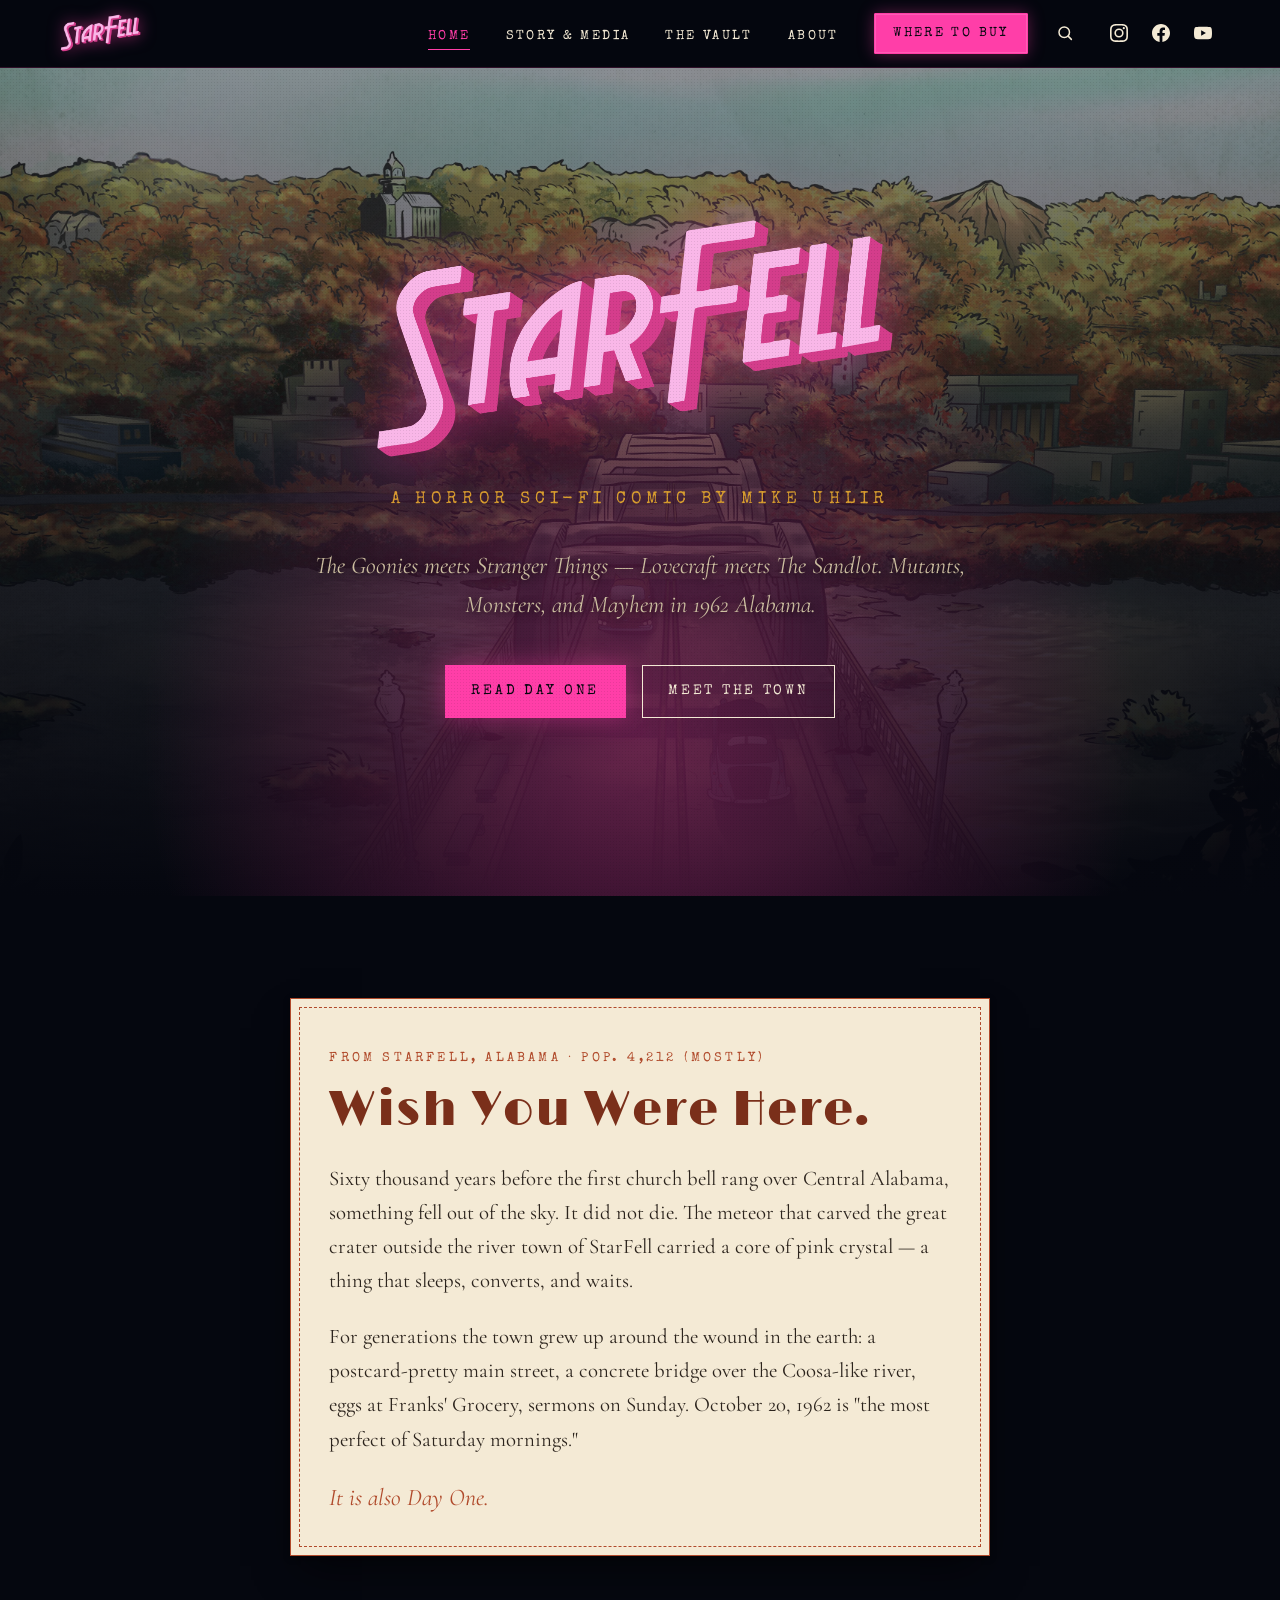
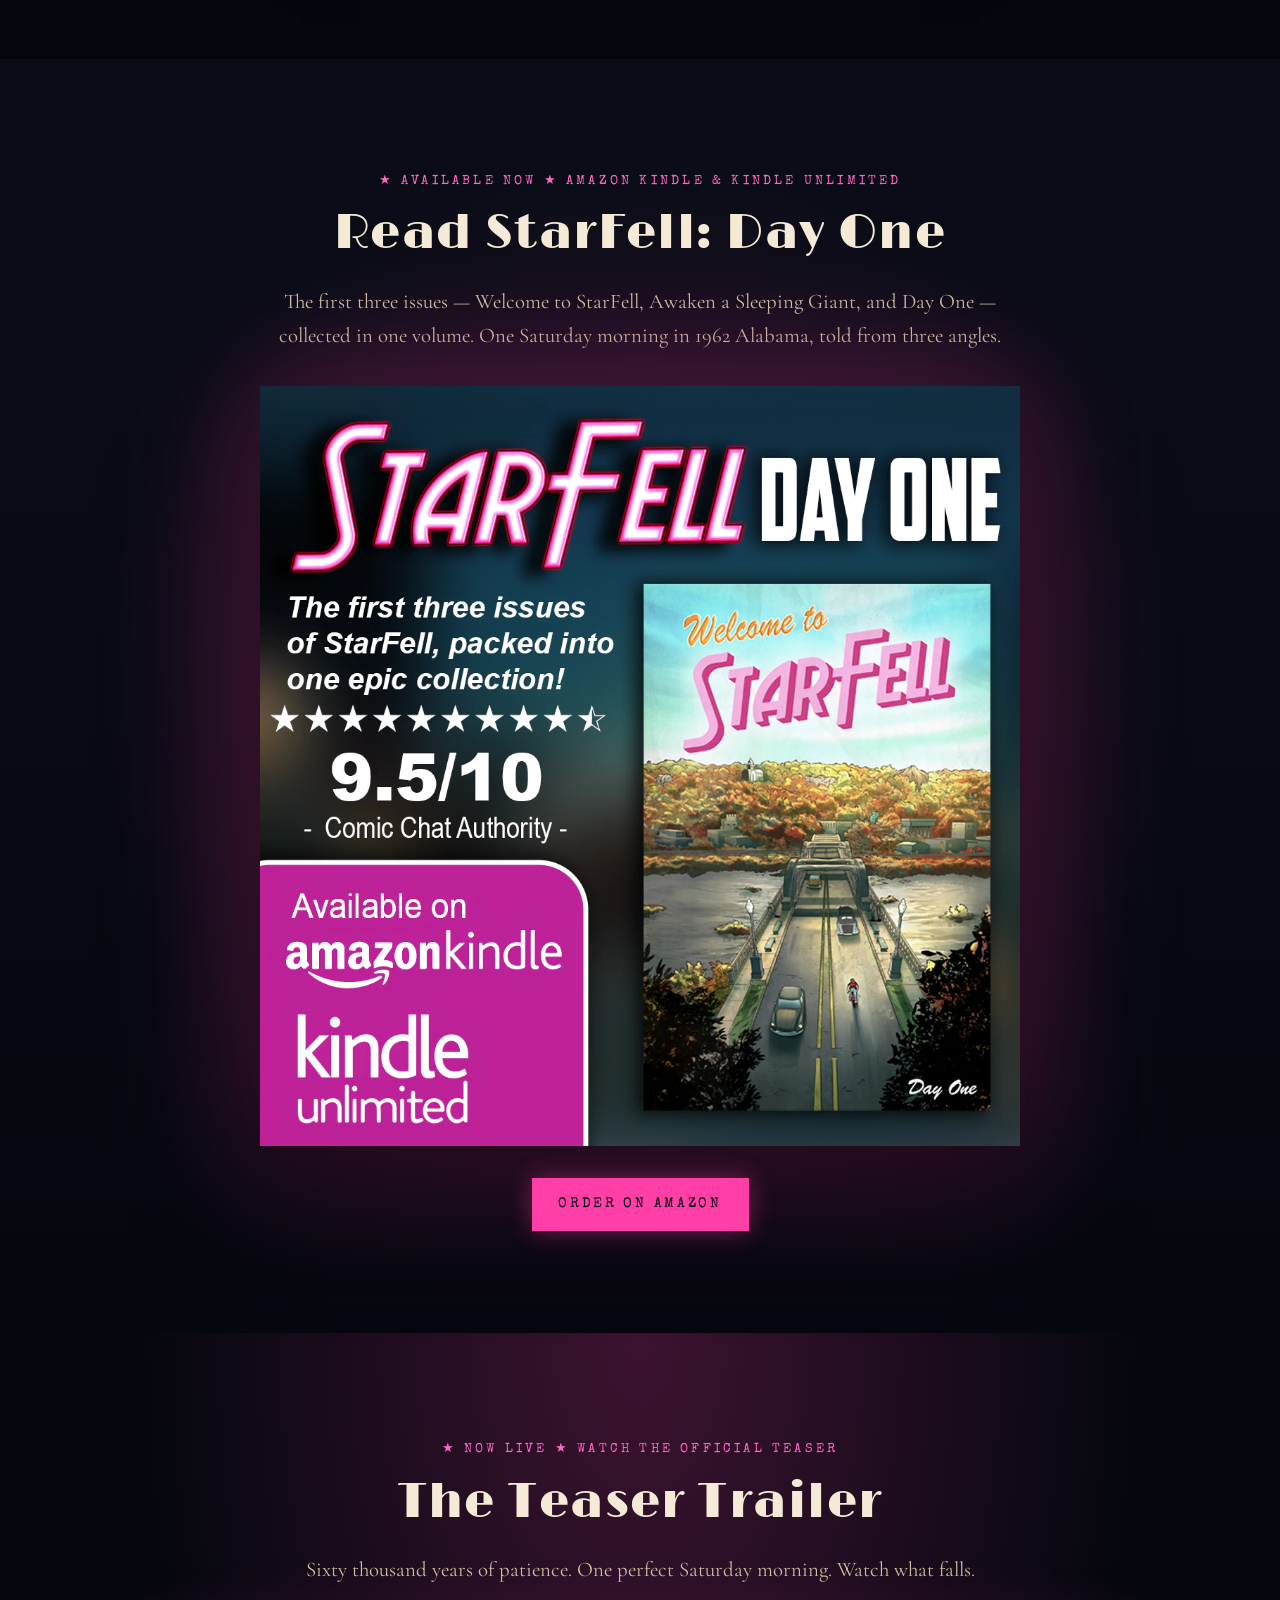
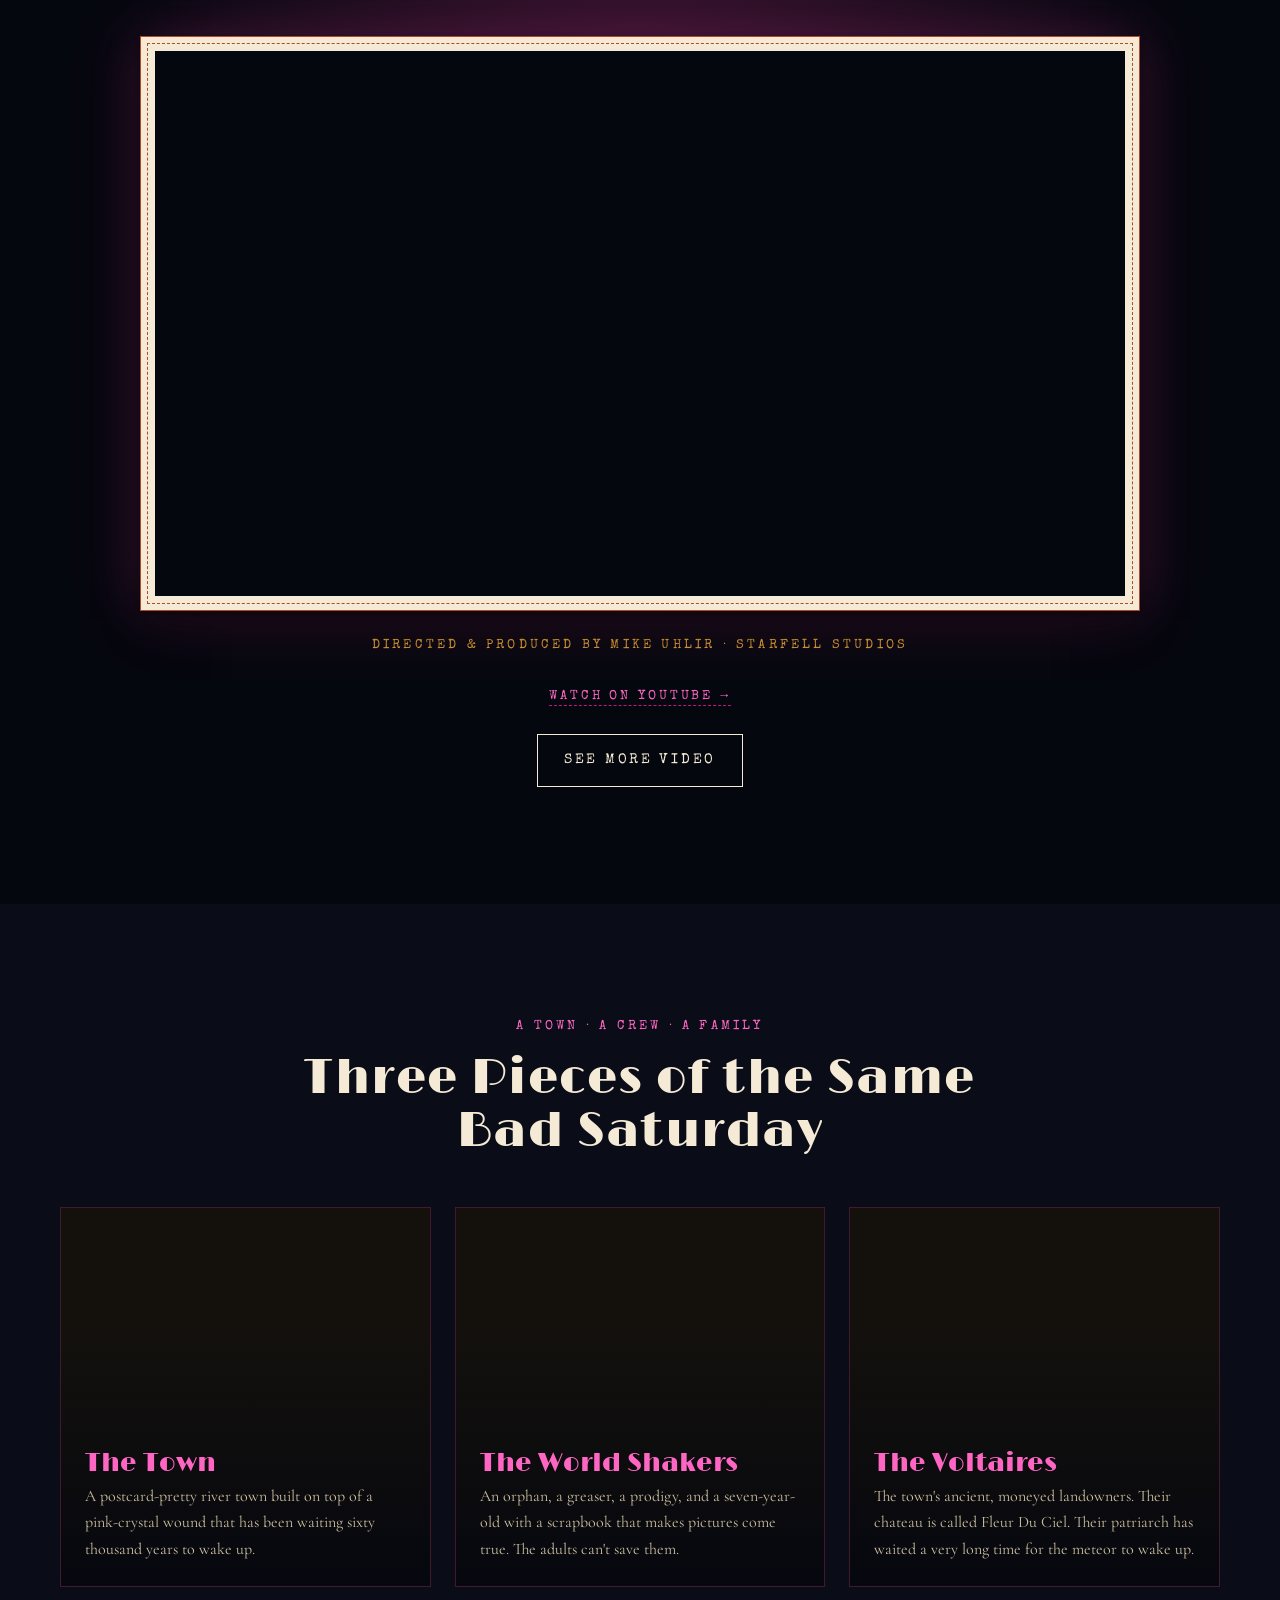
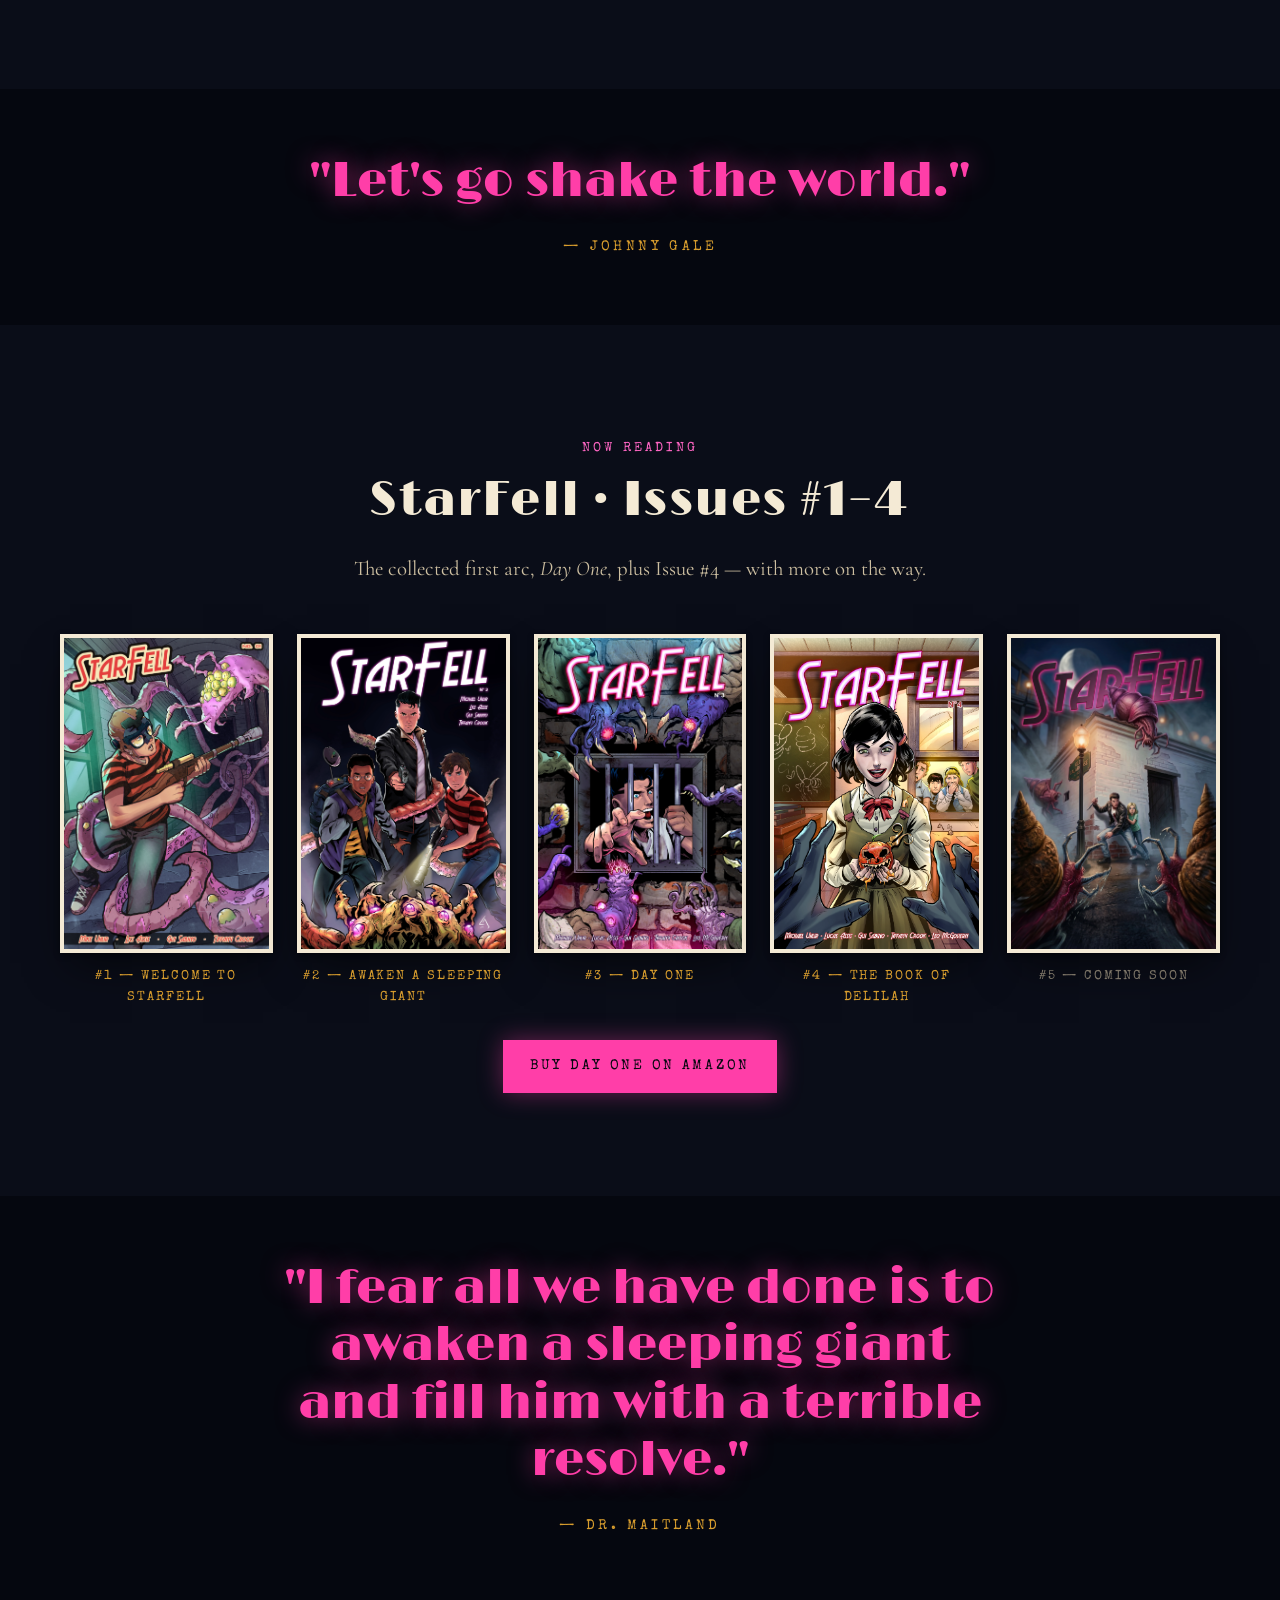
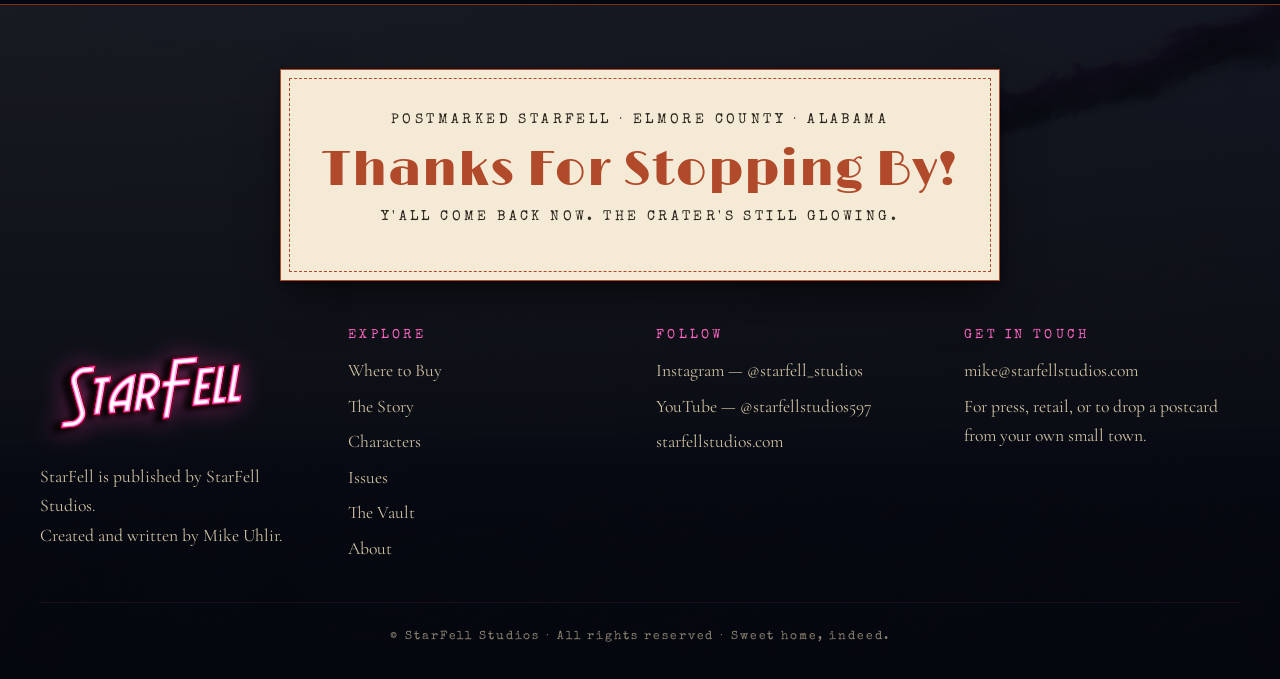
<file: docs/index.html>
<!doctype html>
<html lang="en">
<head>
  <meta charset="utf-8">
  <meta name="viewport" content="width=device-width, initial-scale=1">
  <title>StarFell — Mutants, Monsters, and Mayhem in 1962 Alabama</title>
  <meta name="description" content="StarFell is a horror sci-fi comic by Mike Uhlir. The Goonies meets Stranger Things — Lovecraft meets The Sandlot. October 20, 1962. The sky finally answers back.">
  <meta property="og:title" content="StarFell — Day One">
  <meta property="og:description" content="Mutants, Monsters, and Mayhem in 1962 Alabama. A horror sci-fi comic by Mike Uhlir.">
  <meta property="og:image" content="assets/covers/Dayone_Bridge_Cover_v2.webp">
  <meta property="og:type" content="website">
  <link rel="icon" href="assets/logos/StarFell_retro_logo.webp" type="image/webp">
  <link rel="stylesheet" href="css/styles.css">
</head>
<body>

  <!-- ============ NAV ============ -->
  <nav class="site-nav">
    <div class="nav-inner">
      <a href="index.html" class="nav-logo" aria-label="StarFell home">
        <img src="assets/logos/StarFell_retro_logo.webp" alt="StarFell">
      </a>
      <ul class="nav-links" id="primary-nav">
        <li><a href="index.html" class="active">Home</a></li>
        <li><a href="story-media.html">Story &amp; Media</a></li>
        <li><a href="vault.html">The Vault</a></li>
        <li><a href="about.html">About</a></li>
        <li class="nav-cta-wrap"><a href="buy.html" class="nav-cta">Where to Buy</a></li>
      </ul>
      <!-- ============ VAULT SEARCH ============ -->
      <div class="nav-search" data-nav-search>
        <button type="button" class="nav-search-toggle" aria-label="Search the Vault" aria-expanded="false" aria-controls="nav-search-panel">
          <svg viewBox="0 0 24 24" fill="none" stroke="currentColor" stroke-width="2" stroke-linecap="round" stroke-linejoin="round" aria-hidden="true"><circle cx="11" cy="11" r="7"></circle><line x1="20.5" y1="20.5" x2="16.5" y2="16.5"></line></svg>
        </button>
        <div class="nav-search-panel" id="nav-search-panel">
          <div class="nav-search-bar">
            <input type="search" class="nav-search-input" placeholder="Search the Vault — try “Delilah”, “concept art”, “Wetumpka”…" aria-label="Search all Vault images" autocomplete="off" spellcheck="false">
            <div class="nav-search-results" role="listbox" aria-label="Vault search results"></div>
          </div>
        </div>
      </div>
      <div class="nav-social" aria-label="StarFell on social media">
        <a href="https://www.instagram.com/starfell_studios/" target="_blank" rel="noopener" aria-label="Instagram"><svg viewBox="0 0 24 24" fill="currentColor" aria-hidden="true"><path d="M12 2.16c3.2 0 3.58.01 4.85.07 1.17.05 1.8.25 2.23.41.56.22.96.48 1.38.9.42.42.68.82.9 1.38.16.42.36 1.06.41 2.23.06 1.27.07 1.65.07 4.85s-.01 3.58-.07 4.85c-.05 1.17-.25 1.8-.41 2.23-.22.56-.48.96-.9 1.38-.42.42-.82.68-1.38.9-.42.16-1.06.36-2.23.41-1.27.06-1.65.07-4.85.07s-3.58-.01-4.85-.07c-1.17-.05-1.8-.25-2.23-.41-.56-.22-.96-.48-1.38-.9-.42-.42-.68-.82-.9-1.38-.16-.42-.36-1.06-.41-2.23C2.17 15.58 2.16 15.2 2.16 12s.01-3.58.07-4.85c.05-1.17.25-1.8.41-2.23.22-.56.48-.96.9-1.38.42-.42.82-.68 1.38-.9.42-.16 1.06-.36 2.23-.41C8.42 2.17 8.8 2.16 12 2.16M12 0C8.74 0 8.33.01 7.05.07 5.78.13 4.9.33 4.14.63c-.79.31-1.46.72-2.13 1.38C1.35 2.68.94 3.35.63 4.14.33 4.9.13 5.78.07 7.05.01 8.33 0 8.74 0 12s.01 3.67.07 4.95c.06 1.27.26 2.15.56 2.91.31.79.72 1.46 1.38 2.13.67.66 1.34 1.07 2.13 1.38.76.3 1.64.5 2.91.56C8.33 23.99 8.74 24 12 24s3.67-.01 4.95-.07c1.27-.06 2.15-.26 2.91-.56.79-.31 1.46-.72 2.13-1.38.66-.67 1.07-1.34 1.38-2.13.3-.76.5-1.64.56-2.91.06-1.28.07-1.69.07-4.95s-.01-3.67-.07-4.95c-.06-1.27-.26-2.15-.56-2.91-.31-.79-.72-1.46-1.38-2.13C21.32 1.35 20.65.94 19.86.63 19.1.33 18.22.13 16.95.07 15.67.01 15.26 0 12 0zm0 5.84A6.16 6.16 0 0 0 5.84 12 6.16 6.16 0 0 0 12 18.16 6.16 6.16 0 0 0 18.16 12 6.16 6.16 0 0 0 12 5.84zM12 16a4 4 0 1 1 0-8 4 4 0 0 1 0 8zm6.41-11.85a1.44 1.44 0 1 0 0 2.88 1.44 1.44 0 0 0 0-2.88z"/></svg></a>
        <a href="https://www.facebook.com/profile.php?id=100083466513961" target="_blank" rel="noopener" aria-label="Facebook"><svg viewBox="0 0 24 24" fill="currentColor" aria-hidden="true"><path d="M24 12.07C24 5.41 18.63 0 12 0S0 5.41 0 12.07c0 6.02 4.39 11.02 10.13 11.93v-8.44H7.08v-3.49h3.04V9.41c0-3.02 1.79-4.69 4.53-4.69 1.31 0 2.68.24 2.68.24v2.97h-1.51c-1.49 0-1.95.93-1.95 1.89v2.26h3.33l-.53 3.49h-2.8v8.44C19.61 23.09 24 18.09 24 12.07z"/></svg></a>
        <a href="https://www.youtube.com/@starfellstudios597" target="_blank" rel="noopener" aria-label="YouTube"><svg viewBox="0 0 24 24" fill="currentColor" aria-hidden="true"><path d="M23.5 6.2a3.02 3.02 0 0 0-2.13-2.14C19.5 3.55 12 3.55 12 3.55s-7.5 0-9.38.51A3.02 3.02 0 0 0 .5 6.2C0 8.07 0 12 0 12s0 3.93.5 5.8c.27 1.03 1.08 1.84 2.12 2.14 1.88.5 9.38.5 9.38.5s7.5 0 9.38-.5a3.02 3.02 0 0 0 2.12-2.14c.5-1.87.5-5.8.5-5.8s0-3.93-.5-5.8zM9.55 15.59V8.41l6.34 3.59-6.34 3.59z"/></svg></a>
      </div>
      <button class="nav-toggle" aria-expanded="false" aria-controls="primary-nav">Menu</button>
    </div>
  </nav>

  <!-- ============ HERO ============ -->
  <header class="hero">
    <div class="hero-inner">
      <img src="assets/logos/StarFell_retro_logo.webp" alt="StarFell" class="hero-logo">
      <p class="tagline">A horror sci-fi comic by Mike Uhlir</p>
      <p class="logline">
        <em>The Goonies</em> meets <em>Stranger Things</em> — Lovecraft meets <em>The Sandlot</em>.
        Mutants, Monsters, and Mayhem in 1962 Alabama.
      </p>
      <div class="btn-row" style="justify-content:center;">
        <a href="buy.html" class="btn primary">Read Day One</a>
        <a href="story-media.html#characters" class="btn">Meet the Town</a>
      </div>
    </div>
  </header>

  <!-- ============ INTRO POSTCARD ============ -->
  <section class="darker">
    <div class="wrap" style="max-width: 780px;">
      <div class="postcard">
        <p class="eyebrow" style="color: var(--rust);">From StarFell, Alabama · Pop. 4,212 (mostly)</p>
        <h2 class="display-2" style="color: var(--rust-deep);">Wish You Were Here.</h2>
        <p style="font-size: 1em; color: var(--ink-soft);">
          Sixty thousand years before the first church bell rang over Central Alabama, something fell out of the sky.
          It did not die. The meteor that carved the great crater outside the river town of StarFell carried a core
          of pink crystal — a thing that sleeps, converts, and waits.
        </p>
        <p style="font-size: 1em; color: var(--ink-soft);">
          For generations the town grew up around the wound in the earth: a postcard-pretty main street, a concrete
          bridge over the Coosa-like river, eggs at Franks' Grocery, sermons on Sunday. October 20, 1962 is
          "the most perfect of Saturday mornings."
        </p>
        <p style="font-size: 1.15em; color: var(--rust); font-style: italic; margin-bottom: 0;">
          It is also Day One.
        </p>
      </div>
    </div>
  </section>

  <!-- ============ DAY ONE AMAZON PROMO ============ -->
  <section class="dayone-promo">
    <div class="wrap">
      <div class="section-head" style="margin-bottom: 2rem;">
        <span class="eyebrow pink">★ Available Now ★ Amazon Kindle &amp; Kindle Unlimited</span>
        <h2 class="display-2">Read StarFell: Day One</h2>
        <p>The first three issues — Welcome to StarFell, Awaken a Sleeping Giant, and Day One — collected in one volume. One Saturday morning in 1962 Alabama, told from three angles.</p>
      </div>

      <a href="https://www.amazon.com/StarFell-Day-One-Michael-Uhlir/dp/B0DJTSJTN9" target="_blank" rel="noopener" class="dayone-promo-card" aria-label="Order StarFell: Day One on Amazon">
        <img src="assets/covers/dayone_amazon_ad.webp" alt="StarFell: Day One — 9.5/10 from Comic Chat Authority — Available on Amazon Kindle and Kindle Unlimited">
      </a>

      <div class="center mt-2">
        <a href="https://www.amazon.com/StarFell-Day-One-Michael-Uhlir/dp/B0DJTSJTN9" target="_blank" rel="noopener" class="btn primary">Order on Amazon</a>
      </div>
    </div>
  </section>

  <!-- ============ FEATURED TRAILER ============ -->
  <section class="featured-trailer">
    <div class="wrap">
      <div class="section-head">
        <span class="eyebrow pink">★ Now Live ★ Watch the Official Teaser</span>
        <h2 class="display-2">The Teaser Trailer</h2>
        <p>Sixty thousand years of patience. One perfect Saturday morning. Watch what falls.</p>
      </div>

      <div class="video-frame">
        <div class="video-embed">
          <iframe
            src="https://www.youtube-nocookie.com/embed/pMkOhH7X6Mg?rel=0"
            title="StarFell — Official Teaser Trailer"
            allow="accelerometer; autoplay; clipboard-write; encrypted-media; gyroscope; picture-in-picture; web-share"
            referrerpolicy="strict-origin-when-cross-origin"
            allowfullscreen></iframe>
        </div>
      </div>

      <div class="video-caption">
        <p class="stamp">Directed &amp; Produced by Mike Uhlir · StarFell Studios</p>
        <p style="margin-top: 1.2rem;">
          <a href="https://youtu.be/pMkOhH7X6Mg" target="_blank" rel="noopener" class="watch-link">Watch on YouTube →</a>
        </p>
        <p style="margin-top: 1.5rem;">
          <a href="vault.html#wing-8" class="btn">See More Video</a>
        </p>
      </div>
    </div>
  </section>

  <!-- ============ THREE PANEL TEASER ============ -->
  <section class="dark">
    <div class="wrap">
      <div class="section-head">
        <span class="eyebrow pink">A Town · A Crew · A Family</span>
        <h2 class="display-2">Three Pieces of the Same Bad Saturday</h2>
      </div>

      <div class="teaser-grid">
        <a href="story-media.html#story" class="teaser-card">
          <div class="bg" data-bg="assets/concept/crater.webp"></div>
          <div class="content">
            <h3>The Town</h3>
            <p>A postcard-pretty river town built on top of a pink-crystal wound that has been waiting sixty thousand years to wake up.</p>
          </div>
        </a>

        <a href="story-media.html#world-shakers" class="teaser-card">
          <div class="bg" data-bg="assets/concept/Illustration_boyvsmonster.webp"></div>
          <div class="content">
            <h3>The World Shakers</h3>
            <p>An orphan, a greaser, a prodigy, and a seven-year-old with a scrapbook that makes pictures come true. The adults can't save them.</p>
          </div>
        </a>

        <a href="story-media.html#voltaires" class="teaser-card">
          <div class="bg" data-bg="assets/characters/Alistair_character_sheet.webp"></div>
          <div class="content">
            <h3>The Voltaires</h3>
            <p>The town's ancient, moneyed landowners. Their chateau is called Fleur Du Ciel. Their patriarch has waited a very long time for the meteor to wake up.</p>
          </div>
        </a>
      </div>
    </div>
  </section>

  <!-- ============ PULL QUOTE ============ -->
  <section class="darker pull-quote">
    <blockquote>"Let's go shake the world."</blockquote>
    <cite>— Johnny Gale</cite>
  </section>

  <!-- ============ ISSUES STRIP ============ -->
  <section class="dark">
    <div class="wrap">
      <div class="section-head">
        <span class="eyebrow pink">Now Reading</span>
        <h2 class="display-2">StarFell · Issues #1–4</h2>
        <p>The collected first arc, <em>Day One</em>, plus Issue #4 — with more on the way.</p>
      </div>

      <div class="cover-strip">
        <a href="story-media.html#issue-1" class="cover-card">
          <img src="assets/covers/Starfell_Issue_01_Front_Cover.webp" alt="StarFell Issue 1 cover">
          <span class="label">#1 — Welcome to StarFell</span>
        </a>
        <a href="story-media.html#issue-2" class="cover-card">
          <img src="assets/covers/StarFell_Cover_Issue2_A.webp" alt="StarFell Issue 2 cover">
          <span class="label">#2 — Awaken a Sleeping Giant</span>
        </a>
        <a href="story-media.html#issue-3" class="cover-card">
          <img src="assets/covers/StarFell_Cover_Issue3_A.webp" alt="StarFell Issue 3 cover">
          <span class="label">#3 — Day One</span>
        </a>
        <a href="story-media.html#issue-4" class="cover-card">
          <img src="assets/covers/Starfell_issue4 COVER A.webp" alt="StarFell Issue 4 cover">
          <span class="label">#4 — The Book of Delilah</span>
        </a>
        <a href="story-media.html#issue-5" class="cover-card">
          <img src="assets/covers/StarFell_Issue_Five_Cover_A.webp" alt="StarFell Issue 5 cover">
          <span class="label dim">#5 — Coming Soon</span>
        </a>
      </div>

      <div class="center mt-2">
        <a href="buy.html" class="btn primary">Buy Day One on Amazon</a>
      </div>
    </div>
  </section>

  <!-- ============ MAITLAND QUOTE ============ -->
  <section class="darker pull-quote">
    <blockquote>"I fear all we have done is to awaken a sleeping giant<br>and fill him with a terrible resolve."</blockquote>
    <cite>— Dr. Maitland</cite>
  </section>

  <!-- ============ FOOTER ============ -->
  <footer class="site-footer">
    <div class="footer-postcard">
      <div class="postcard">
        <p class="postcard-sub">Postmarked StarFell · Elmore County · Alabama</p>
        <h3 class="postcard-title">Thanks For Stopping By!</h3>
        <p class="postcard-sub">Y'all come back now. The crater's still glowing.</p>
      </div>
    </div>

    <div class="footer-grid">
      <div class="footer-col">
        <img src="assets/logos/banner_logo.webp" alt="StarFell" class="footer-logo">
        <p>StarFell is published by StarFell Studios.<br>Created and written by Mike Uhlir.</p>
      </div>
      <div class="footer-col">
        <h4>Explore</h4>
        <a href="buy.html">Where to Buy</a>
        <a href="story-media.html#story">The Story</a>
        <a href="story-media.html#characters">Characters</a>
        <a href="story-media.html#issues">Issues</a>
        <a href="vault.html">The Vault</a>
        <a href="about.html">About</a>
      </div>
      <div class="footer-col">
        <h4>Follow</h4>
        <a href="https://www.instagram.com/starfell_studios/" target="_blank" rel="noopener">Instagram — @starfell_studios</a>
        <a href="https://www.youtube.com/@starfellstudios597" target="_blank" rel="noopener">YouTube — @starfellstudios597</a>
        <a href="https://www.starfellstudios.com" target="_blank" rel="noopener">starfellstudios.com</a>
      </div>
      <div class="footer-col">
        <h4>Get In Touch</h4>
        <a href="mailto:mike@starfellstudios.com">mike@starfellstudios.com</a>
        <p>For press, retail, or to drop a postcard from your own small town.</p>
      </div>
    </div>

    <div class="footer-bottom">
      © StarFell Studios · All rights reserved · Sweet home, indeed.
    </div>
  </footer>

  <script src="search-index.js"></script>
  <script src="js/main.js"></script>
</body>
</html>
</file>
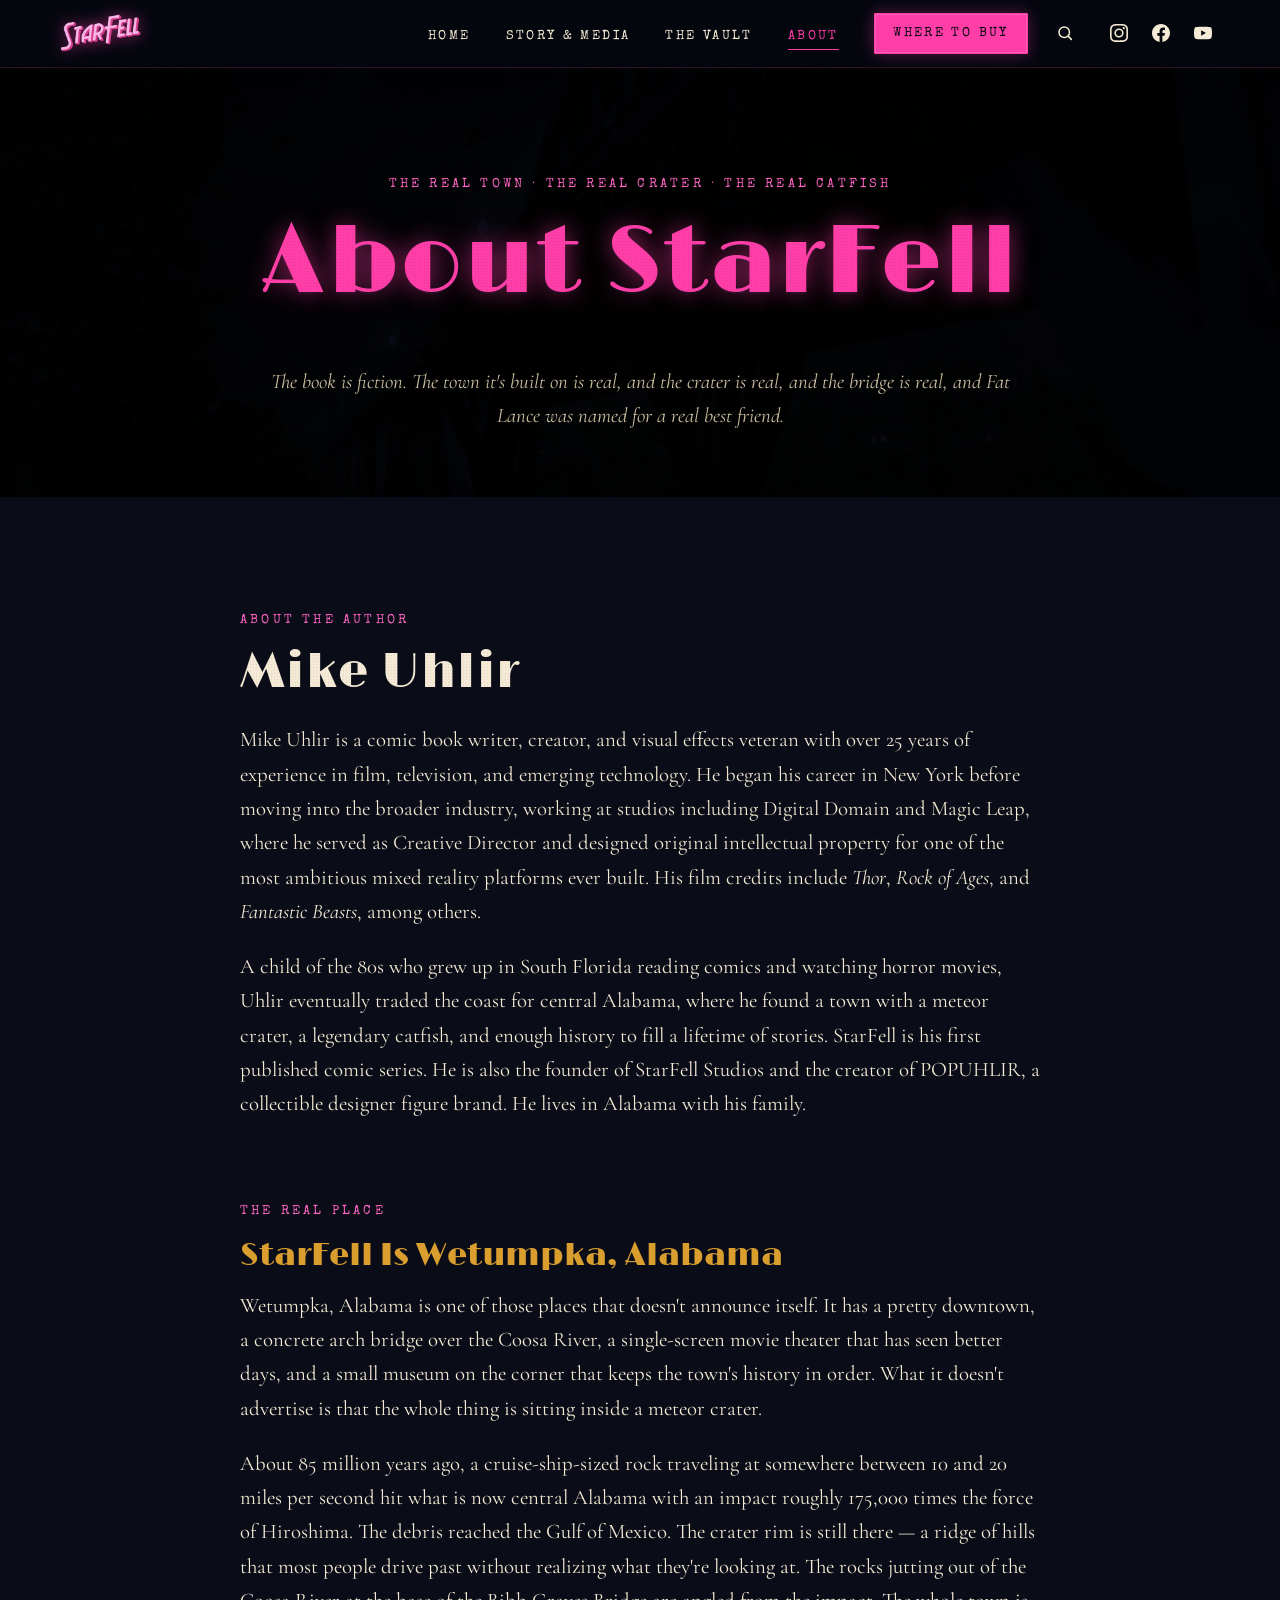
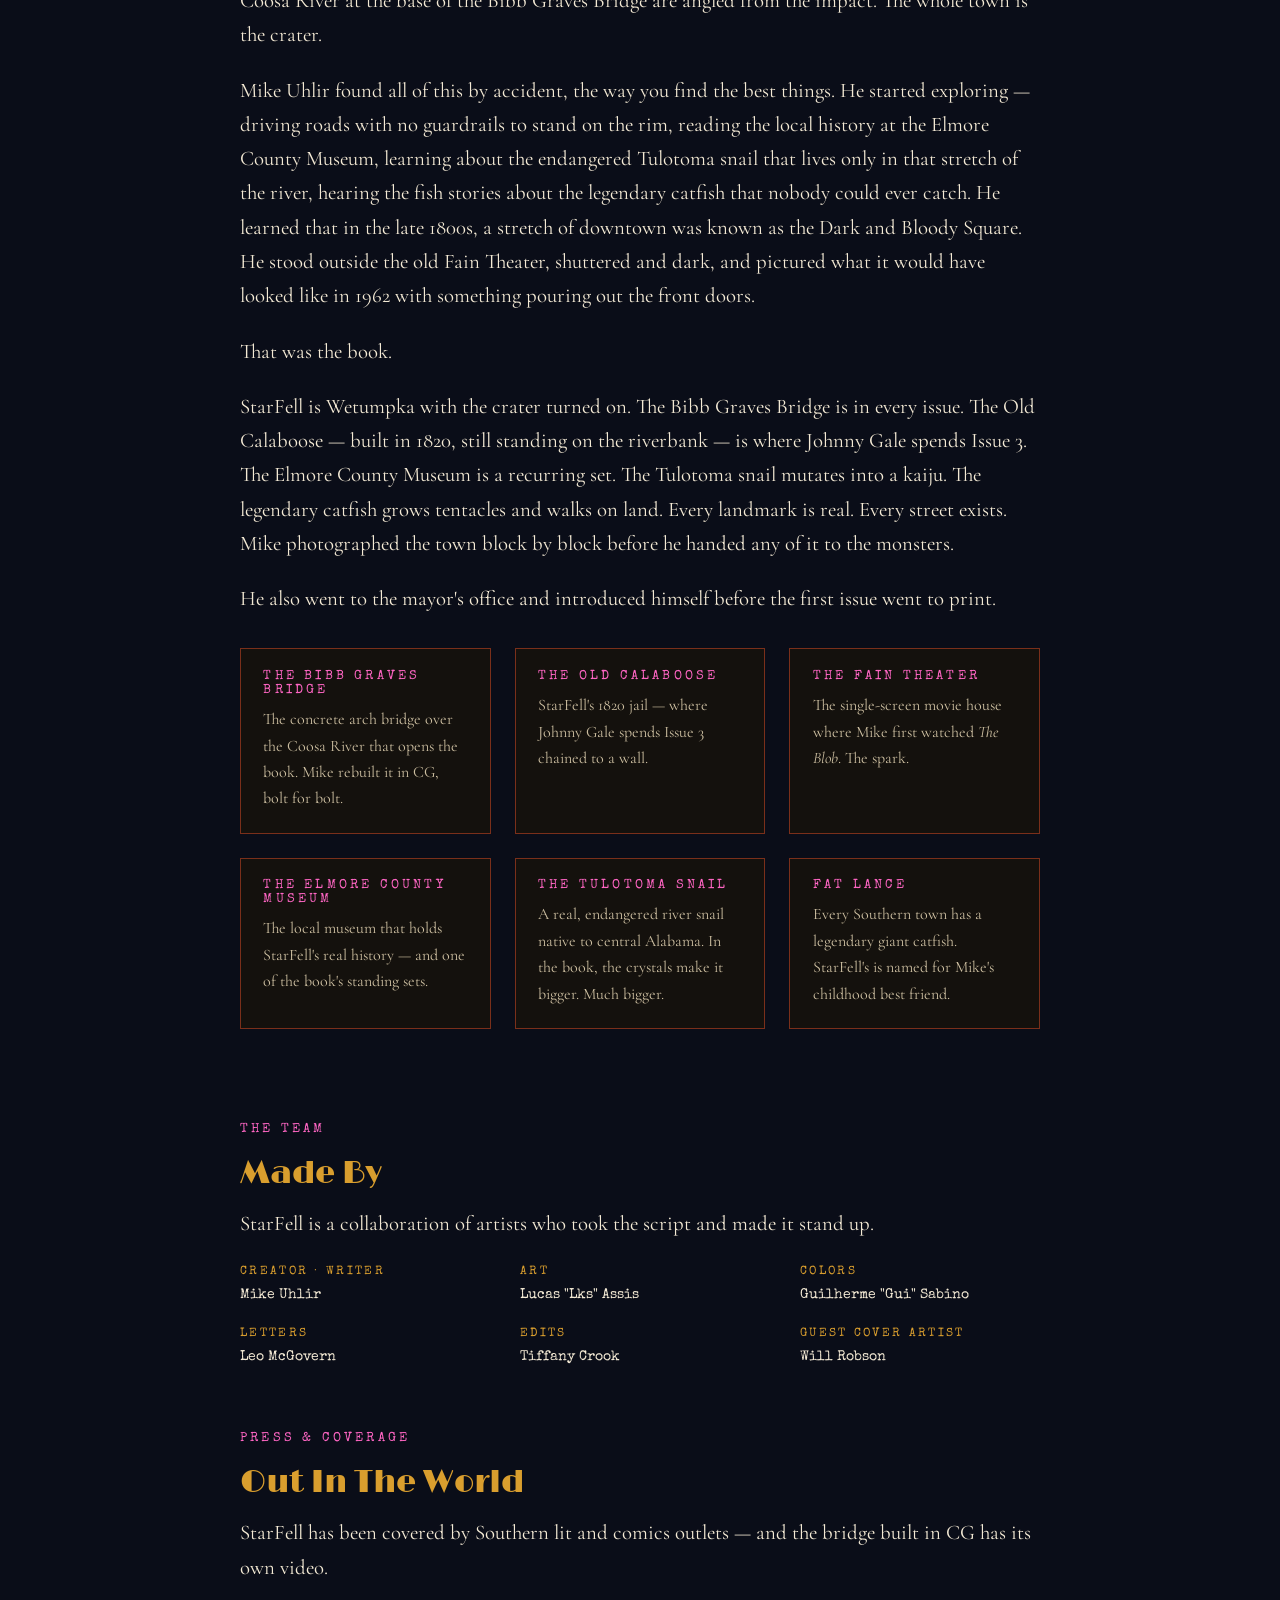
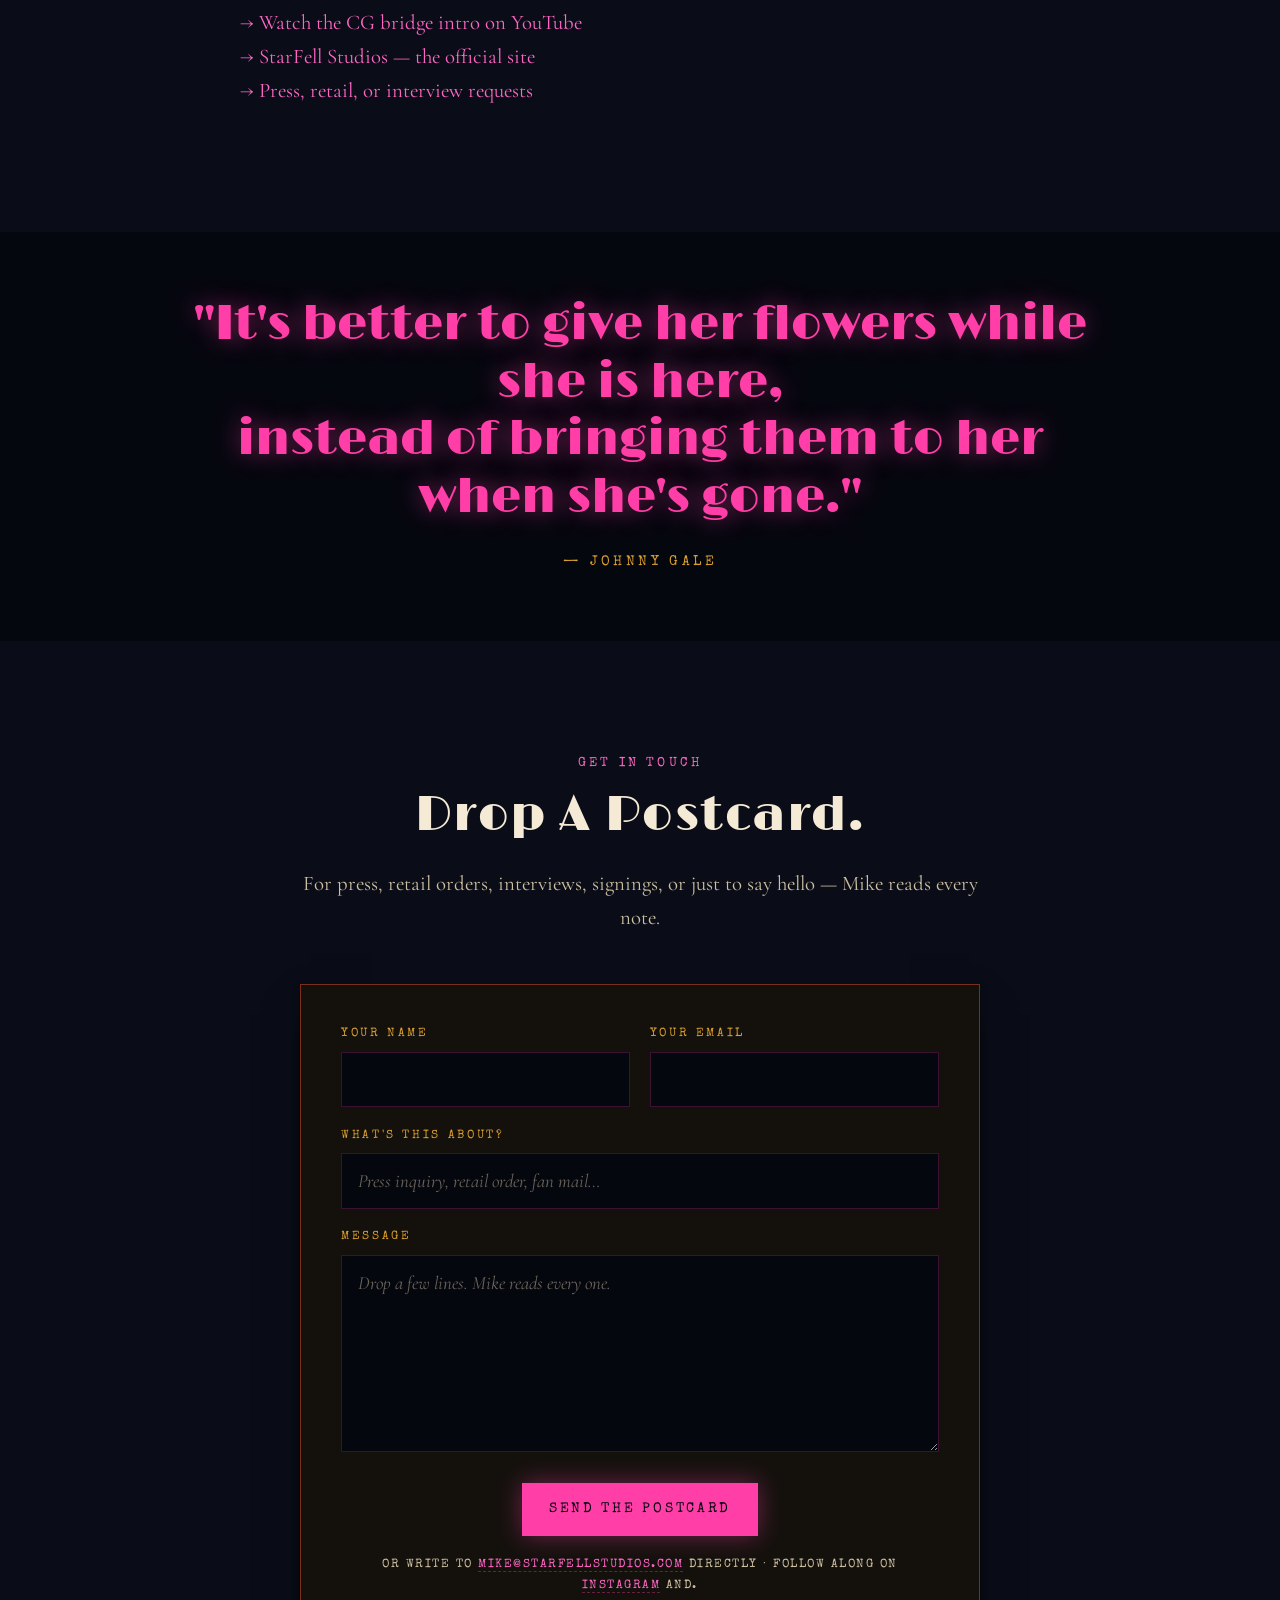
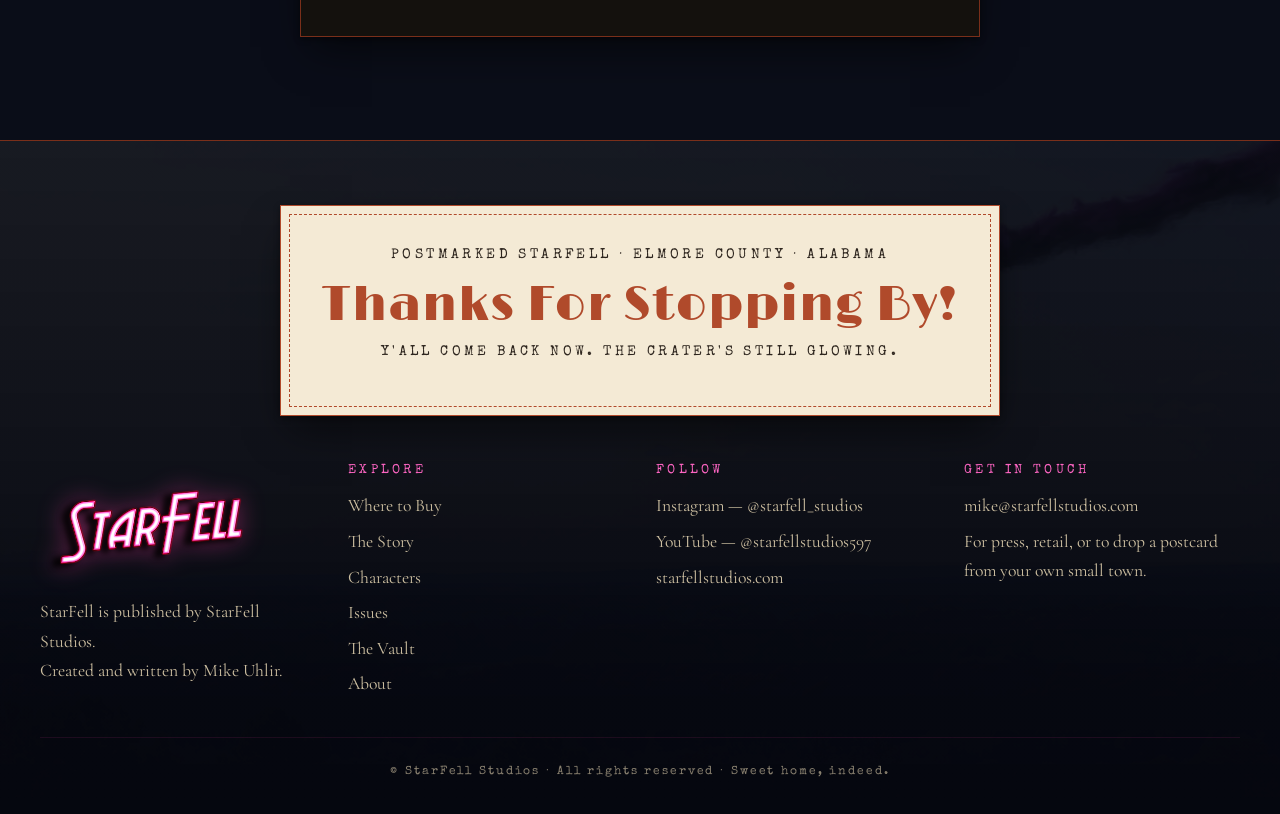
<file: docs/about.html>
<!doctype html>
<html lang="en">
<head>
  <meta charset="utf-8">
  <meta name="viewport" content="width=device-width, initial-scale=1">
  <title>About — StarFell</title>
  <meta name="description" content="The real Wetumpka crater. The bolt-accurate bridge. The team behind StarFell. The story behind the story.">
  <link rel="icon" href="assets/logos/StarFell_retro_logo.webp" type="image/webp">
  <link rel="stylesheet" href="css/styles.css">
</head>
<body>

  <nav class="site-nav">
    <div class="nav-inner">
      <a href="index.html" class="nav-logo" aria-label="StarFell home">
        <img src="assets/logos/StarFell_retro_logo.webp" alt="StarFell">
      </a>
      <ul class="nav-links" id="primary-nav">
        <li><a href="index.html">Home</a></li>
        <li><a href="story-media.html">Story &amp; Media</a></li>
        <li><a href="vault.html">The Vault</a></li>
        <li><a href="about.html" class="active">About</a></li>
        <li class="nav-cta-wrap"><a href="buy.html" class="nav-cta">Where to Buy</a></li>
      </ul>
      <!-- ============ VAULT SEARCH ============ -->
      <div class="nav-search" data-nav-search>
        <button type="button" class="nav-search-toggle" aria-label="Search the Vault" aria-expanded="false" aria-controls="nav-search-panel">
          <svg viewBox="0 0 24 24" fill="none" stroke="currentColor" stroke-width="2" stroke-linecap="round" stroke-linejoin="round" aria-hidden="true"><circle cx="11" cy="11" r="7"></circle><line x1="20.5" y1="20.5" x2="16.5" y2="16.5"></line></svg>
        </button>
        <div class="nav-search-panel" id="nav-search-panel">
          <div class="nav-search-bar">
            <input type="search" class="nav-search-input" placeholder="Search the Vault — try “Delilah”, “concept art”, “Wetumpka”…" aria-label="Search all Vault images" autocomplete="off" spellcheck="false">
            <div class="nav-search-results" role="listbox" aria-label="Vault search results"></div>
          </div>
        </div>
      </div>
      <div class="nav-social" aria-label="StarFell on social media">
        <a href="https://www.instagram.com/starfell_studios/" target="_blank" rel="noopener" aria-label="Instagram"><svg viewBox="0 0 24 24" fill="currentColor" aria-hidden="true"><path d="M12 2.16c3.2 0 3.58.01 4.85.07 1.17.05 1.8.25 2.23.41.56.22.96.48 1.38.9.42.42.68.82.9 1.38.16.42.36 1.06.41 2.23.06 1.27.07 1.65.07 4.85s-.01 3.58-.07 4.85c-.05 1.17-.25 1.8-.41 2.23-.22.56-.48.96-.9 1.38-.42.42-.82.68-1.38.9-.42.16-1.06.36-2.23.41-1.27.06-1.65.07-4.85.07s-3.58-.01-4.85-.07c-1.17-.05-1.8-.25-2.23-.41-.56-.22-.96-.48-1.38-.9-.42-.42-.68-.82-.9-1.38-.16-.42-.36-1.06-.41-2.23C2.17 15.58 2.16 15.2 2.16 12s.01-3.58.07-4.85c.05-1.17.25-1.8.41-2.23.22-.56.48-.96.9-1.38.42-.42.82-.68 1.38-.9.42-.16 1.06-.36 2.23-.41C8.42 2.17 8.8 2.16 12 2.16M12 0C8.74 0 8.33.01 7.05.07 5.78.13 4.9.33 4.14.63c-.79.31-1.46.72-2.13 1.38C1.35 2.68.94 3.35.63 4.14.33 4.9.13 5.78.07 7.05.01 8.33 0 8.74 0 12s.01 3.67.07 4.95c.06 1.27.26 2.15.56 2.91.31.79.72 1.46 1.38 2.13.67.66 1.34 1.07 2.13 1.38.76.3 1.64.5 2.91.56C8.33 23.99 8.74 24 12 24s3.67-.01 4.95-.07c1.27-.06 2.15-.26 2.91-.56.79-.31 1.46-.72 2.13-1.38.66-.67 1.07-1.34 1.38-2.13.3-.76.5-1.64.56-2.91.06-1.28.07-1.69.07-4.95s-.01-3.67-.07-4.95c-.06-1.27-.26-2.15-.56-2.91-.31-.79-.72-1.46-1.38-2.13C21.32 1.35 20.65.94 19.86.63 19.1.33 18.22.13 16.95.07 15.67.01 15.26 0 12 0zm0 5.84A6.16 6.16 0 0 0 5.84 12 6.16 6.16 0 0 0 12 18.16 6.16 6.16 0 0 0 18.16 12 6.16 6.16 0 0 0 12 5.84zM12 16a4 4 0 1 1 0-8 4 4 0 0 1 0 8zm6.41-11.85a1.44 1.44 0 1 0 0 2.88 1.44 1.44 0 0 0 0-2.88z"/></svg></a>
        <a href="https://www.facebook.com/profile.php?id=100083466513961" target="_blank" rel="noopener" aria-label="Facebook"><svg viewBox="0 0 24 24" fill="currentColor" aria-hidden="true"><path d="M24 12.07C24 5.41 18.63 0 12 0S0 5.41 0 12.07c0 6.02 4.39 11.02 10.13 11.93v-8.44H7.08v-3.49h3.04V9.41c0-3.02 1.79-4.69 4.53-4.69 1.31 0 2.68.24 2.68.24v2.97h-1.51c-1.49 0-1.95.93-1.95 1.89v2.26h3.33l-.53 3.49h-2.8v8.44C19.61 23.09 24 18.09 24 12.07z"/></svg></a>
        <a href="https://www.youtube.com/@starfellstudios597" target="_blank" rel="noopener" aria-label="YouTube"><svg viewBox="0 0 24 24" fill="currentColor" aria-hidden="true"><path d="M23.5 6.2a3.02 3.02 0 0 0-2.13-2.14C19.5 3.55 12 3.55 12 3.55s-7.5 0-9.38.51A3.02 3.02 0 0 0 .5 6.2C0 8.07 0 12 0 12s0 3.93.5 5.8c.27 1.03 1.08 1.84 2.12 2.14 1.88.5 9.38.5 9.38.5s7.5 0 9.38-.5a3.02 3.02 0 0 0 2.12-2.14c.5-1.87.5-5.8.5-5.8s0-3.93-.5-5.8zM9.55 15.59V8.41l6.34 3.59-6.34 3.59z"/></svg></a>
      </div>
      <button class="nav-toggle" aria-expanded="false" aria-controls="primary-nav">Menu</button>
    </div>
  </nav>

  <header class="about-hero">
    <span class="eyebrow pink">The Real Town · The Real Crater · The Real Catfish</span>
    <h1 class="display-1">About StarFell</h1>
    <p style="max-width:760px; margin:0 auto; color: var(--bone); font-style: italic;">
      The book is fiction. The town it's built on is real, and the crater is real, and the bridge is real,
      and Fat Lance was named for a real best friend.
    </p>
  </header>

  <section class="dark">
    <div class="wrap" style="max-width: 880px;">
      <div class="about-grid">

        <div>
          <span class="eyebrow pink">About The Author</span>
          <h2 class="display-2">Mike Uhlir</h2>
          <p>
            Mike Uhlir is a comic book writer, creator, and visual effects veteran with over 25 years
            of experience in film, television, and emerging technology. He began his career in New York
            before moving into the broader industry, working at studios including Digital Domain and
            Magic Leap, where he served as Creative Director and designed original intellectual
            property for one of the most ambitious mixed reality platforms ever built. His film credits
            include <em>Thor</em>, <em>Rock of Ages</em>, and <em>Fantastic Beasts</em>, among others.
          </p>
          <p>
            A child of the 80s who grew up in South Florida reading comics and watching horror movies,
            Uhlir eventually traded the coast for central Alabama, where he found a town with a meteor
            crater, a legendary catfish, and enough history to fill a lifetime of stories. StarFell is
            his first published comic series. He is also the founder of StarFell Studios and the
            creator of POPUHLIR, a collectible designer figure brand. He lives in Alabama with his
            family.
          </p>
        </div>

        <div>
          <span class="eyebrow pink">The Real Place</span>
          <h2 class="display-3">StarFell Is Wetumpka, Alabama</h2>
          <p>
            Wetumpka, Alabama is one of those places that doesn't announce itself. It has a pretty
            downtown, a concrete arch bridge over the Coosa River, a single-screen movie theater that
            has seen better days, and a small museum on the corner that keeps the town's history in
            order. What it doesn't advertise is that the whole thing is sitting inside a meteor crater.
          </p>
          <p>
            About 85 million years ago, a cruise-ship-sized rock traveling at somewhere between 10 and
            20 miles per second hit what is now central Alabama with an impact roughly 175,000 times
            the force of Hiroshima. The debris reached the Gulf of Mexico. The crater rim is still
            there — a ridge of hills that most people drive past without realizing what they're looking
            at. The rocks jutting out of the Coosa River at the base of the Bibb Graves Bridge are
            angled from the impact. The whole town is the crater.
          </p>
          <p>
            Mike Uhlir found all of this by accident, the way you find the best things. He started
            exploring — driving roads with no guardrails to stand on the rim, reading the local history
            at the Elmore County Museum, learning about the endangered Tulotoma snail that lives only
            in that stretch of the river, hearing the fish stories about the legendary catfish that
            nobody could ever catch. He learned that in the late 1800s, a stretch of downtown was known
            as the Dark and Bloody Square. He stood outside the old Fain Theater, shuttered and dark,
            and pictured what it would have looked like in 1962 with something pouring out the front
            doors.
          </p>
          <p>
            That was the book.
          </p>
          <p>
            StarFell is Wetumpka with the crater turned on. The Bibb Graves Bridge is in every issue.
            The Old Calaboose — built in 1820, still standing on the riverbank — is where Johnny Gale
            spends Issue 3. The Elmore County Museum is a recurring set. The Tulotoma snail mutates
            into a kaiju. The legendary catfish grows tentacles and walks on land. Every landmark is
            real. Every street exists. Mike photographed the town block by block before he handed any
            of it to the monsters.
          </p>
          <p>
            He also went to the mayor's office and introduced himself before the first issue went to
            print.
          </p>

          <div class="about-fact-grid">
            <div class="fact">
              <h4>The Bibb Graves Bridge</h4>
              <p>The concrete arch bridge over the Coosa River that opens the book. Mike rebuilt it in CG, bolt for bolt.</p>
            </div>
            <div class="fact">
              <h4>The Old Calaboose</h4>
              <p>StarFell's 1820 jail — where Johnny Gale spends Issue 3 chained to a wall.</p>
            </div>
            <div class="fact">
              <h4>The Fain Theater</h4>
              <p>The single-screen movie house where Mike first watched <em>The Blob</em>. The spark.</p>
            </div>
            <div class="fact">
              <h4>The Elmore County Museum</h4>
              <p>The local museum that holds StarFell's real history — and one of the book's standing sets.</p>
            </div>
            <div class="fact">
              <h4>The Tulotoma Snail</h4>
              <p>A real, endangered river snail native to central Alabama. In the book, the crystals make it bigger. Much bigger.</p>
            </div>
            <div class="fact">
              <h4>Fat Lance</h4>
              <p>Every Southern town has a legendary giant catfish. StarFell's is named for Mike's childhood best friend.</p>
            </div>
          </div>
        </div>

        <div>
          <span class="eyebrow pink">The Team</span>
          <h2 class="display-3">Made By</h2>
          <p>StarFell is a collaboration of artists who took the script and made it stand up.</p>
          <div class="credits">
            <div class="credit"><span class="role">Creator · Writer</span><span class="name">Mike Uhlir</span></div>
            <div class="credit"><span class="role">Art</span><span class="name">Lucas "Lks" Assis</span></div>
            <div class="credit"><span class="role">Colors</span><span class="name">Guilherme "Gui" Sabino</span></div>
            <div class="credit"><span class="role">Letters</span><span class="name">Leo McGovern</span></div>
            <div class="credit"><span class="role">Edits</span><span class="name">Tiffany Crook</span></div>
            <div class="credit"><span class="role">Guest Cover Artist</span><span class="name">Will Robson</span></div>
          </div>
        </div>

        <div>
          <span class="eyebrow pink">Press &amp; Coverage</span>
          <h2 class="display-3">Out In The World</h2>
          <p>
            StarFell has been covered by Southern lit and comics outlets — and the bridge built
            in CG has its own video.
          </p>
          <p>
            <a href="https://www.youtube.com/watch?v=eNbyQ4A5AuE" target="_blank" rel="noopener">→ Watch the CG bridge intro on YouTube</a><br>
            <a href="https://www.starfellstudios.com" target="_blank" rel="noopener">→ StarFell Studios — the official site</a><br>
            <a href="mailto:mike@starfellstudios.com">→ Press, retail, or interview requests</a>
          </p>
        </div>

      </div>
    </div>
  </section>

  <section class="darker pull-quote">
    <blockquote>"It's better to give her flowers while she is here,<br>instead of bringing them to her when she's gone."</blockquote>
    <cite>— Johnny Gale</cite>
  </section>

  <section class="dark" id="contact">
    <div class="wrap" style="max-width: 760px;">
      <div class="section-head">
        <span class="eyebrow pink">Get In Touch</span>
        <h2 class="display-2">Drop A Postcard.</h2>
        <p>For press, retail orders, interviews, signings, or just to say hello — Mike reads every note.</p>
      </div>

      <form class="contact-form" action="https://formsubmit.co/mike@starfellstudios.com" method="POST">
        <input type="hidden" name="_subject" value="New message from the StarFell site">
        <input type="hidden" name="_template" value="table">
        <input type="hidden" name="_captcha" value="false">
        <input type="hidden" name="_autoresponse" value="Thanks for writing in to StarFell Studios. Mike will get back to you as soon as he can. — From StarFell, Alabama, where the crater's still glowing.">
        <input type="text" name="_honey" style="display:none" tabindex="-1" autocomplete="off">

        <div class="form-row">
          <div class="field">
            <label for="cf-name">Your Name</label>
            <input id="cf-name" name="name" type="text" required autocomplete="name">
          </div>
          <div class="field">
            <label for="cf-email">Your Email</label>
            <input id="cf-email" name="email" type="email" required autocomplete="email">
          </div>
        </div>

        <div class="field">
          <label for="cf-subject">What's This About?</label>
          <input id="cf-subject" name="subject" type="text" placeholder="Press inquiry, retail order, fan mail…">
        </div>

        <div class="field">
          <label for="cf-message">Message</label>
          <textarea id="cf-message" name="message" rows="6" required placeholder="Drop a few lines. Mike reads every one."></textarea>
        </div>

        <div class="form-actions">
          <button type="submit" class="btn primary">Send The Postcard</button>
          <p class="form-note">Or write to <a href="mailto:mike@starfellstudios.com">mike@starfellstudios.com</a> directly · Follow along on <a href="https://www.instagram.com/starfell_studios/" target="_blank" rel="noopener">Instagram</a> and.</p>
        </div>
      </form>
    </div>
  </section>

  <footer class="site-footer">
    <div class="footer-postcard">
      <div class="postcard">
        <p class="postcard-sub">Postmarked StarFell · Elmore County · Alabama</p>
        <h3 class="postcard-title">Thanks For Stopping By!</h3>
        <p class="postcard-sub">Y'all come back now. The crater's still glowing.</p>
      </div>
    </div>
    <div class="footer-grid">
      <div class="footer-col">
        <img src="assets/logos/banner_logo.webp" alt="StarFell" class="footer-logo">
        <p>StarFell is published by StarFell Studios.<br>Created and written by Mike Uhlir.</p>
      </div>
      <div class="footer-col">
        <h4>Explore</h4>
        <a href="buy.html">Where to Buy</a>
        <a href="story-media.html#story">The Story</a>
        <a href="story-media.html#characters">Characters</a>
        <a href="story-media.html#issues">Issues</a>
        <a href="vault.html">The Vault</a>
        <a href="about.html">About</a>
      </div>
      <div class="footer-col">
        <h4>Follow</h4>
        <a href="https://www.instagram.com/starfell_studios/" target="_blank" rel="noopener">Instagram — @starfell_studios</a>
        <a href="https://www.youtube.com/@starfellstudios597" target="_blank" rel="noopener">YouTube — @starfellstudios597</a>
        <a href="https://www.starfellstudios.com" target="_blank" rel="noopener">starfellstudios.com</a>
      </div>
      <div class="footer-col">
        <h4>Get In Touch</h4>
        <a href="mailto:mike@starfellstudios.com">mike@starfellstudios.com</a>
        <p>For press, retail, or to drop a postcard from your own small town.</p>
      </div>
    </div>
    <div class="footer-bottom">© StarFell Studios · All rights reserved · Sweet home, indeed.</div>
  </footer>

  <script src="search-index.js"></script>
  <script src="js/main.js"></script>
</body>
</html>
</file>
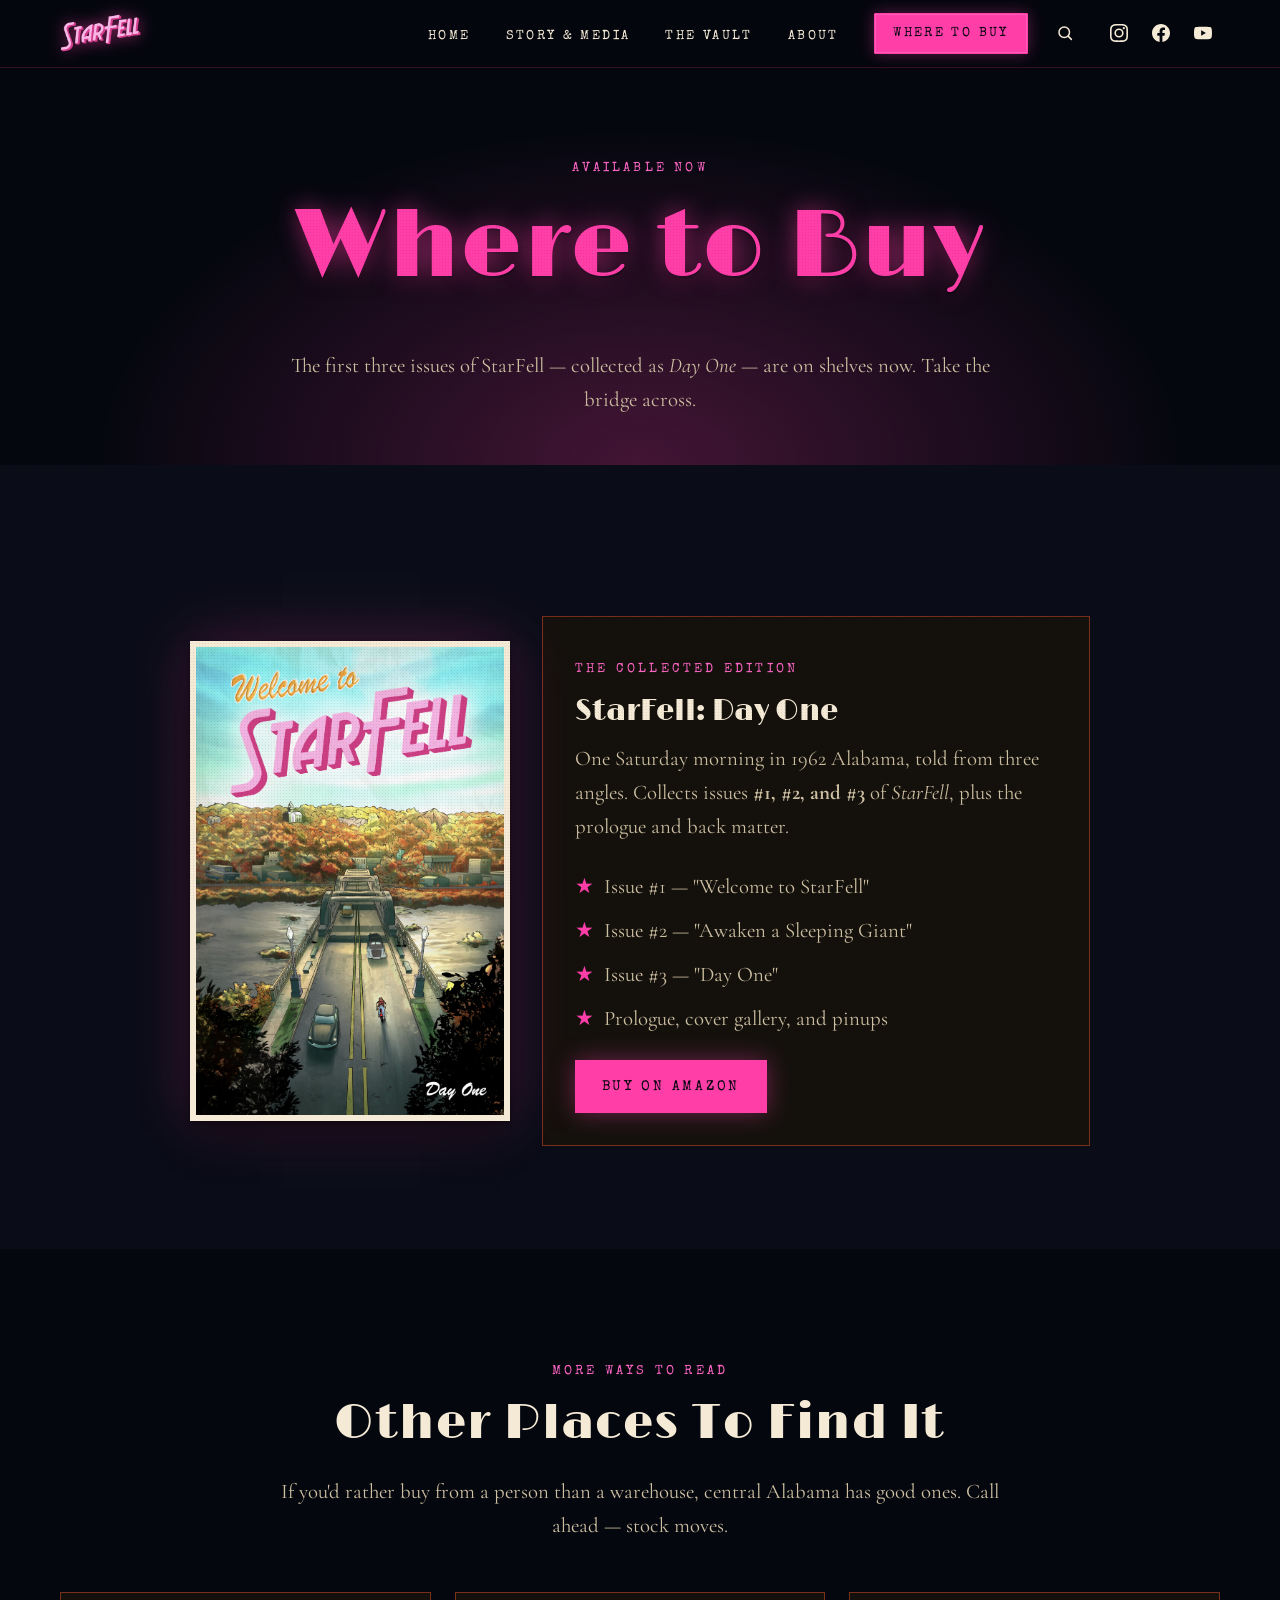
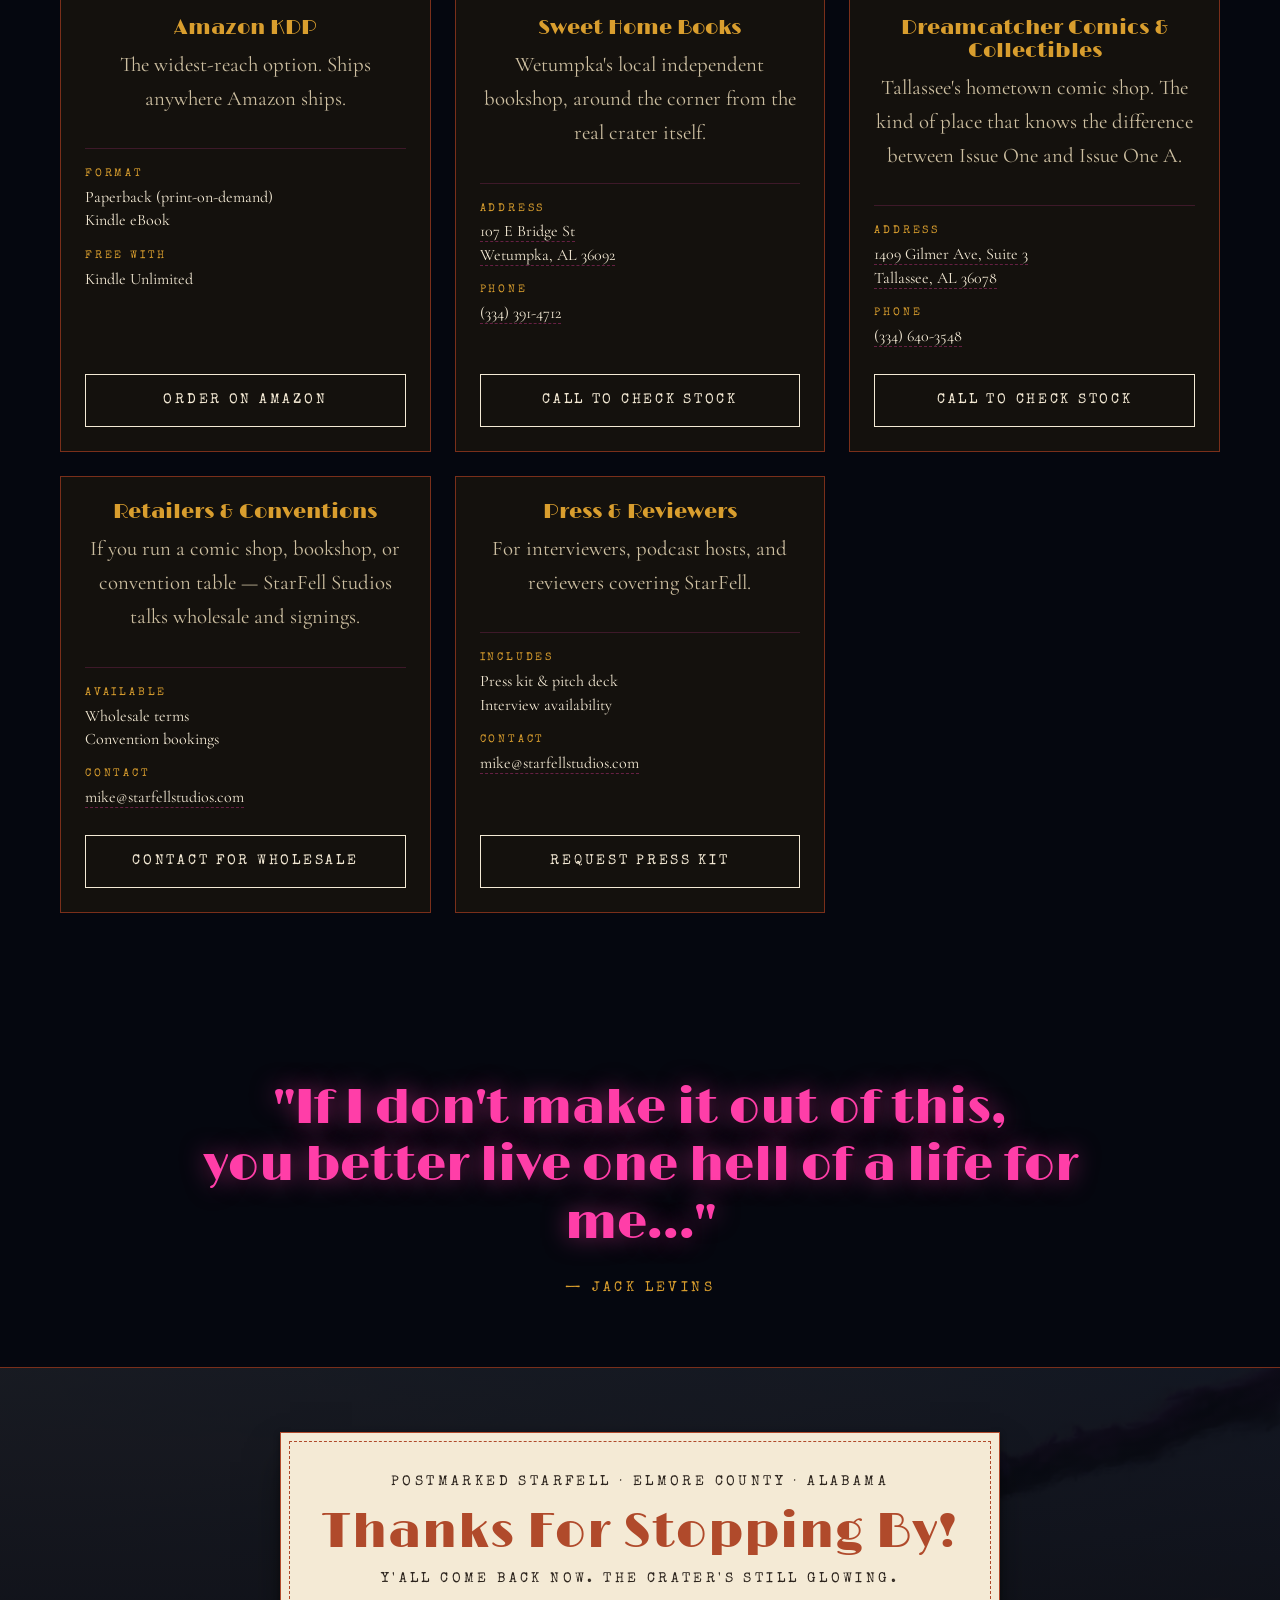
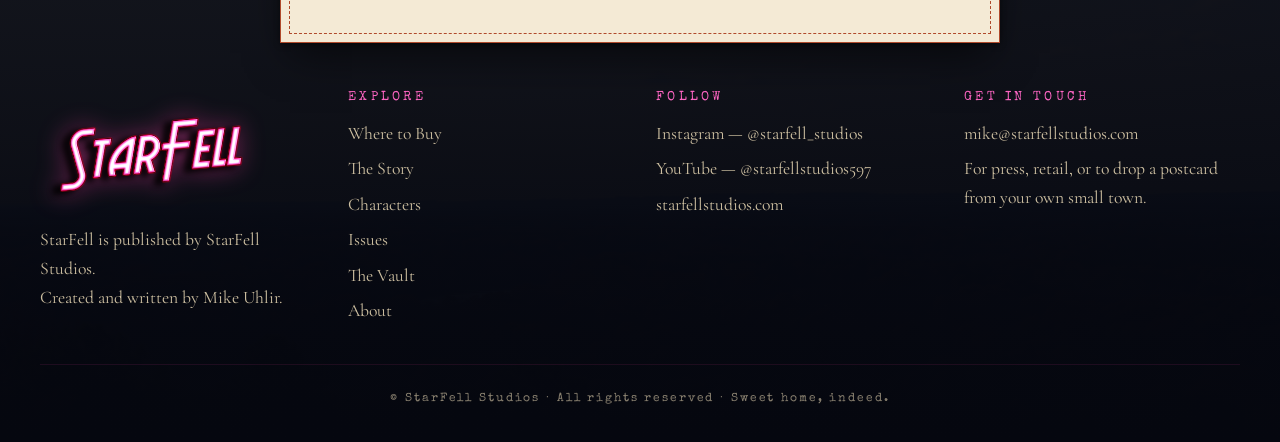
<file: docs/buy.html>
<!doctype html>
<html lang="en">
<head>
  <meta charset="utf-8">
  <meta name="viewport" content="width=device-width, initial-scale=1">
  <title>Where to Buy — StarFell</title>
  <meta name="description" content="Get StarFell: Day One. Collects issues #1-3 of the horror sci-fi comic by Mike Uhlir. Available on Amazon and in select bookstores.">
  <link rel="icon" href="assets/logos/StarFell_retro_logo.webp" type="image/webp">
  <link rel="stylesheet" href="css/styles.css">
</head>
<body>

  <nav class="site-nav">
    <div class="nav-inner">
      <a href="index.html" class="nav-logo" aria-label="StarFell home">
        <img src="assets/logos/StarFell_retro_logo.webp" alt="StarFell">
      </a>
      <ul class="nav-links" id="primary-nav">
        <li><a href="index.html">Home</a></li>
        <li><a href="story-media.html">Story &amp; Media</a></li>
        <li><a href="vault.html">The Vault</a></li>
        <li><a href="about.html">About</a></li>
        <li class="nav-cta-wrap"><a href="buy.html" class="nav-cta">Where to Buy</a></li>
      </ul>
      <!-- ============ VAULT SEARCH ============ -->
      <div class="nav-search" data-nav-search>
        <button type="button" class="nav-search-toggle" aria-label="Search the Vault" aria-expanded="false" aria-controls="nav-search-panel">
          <svg viewBox="0 0 24 24" fill="none" stroke="currentColor" stroke-width="2" stroke-linecap="round" stroke-linejoin="round" aria-hidden="true"><circle cx="11" cy="11" r="7"></circle><line x1="20.5" y1="20.5" x2="16.5" y2="16.5"></line></svg>
        </button>
        <div class="nav-search-panel" id="nav-search-panel">
          <div class="nav-search-bar">
            <input type="search" class="nav-search-input" placeholder="Search the Vault — try “Delilah”, “concept art”, “Wetumpka”…" aria-label="Search all Vault images" autocomplete="off" spellcheck="false">
            <div class="nav-search-results" role="listbox" aria-label="Vault search results"></div>
          </div>
        </div>
      </div>
      <div class="nav-social" aria-label="StarFell on social media">
        <a href="https://www.instagram.com/starfell_studios/" target="_blank" rel="noopener" aria-label="Instagram"><svg viewBox="0 0 24 24" fill="currentColor" aria-hidden="true"><path d="M12 2.16c3.2 0 3.58.01 4.85.07 1.17.05 1.8.25 2.23.41.56.22.96.48 1.38.9.42.42.68.82.9 1.38.16.42.36 1.06.41 2.23.06 1.27.07 1.65.07 4.85s-.01 3.58-.07 4.85c-.05 1.17-.25 1.8-.41 2.23-.22.56-.48.96-.9 1.38-.42.42-.82.68-1.38.9-.42.16-1.06.36-2.23.41-1.27.06-1.65.07-4.85.07s-3.58-.01-4.85-.07c-1.17-.05-1.8-.25-2.23-.41-.56-.22-.96-.48-1.38-.9-.42-.42-.68-.82-.9-1.38-.16-.42-.36-1.06-.41-2.23C2.17 15.58 2.16 15.2 2.16 12s.01-3.58.07-4.85c.05-1.17.25-1.8.41-2.23.22-.56.48-.96.9-1.38.42-.42.82-.68 1.38-.9.42-.16 1.06-.36 2.23-.41C8.42 2.17 8.8 2.16 12 2.16M12 0C8.74 0 8.33.01 7.05.07 5.78.13 4.9.33 4.14.63c-.79.31-1.46.72-2.13 1.38C1.35 2.68.94 3.35.63 4.14.33 4.9.13 5.78.07 7.05.01 8.33 0 8.74 0 12s.01 3.67.07 4.95c.06 1.27.26 2.15.56 2.91.31.79.72 1.46 1.38 2.13.67.66 1.34 1.07 2.13 1.38.76.3 1.64.5 2.91.56C8.33 23.99 8.74 24 12 24s3.67-.01 4.95-.07c1.27-.06 2.15-.26 2.91-.56.79-.31 1.46-.72 2.13-1.38.66-.67 1.07-1.34 1.38-2.13.3-.76.5-1.64.56-2.91.06-1.28.07-1.69.07-4.95s-.01-3.67-.07-4.95c-.06-1.27-.26-2.15-.56-2.91-.31-.79-.72-1.46-1.38-2.13C21.32 1.35 20.65.94 19.86.63 19.1.33 18.22.13 16.95.07 15.67.01 15.26 0 12 0zm0 5.84A6.16 6.16 0 0 0 5.84 12 6.16 6.16 0 0 0 12 18.16 6.16 6.16 0 0 0 18.16 12 6.16 6.16 0 0 0 12 5.84zM12 16a4 4 0 1 1 0-8 4 4 0 0 1 0 8zm6.41-11.85a1.44 1.44 0 1 0 0 2.88 1.44 1.44 0 0 0 0-2.88z"/></svg></a>
        <a href="https://www.facebook.com/profile.php?id=100083466513961" target="_blank" rel="noopener" aria-label="Facebook"><svg viewBox="0 0 24 24" fill="currentColor" aria-hidden="true"><path d="M24 12.07C24 5.41 18.63 0 12 0S0 5.41 0 12.07c0 6.02 4.39 11.02 10.13 11.93v-8.44H7.08v-3.49h3.04V9.41c0-3.02 1.79-4.69 4.53-4.69 1.31 0 2.68.24 2.68.24v2.97h-1.51c-1.49 0-1.95.93-1.95 1.89v2.26h3.33l-.53 3.49h-2.8v8.44C19.61 23.09 24 18.09 24 12.07z"/></svg></a>
        <a href="https://www.youtube.com/@starfellstudios597" target="_blank" rel="noopener" aria-label="YouTube"><svg viewBox="0 0 24 24" fill="currentColor" aria-hidden="true"><path d="M23.5 6.2a3.02 3.02 0 0 0-2.13-2.14C19.5 3.55 12 3.55 12 3.55s-7.5 0-9.38.51A3.02 3.02 0 0 0 .5 6.2C0 8.07 0 12 0 12s0 3.93.5 5.8c.27 1.03 1.08 1.84 2.12 2.14 1.88.5 9.38.5 9.38.5s7.5 0 9.38-.5a3.02 3.02 0 0 0 2.12-2.14c.5-1.87.5-5.8.5-5.8s0-3.93-.5-5.8zM9.55 15.59V8.41l6.34 3.59-6.34 3.59z"/></svg></a>
      </div>
      <button class="nav-toggle" aria-expanded="false" aria-controls="primary-nav">Menu</button>
    </div>
  </nav>

  <header class="buy-hero">
    <span class="eyebrow pink">Available Now</span>
    <h1 class="display-1">Where to Buy</h1>
    <p style="max-width: 720px; margin: 0 auto; color: var(--bone); font-size: 1em;">
      The first three issues of StarFell — collected as <em>Day One</em> — are on shelves now.
      Take the bridge across.
    </p>
  </header>

  <section class="dark">
    <div class="wrap">

      <div class="buy-options">
        <div class="cover-wrap">
          <img src="assets/covers/Dayone_Bridge_Cover_v2.webp" alt="StarFell: Day One — collected edition cover">
        </div>
        <div class="buy-card">
          <span class="eyebrow pink">The Collected Edition</span>
          <h3>StarFell: Day One</h3>
          <p style="color: var(--bone); font-size: 1em;">
            One Saturday morning in 1962 Alabama, told from three angles. Collects issues
            <strong>#1, #2, and #3</strong> of <em>StarFell</em>, plus the prologue and back matter.
          </p>
          <ul>
            <li>Issue #1 — "Welcome to StarFell"</li>
            <li>Issue #2 — "Awaken a Sleeping Giant"</li>
            <li>Issue #3 — "Day One"</li>
            <li>Prologue, cover gallery, and pinups</li>
          </ul>
          <a href="https://www.amazon.com/StarFell-Day-One-Michael-Uhlir/dp/B0DJTSJTN9" target="_blank" rel="noopener" class="btn primary">Buy on Amazon</a>
        </div>
      </div>

    </div>
  </section>

  <section class="darker">
    <div class="wrap">
      <div class="section-head">
        <span class="eyebrow pink">More Ways To Read</span>
        <h2 class="display-2">Other Places To Find It</h2>
        <p>If you'd rather buy from a person than a warehouse, central Alabama has good ones. Call ahead — stock moves.</p>
      </div>

      <div class="retailer-grid">

        <div class="retailer">
          <h4>Amazon KDP</h4>
          <p>The widest-reach option. Ships anywhere Amazon ships.</p>
          <div class="retailer-info">
            <span class="label">Format</span>
            <p class="addr">Paperback (print-on-demand)<br>Kindle eBook</p>
            <span class="label">Free With</span>
            <p class="phone">Kindle Unlimited</p>
          </div>
          <a href="https://www.amazon.com/StarFell-Day-One-Michael-Uhlir/dp/B0DJTSJTN9" target="_blank" rel="noopener" class="btn">Order on Amazon</a>
        </div>

        <div class="retailer">
          <h4>Sweet Home Books</h4>
          <p>Wetumpka's local independent bookshop, around the corner from the real crater itself.</p>
          <div class="retailer-info">
            <span class="label">Address</span>
            <p class="addr">
              <a href="https://www.google.com/maps/search/?api=1&amp;query=Sweet+Home+Books+107+E+Bridge+St+Wetumpka+AL+36092" target="_blank" rel="noopener">107 E Bridge St<br>Wetumpka, AL 36092</a>
            </p>
            <span class="label">Phone</span>
            <p class="phone"><a href="tel:+13343914712">(334) 391-4712</a></p>
          </div>
          <a href="tel:+13343914712" class="btn">Call to Check Stock</a>
        </div>

        <div class="retailer">
          <h4>Dreamcatcher Comics &amp; Collectibles</h4>
          <p>Tallassee's hometown comic shop. The kind of place that knows the difference between Issue One and Issue One A.</p>
          <div class="retailer-info">
            <span class="label">Address</span>
            <p class="addr">
              <a href="https://www.google.com/maps/search/?api=1&amp;query=Dreamcatcher+Comics+1409+Gilmer+Ave+Suite+3+Tallassee+AL+36078" target="_blank" rel="noopener">1409 Gilmer Ave, Suite 3<br>Tallassee, AL 36078</a>
            </p>
            <span class="label">Phone</span>
            <p class="phone"><a href="tel:+13346403548">(334) 640-3548</a></p>
          </div>
          <a href="tel:+13346403548" class="btn">Call to Check Stock</a>
        </div>

        <div class="retailer">
          <h4>Retailers &amp; Conventions</h4>
          <p>If you run a comic shop, bookshop, or convention table — StarFell Studios talks wholesale and signings.</p>
          <div class="retailer-info">
            <span class="label">Available</span>
            <p class="addr">Wholesale terms<br>Convention bookings</p>
            <span class="label">Contact</span>
            <p class="phone"><a href="mailto:mike@starfellstudios.com?subject=Retail%20Inquiry">mike@starfellstudios.com</a></p>
          </div>
          <a href="mailto:mike@starfellstudios.com?subject=Retail%20Inquiry" class="btn">Contact for Wholesale</a>
        </div>

        <div class="retailer">
          <h4>Press &amp; Reviewers</h4>
          <p>For interviewers, podcast hosts, and reviewers covering StarFell.</p>
          <div class="retailer-info">
            <span class="label">Includes</span>
            <p class="addr">Press kit &amp; pitch deck<br>Interview availability</p>
            <span class="label">Contact</span>
            <p class="phone"><a href="mailto:mike@starfellstudios.com?subject=Press%20Kit%20Request">mike@starfellstudios.com</a></p>
          </div>
          <a href="mailto:mike@starfellstudios.com?subject=Press%20Kit%20Request" class="btn">Request Press Kit</a>
        </div>

      </div>
    </div>
  </section>

  <section class="darker pull-quote">
    <blockquote>"If I don't make it out of this,<br>you better live one hell of a life for me..."</blockquote>
    <cite>— Jack Levins</cite>
  </section>

  <footer class="site-footer">
    <div class="footer-postcard">
      <div class="postcard">
        <p class="postcard-sub">Postmarked StarFell · Elmore County · Alabama</p>
        <h3 class="postcard-title">Thanks For Stopping By!</h3>
        <p class="postcard-sub">Y'all come back now. The crater's still glowing.</p>
      </div>
    </div>
    <div class="footer-grid">
      <div class="footer-col">
        <img src="assets/logos/banner_logo.webp" alt="StarFell" class="footer-logo">
        <p>StarFell is published by StarFell Studios.<br>Created and written by Mike Uhlir.</p>
      </div>
      <div class="footer-col">
        <h4>Explore</h4>
        <a href="buy.html">Where to Buy</a>
        <a href="story-media.html#story">The Story</a>
        <a href="story-media.html#characters">Characters</a>
        <a href="story-media.html#issues">Issues</a>
        <a href="vault.html">The Vault</a>
        <a href="about.html">About</a>
      </div>
      <div class="footer-col">
        <h4>Follow</h4>
        <a href="https://www.instagram.com/starfell_studios/" target="_blank" rel="noopener">Instagram — @starfell_studios</a>
        <a href="https://www.youtube.com/@starfellstudios597" target="_blank" rel="noopener">YouTube — @starfellstudios597</a>
        <a href="https://www.starfellstudios.com" target="_blank" rel="noopener">starfellstudios.com</a>
      </div>
      <div class="footer-col">
        <h4>Get In Touch</h4>
        <a href="mailto:mike@starfellstudios.com">mike@starfellstudios.com</a>
        <p>For press, retail, or to drop a postcard from your own small town.</p>
      </div>
    </div>
    <div class="footer-bottom">© StarFell Studios · All rights reserved · Sweet home, indeed.</div>
  </footer>

  <script src="search-index.js"></script>
  <script src="js/main.js"></script>
</body>
</html>
</file>
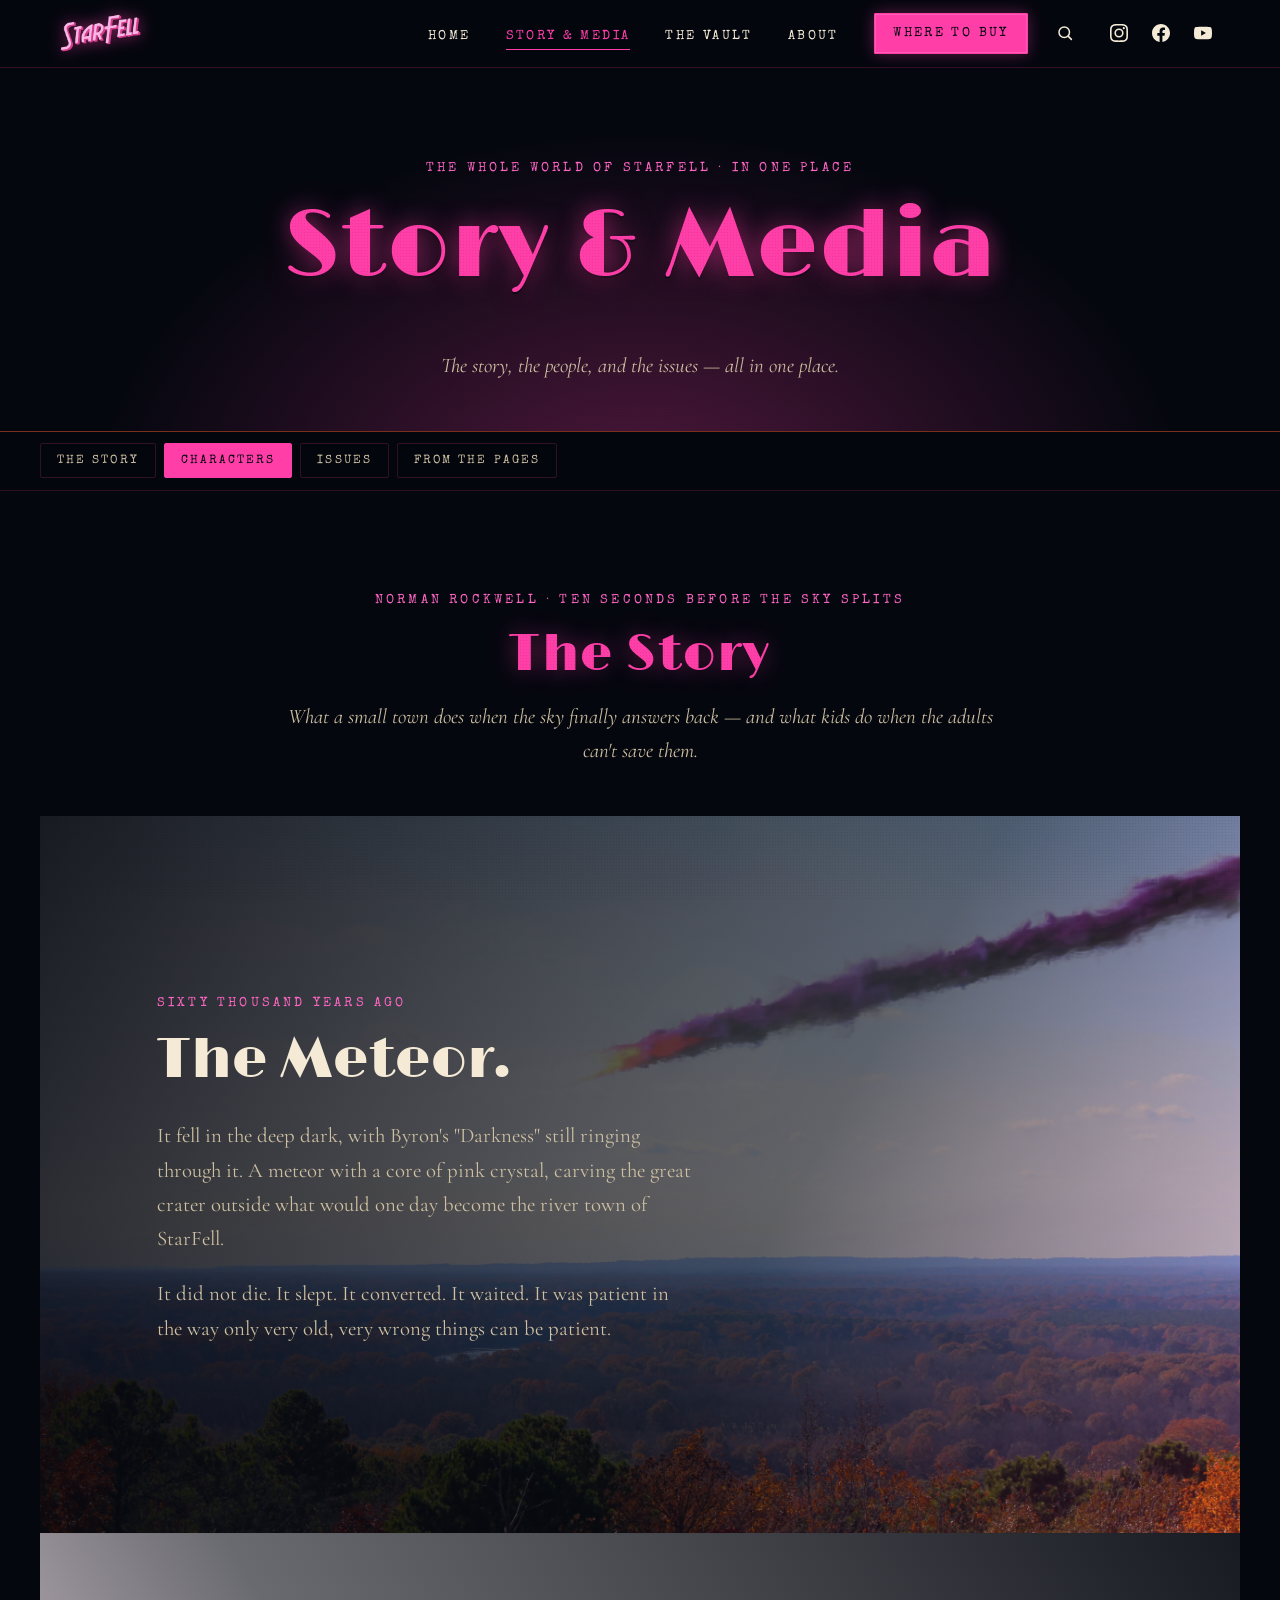
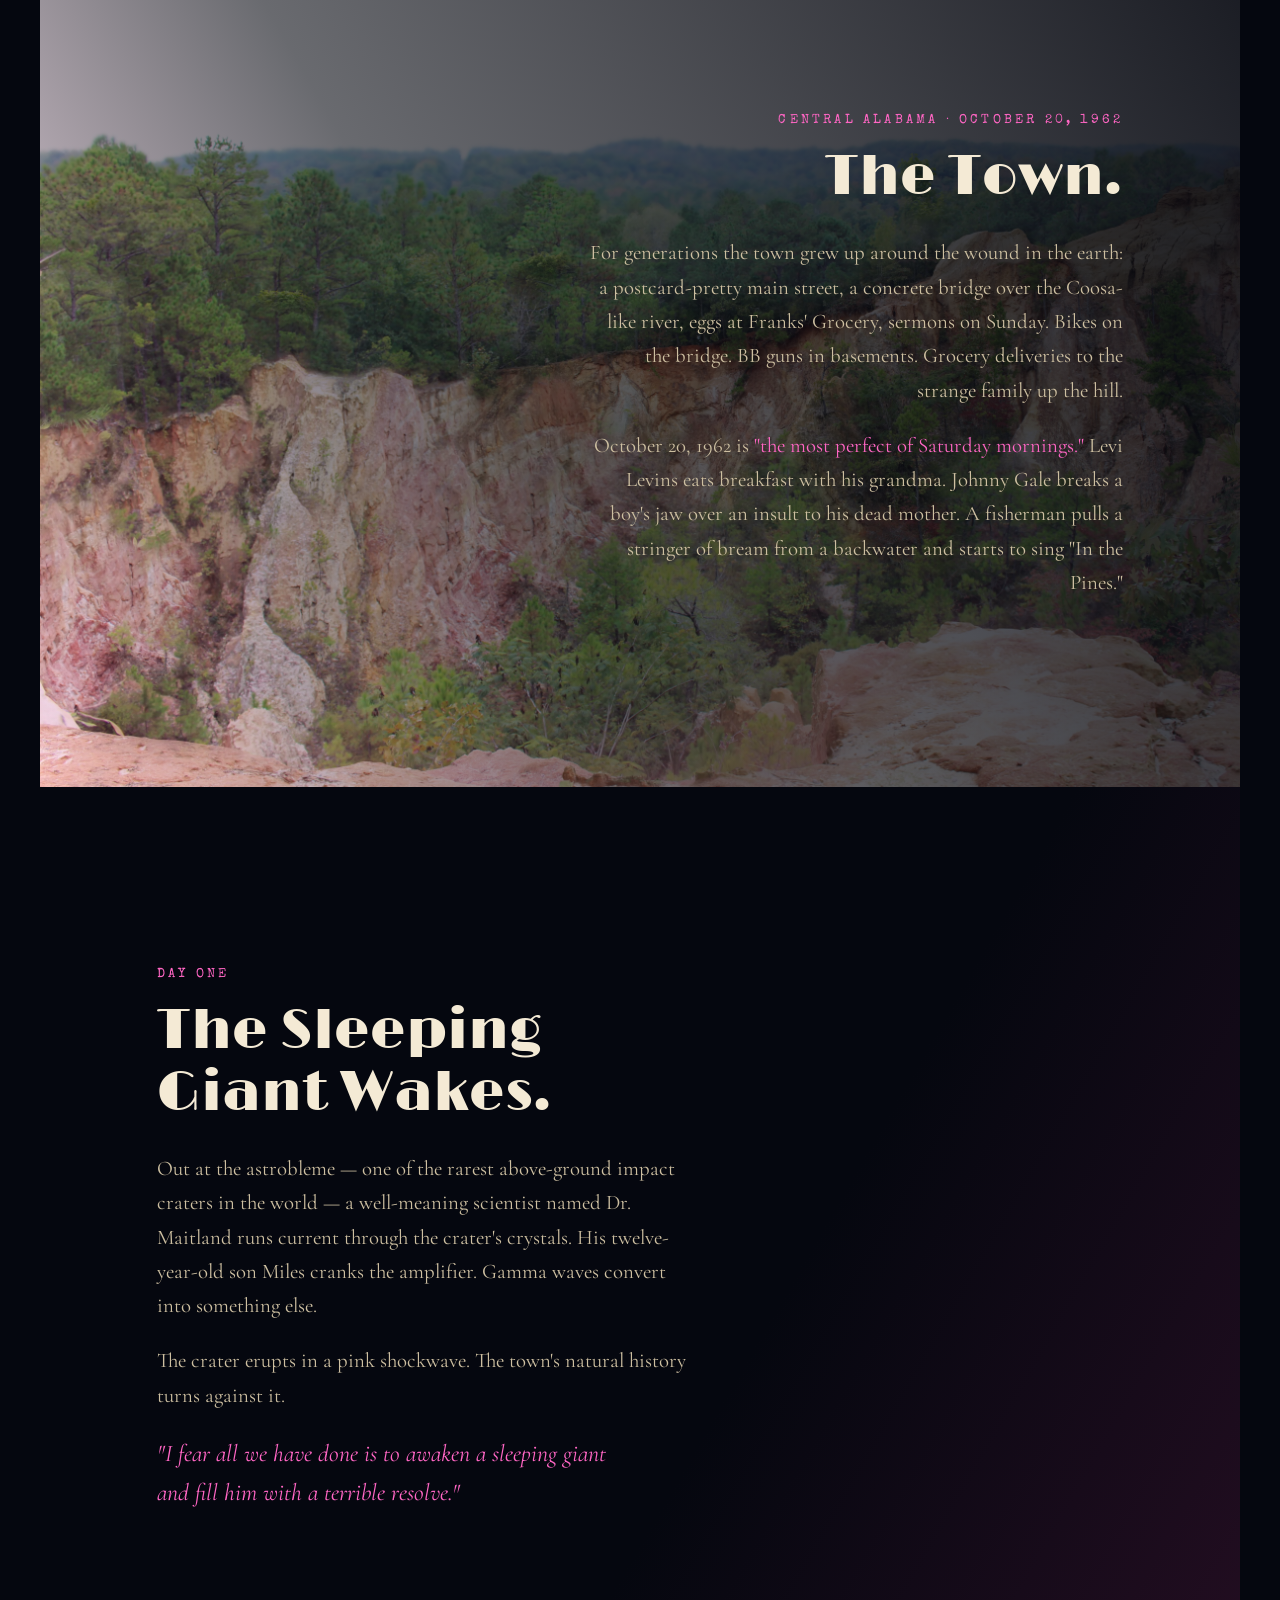
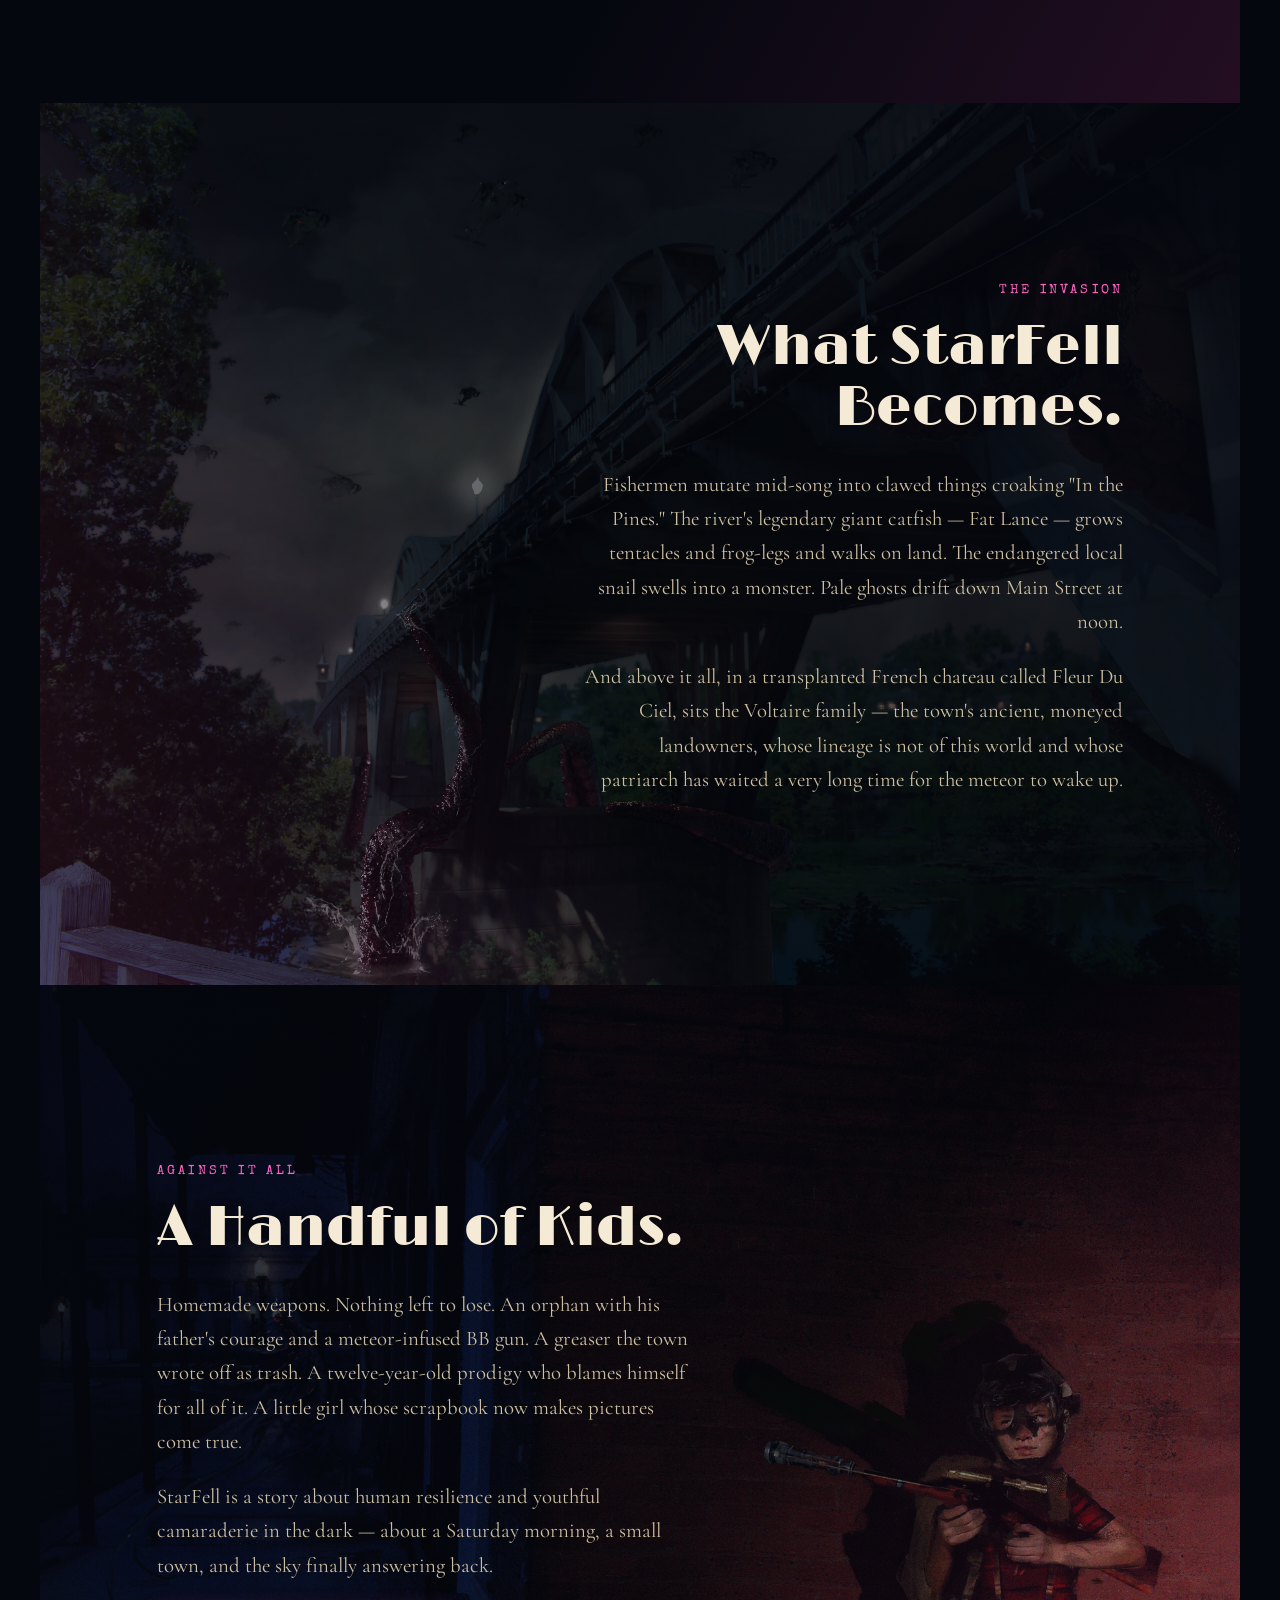
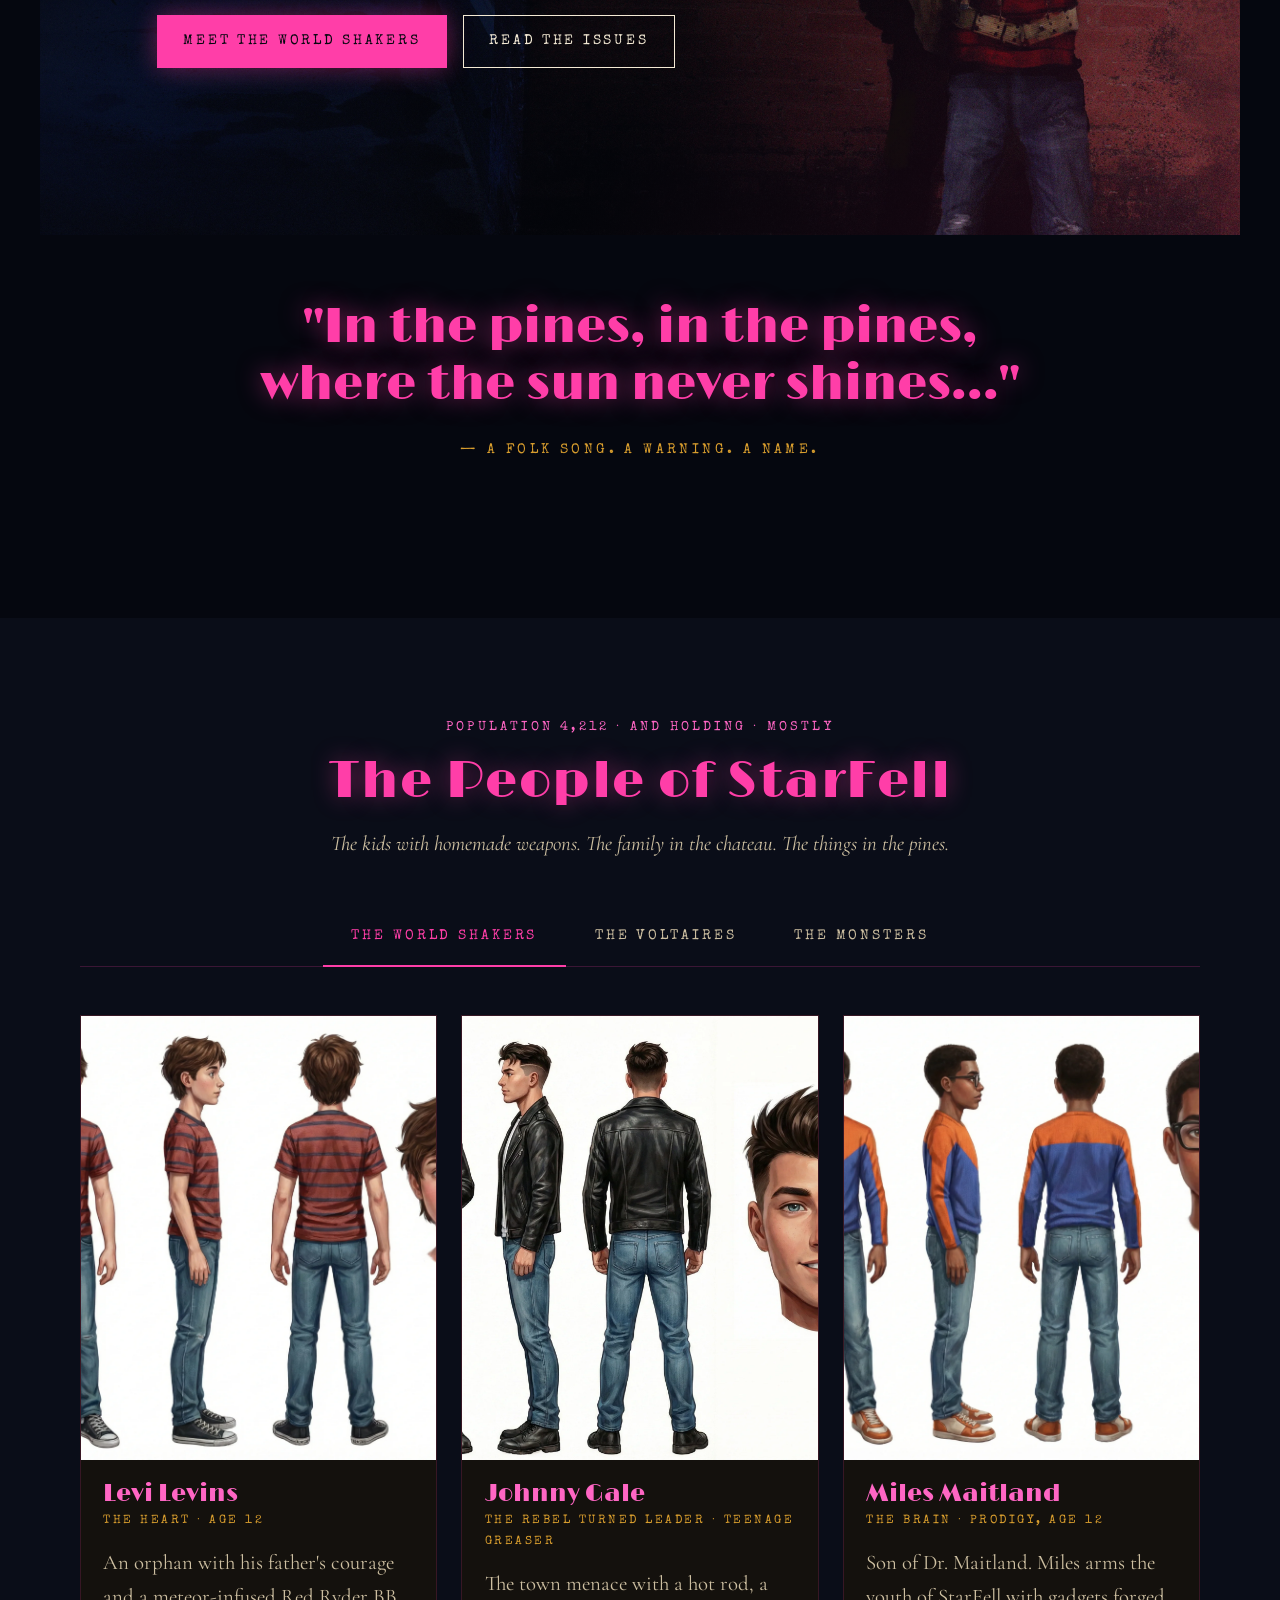
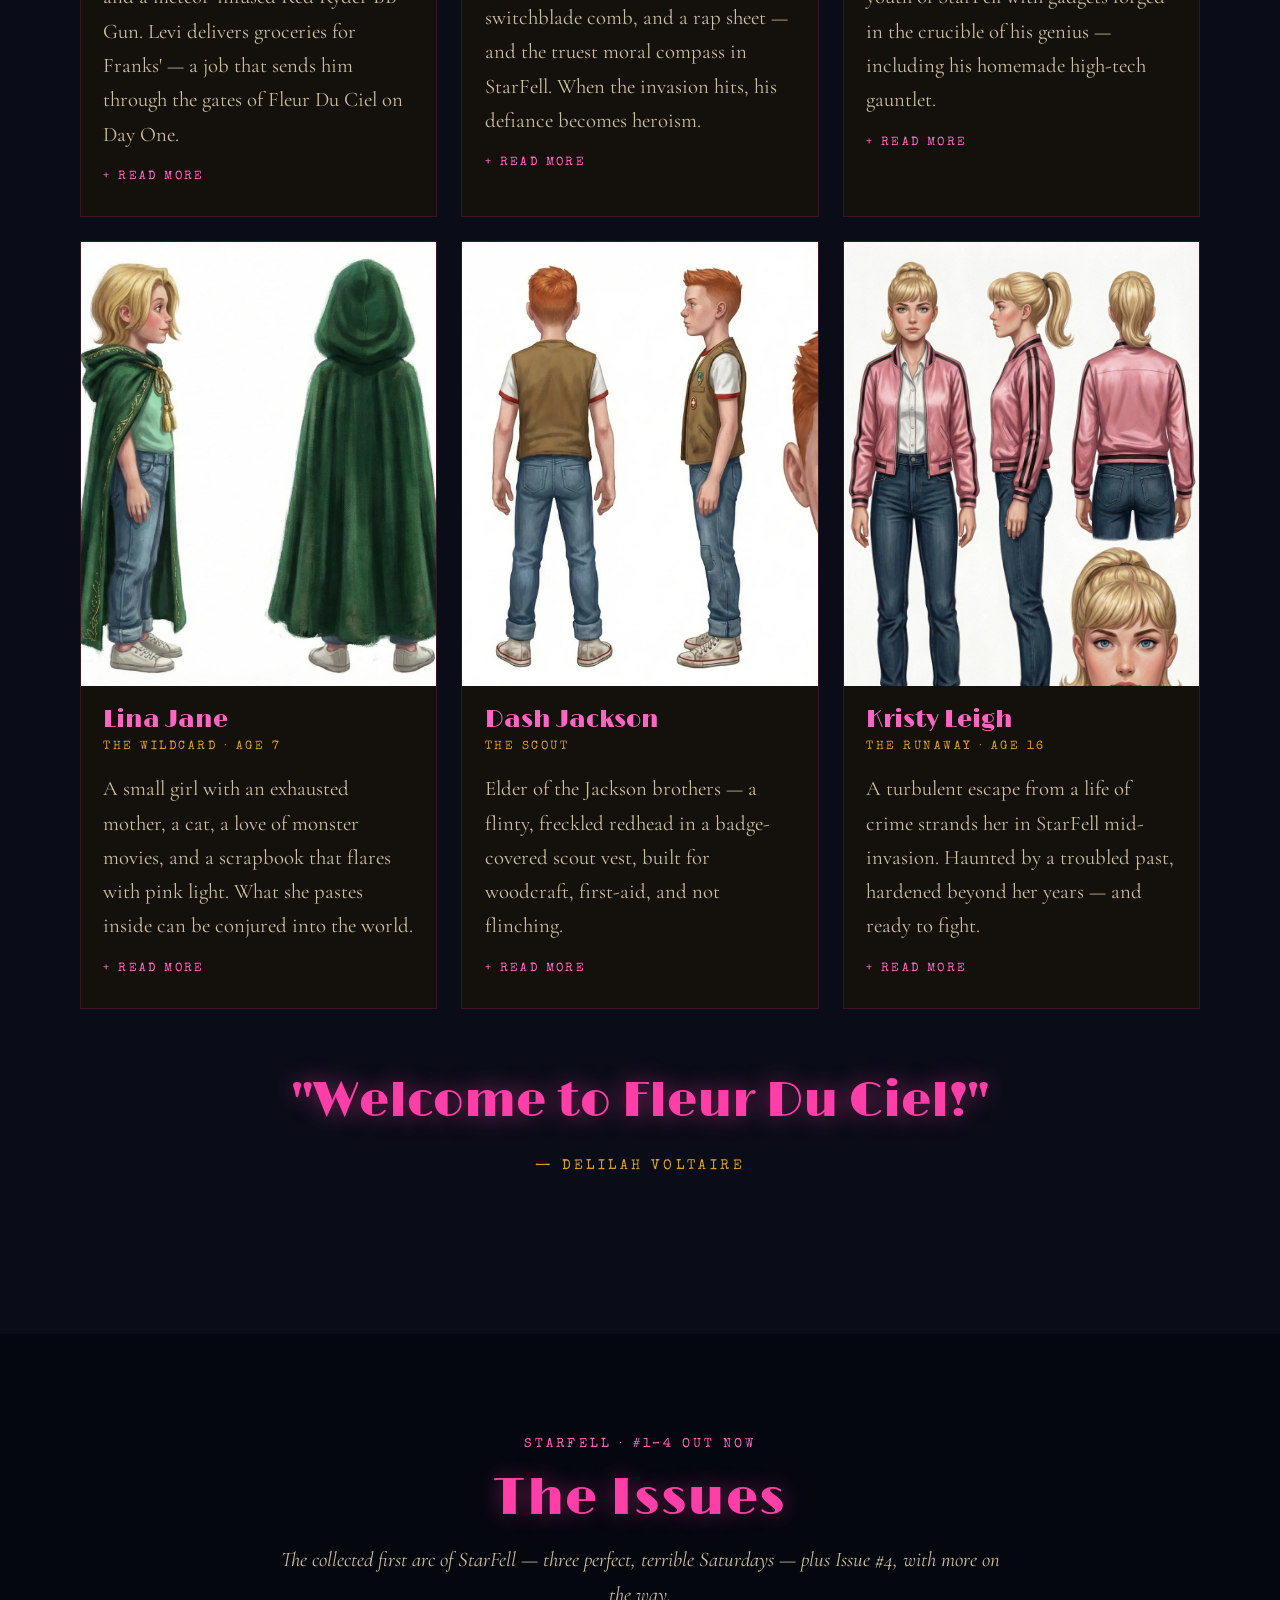
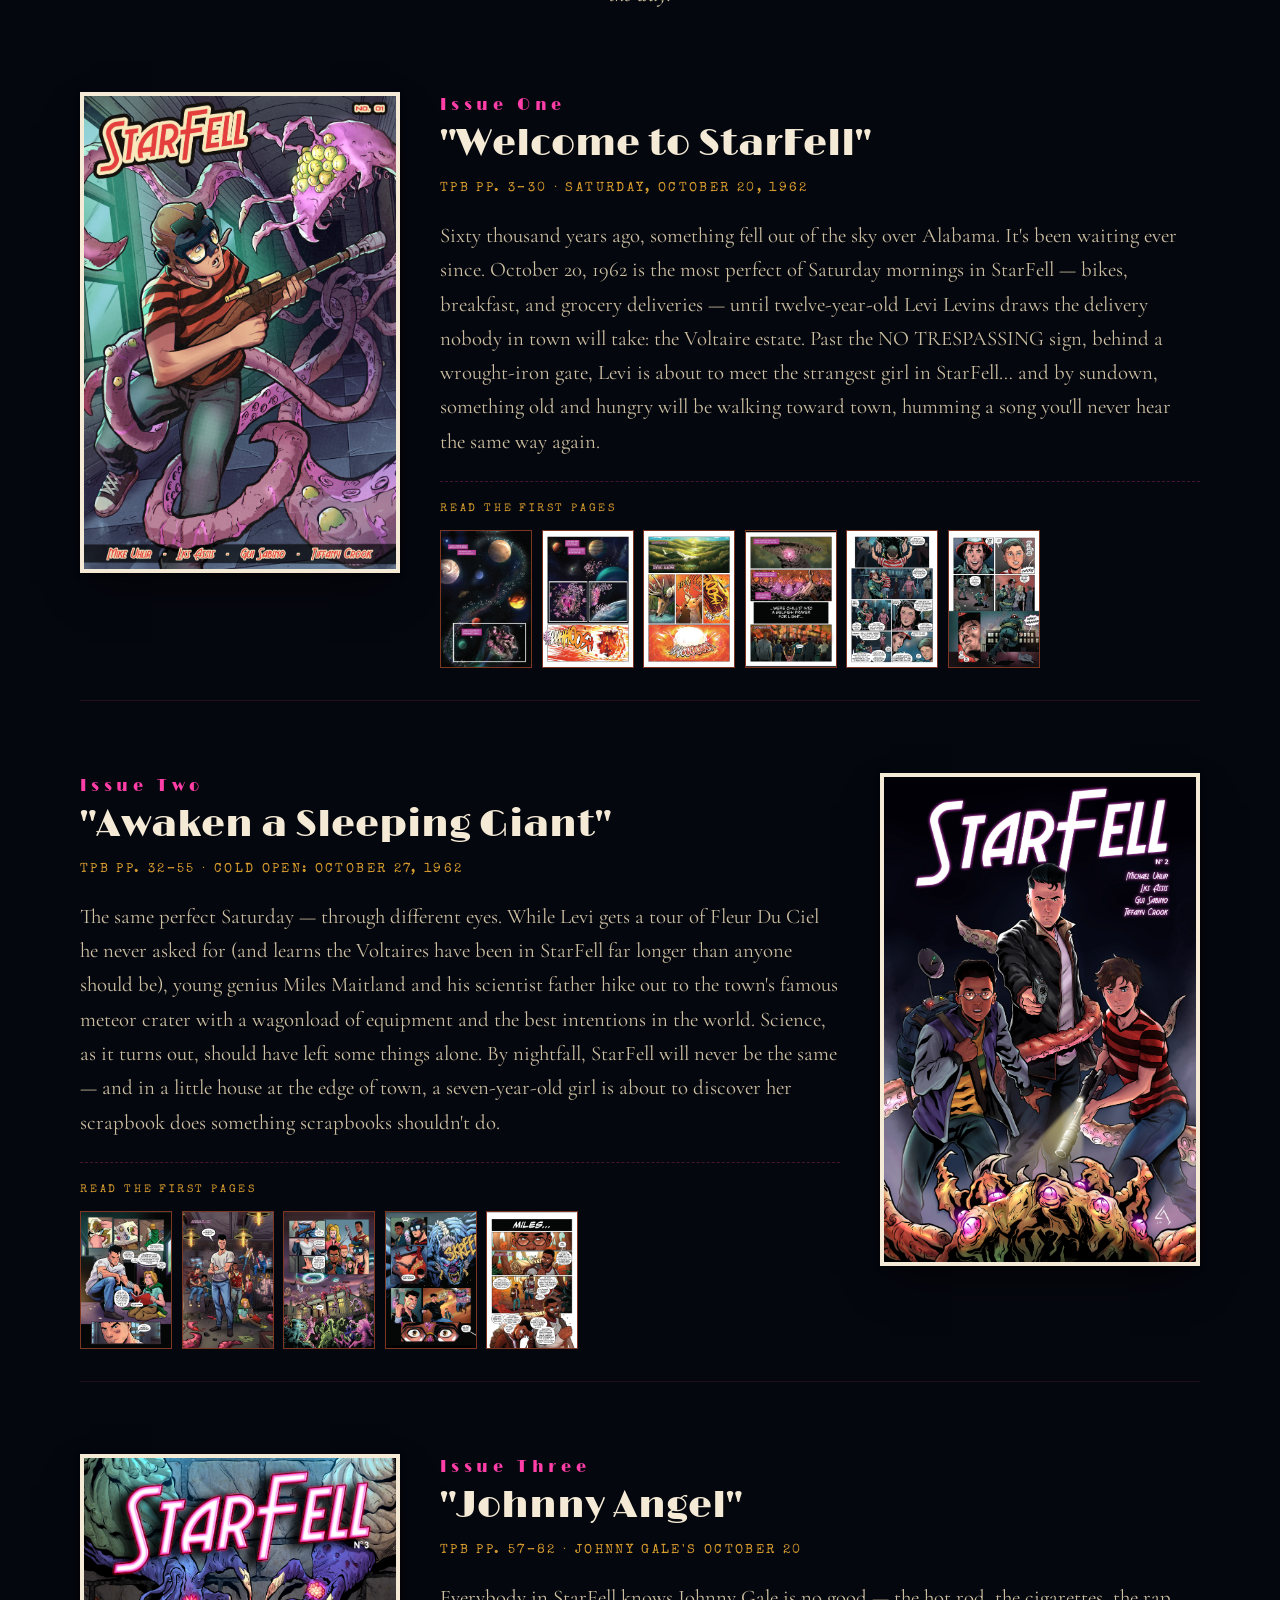
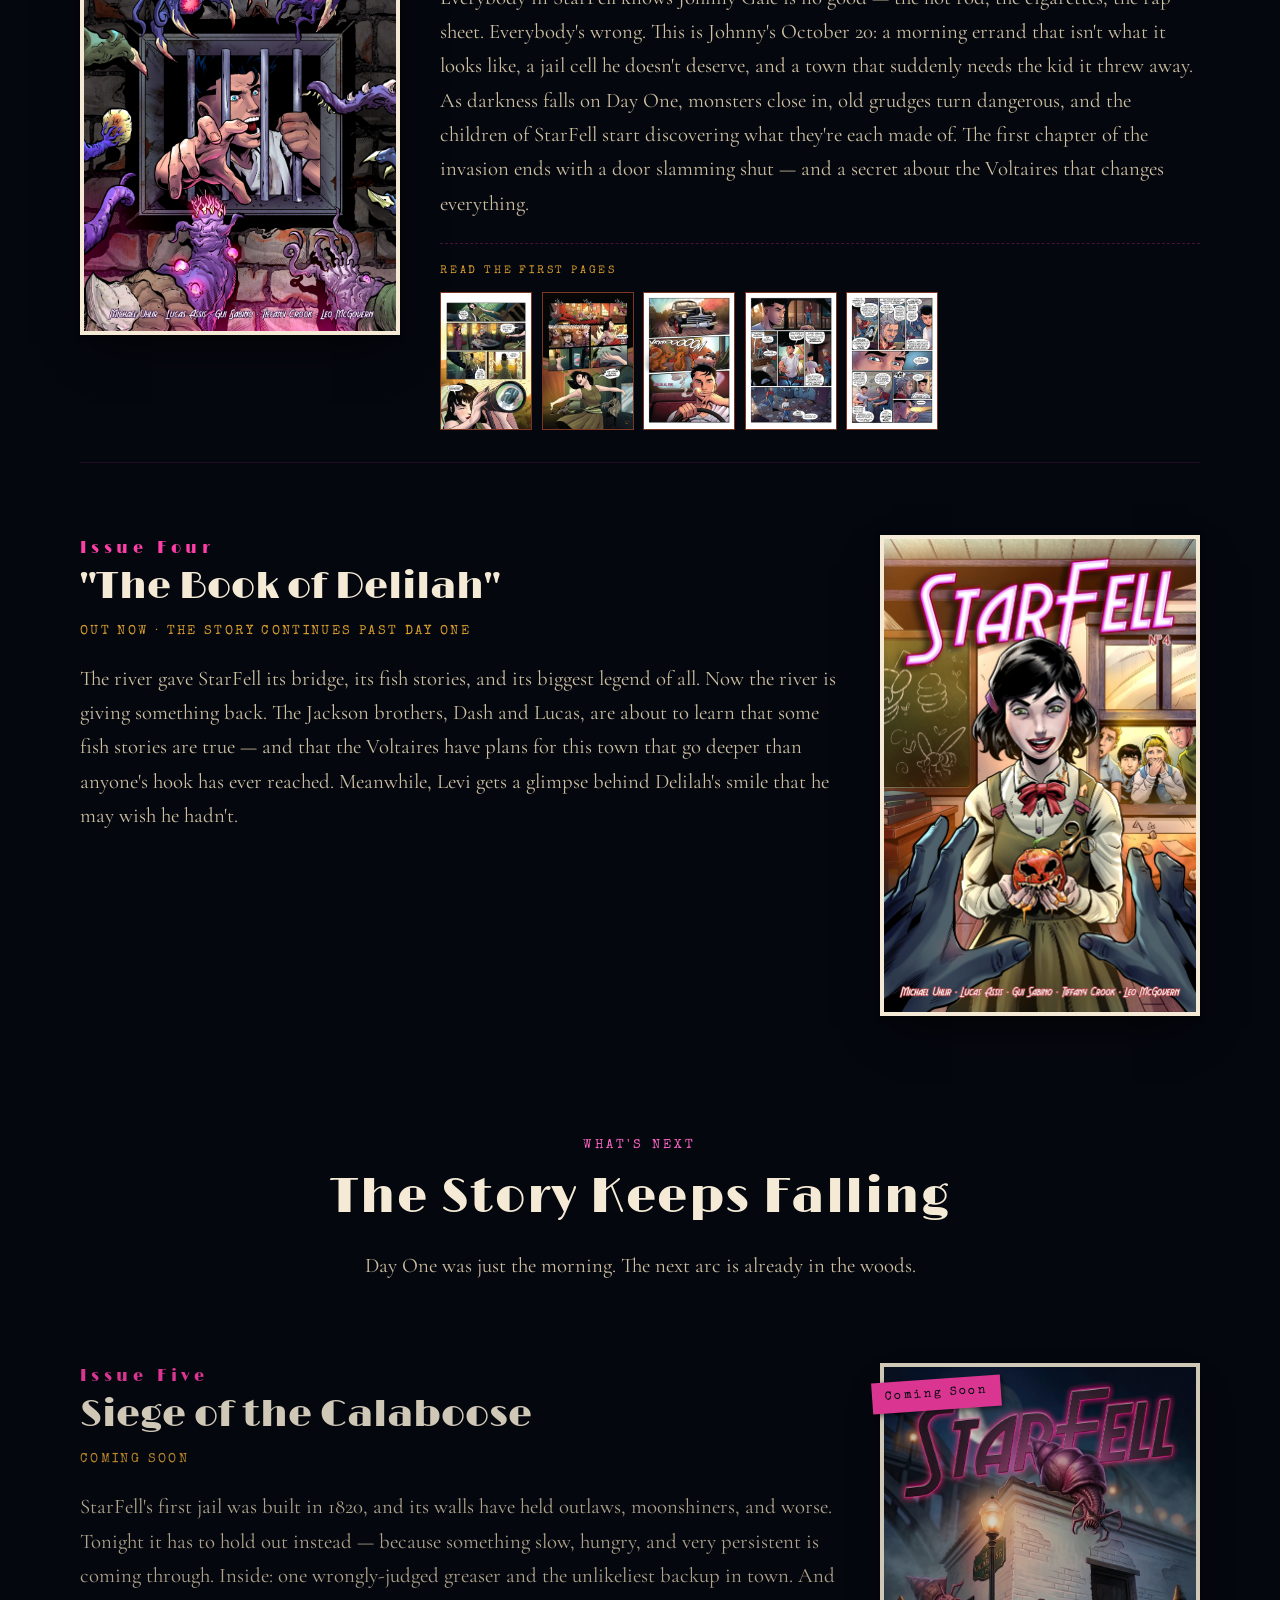
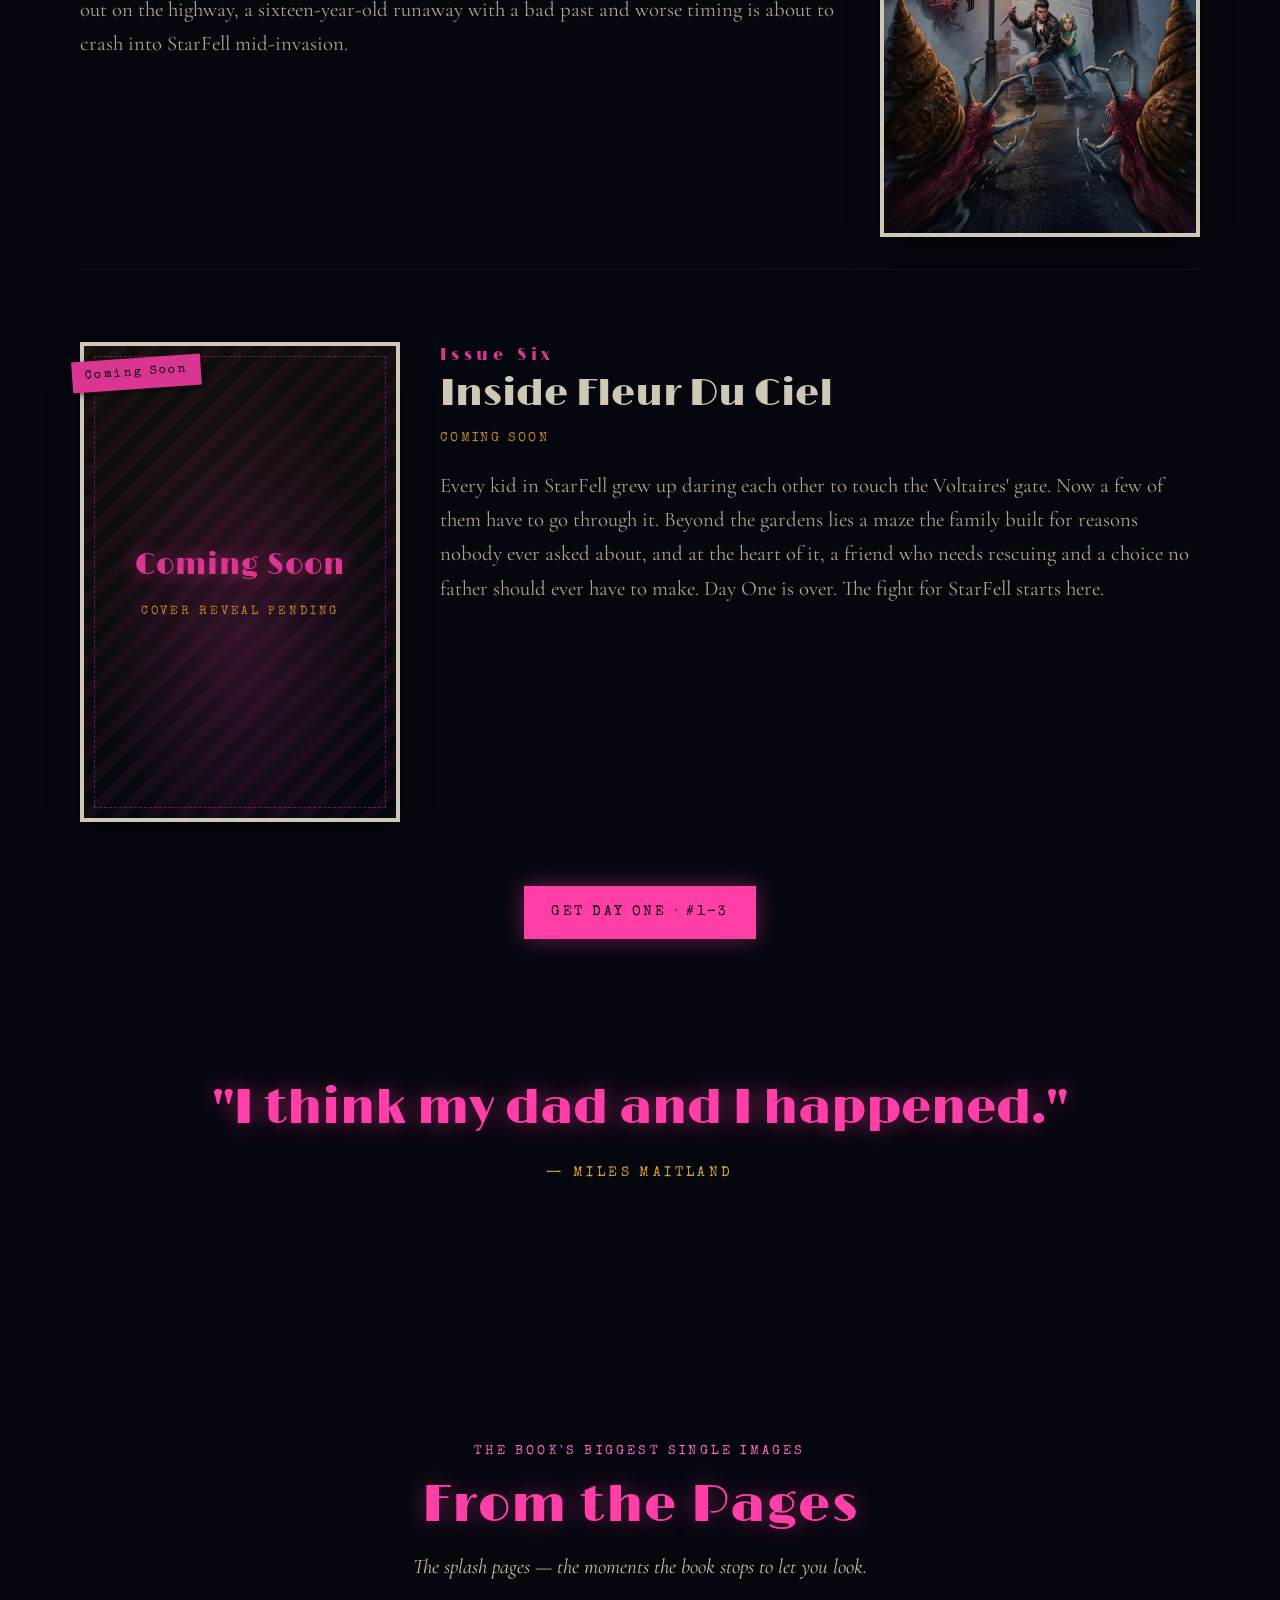
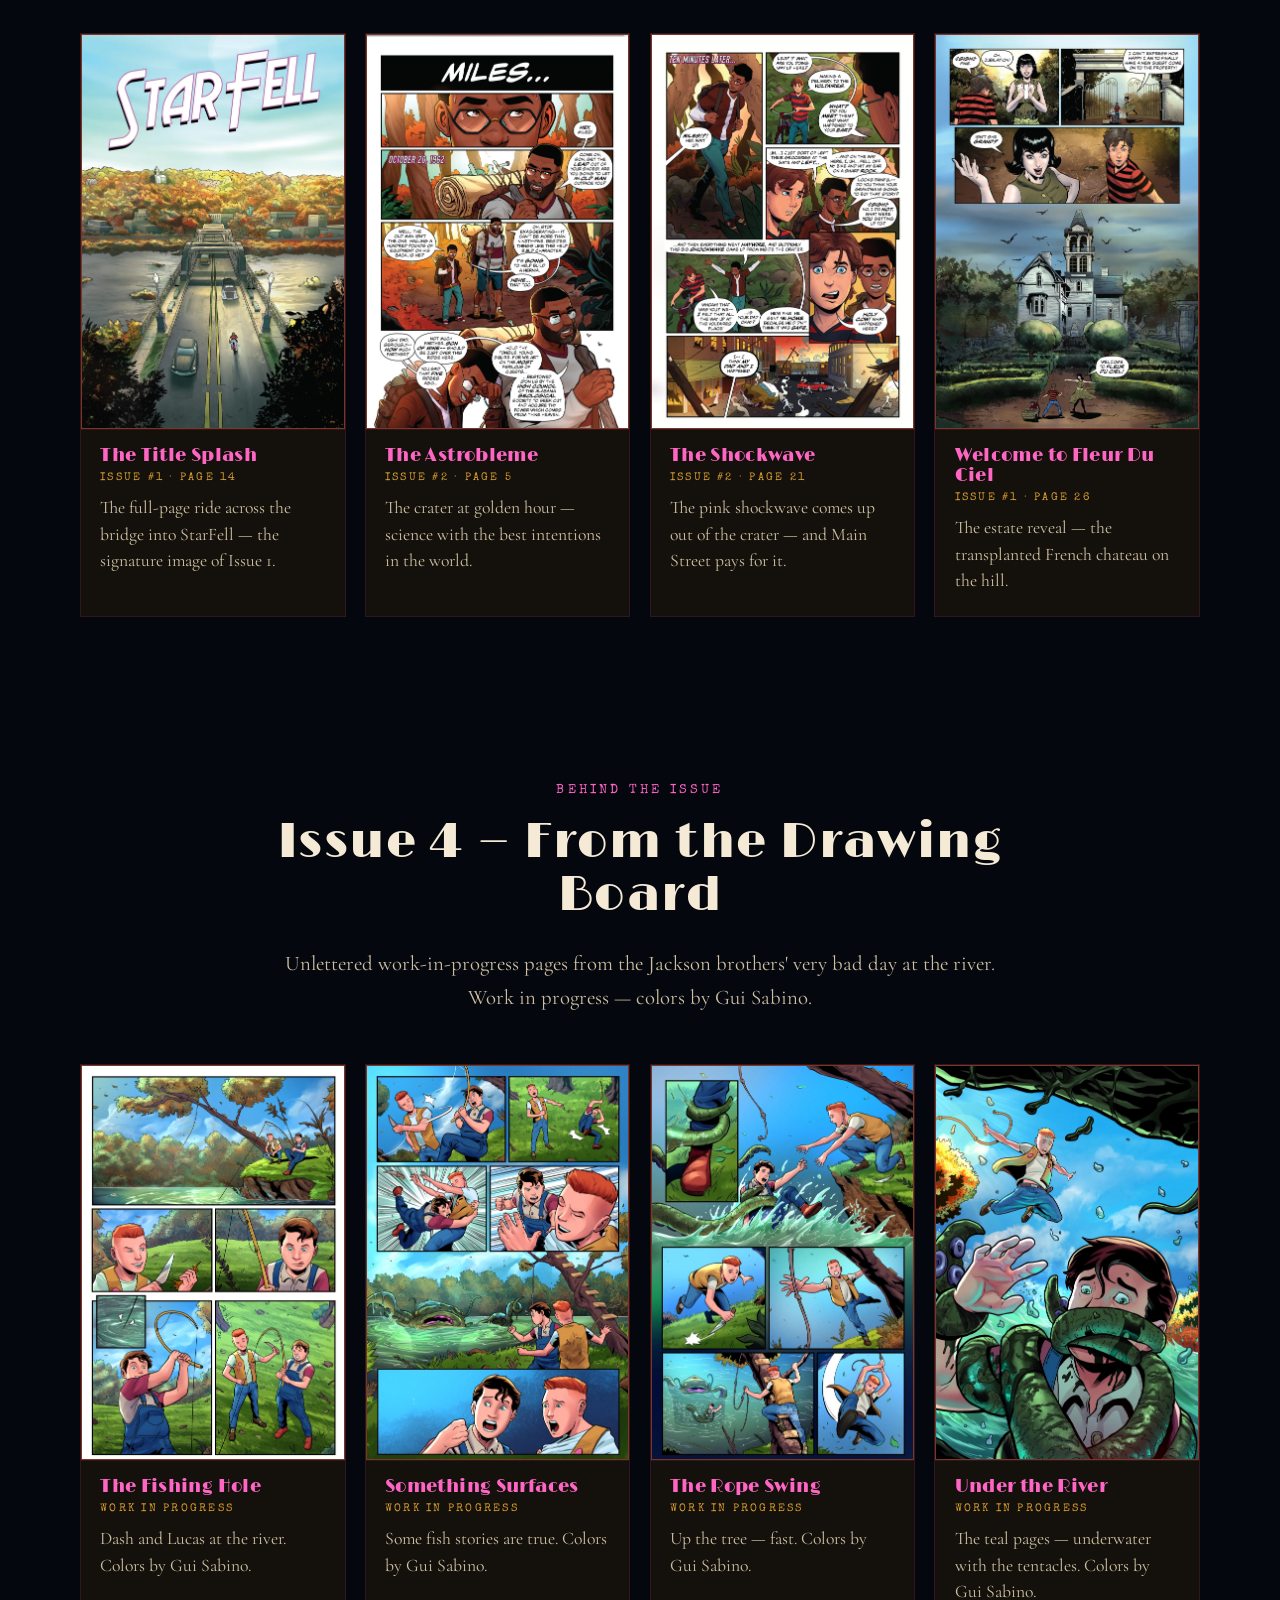
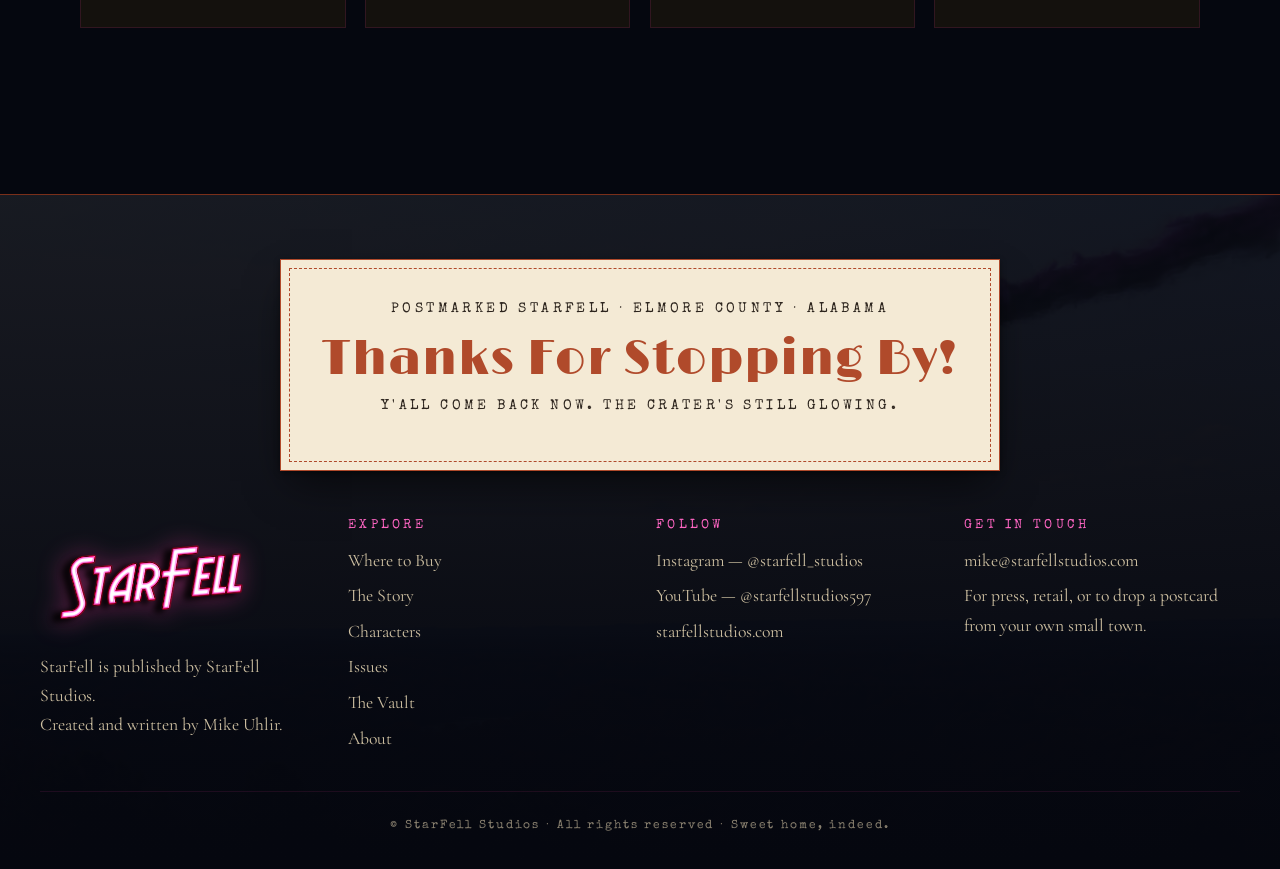
<file: docs/story-media.html>
<!doctype html>
<html lang="en">
<head>
  <meta charset="utf-8">
  <meta name="viewport" content="width=device-width, initial-scale=1">
  <title>Story &amp; Media — StarFell</title>
  <meta name="description" content="The whole world of StarFell in one place — the story, the cast, the issues, and the videos and art behind the book.">
  <link rel="icon" href="assets/logos/StarFell_retro_logo.webp" type="image/webp">
  <link rel="stylesheet" href="css/styles.css">
</head>
<body>

  <nav class="site-nav">
    <div class="nav-inner">
      <a href="index.html" class="nav-logo" aria-label="StarFell home">
        <img src="assets/logos/StarFell_retro_logo.webp" alt="StarFell">
      </a>
      <ul class="nav-links" id="primary-nav">
        <li><a href="index.html">Home</a></li>
        <li><a href="story-media.html" class="active">Story &amp; Media</a></li>
        <li><a href="vault.html">The Vault</a></li>
        <li><a href="about.html">About</a></li>
        <li class="nav-cta-wrap"><a href="buy.html" class="nav-cta">Where to Buy</a></li>
      </ul>
      <!-- ============ VAULT SEARCH ============ -->
      <div class="nav-search" data-nav-search>
        <button type="button" class="nav-search-toggle" aria-label="Search the Vault" aria-expanded="false" aria-controls="nav-search-panel">
          <svg viewBox="0 0 24 24" fill="none" stroke="currentColor" stroke-width="2" stroke-linecap="round" stroke-linejoin="round" aria-hidden="true"><circle cx="11" cy="11" r="7"></circle><line x1="20.5" y1="20.5" x2="16.5" y2="16.5"></line></svg>
        </button>
        <div class="nav-search-panel" id="nav-search-panel">
          <div class="nav-search-bar">
            <input type="search" class="nav-search-input" placeholder="Search the Vault — try “Delilah”, “concept art”, “Wetumpka”…" aria-label="Search all Vault images" autocomplete="off" spellcheck="false">
            <div class="nav-search-results" role="listbox" aria-label="Vault search results"></div>
          </div>
        </div>
      </div>
      <div class="nav-social" aria-label="StarFell on social media">
        <a href="https://www.instagram.com/starfell_studios/" target="_blank" rel="noopener" aria-label="Instagram"><svg viewBox="0 0 24 24" fill="currentColor" aria-hidden="true"><path d="M12 2.16c3.2 0 3.58.01 4.85.07 1.17.05 1.8.25 2.23.41.56.22.96.48 1.38.9.42.42.68.82.9 1.38.16.42.36 1.06.41 2.23.06 1.27.07 1.65.07 4.85s-.01 3.58-.07 4.85c-.05 1.17-.25 1.8-.41 2.23-.22.56-.48.96-.9 1.38-.42.42-.82.68-1.38.9-.42.16-1.06.36-2.23.41-1.27.06-1.65.07-4.85.07s-3.58-.01-4.85-.07c-1.17-.05-1.8-.25-2.23-.41-.56-.22-.96-.48-1.38-.9-.42-.42-.68-.82-.9-1.38-.16-.42-.36-1.06-.41-2.23C2.17 15.58 2.16 15.2 2.16 12s.01-3.58.07-4.85c.05-1.17.25-1.8.41-2.23.22-.56.48-.96.9-1.38.42-.42.82-.68 1.38-.9.42-.16 1.06-.36 2.23-.41C8.42 2.17 8.8 2.16 12 2.16M12 0C8.74 0 8.33.01 7.05.07 5.78.13 4.9.33 4.14.63c-.79.31-1.46.72-2.13 1.38C1.35 2.68.94 3.35.63 4.14.33 4.9.13 5.78.07 7.05.01 8.33 0 8.74 0 12s.01 3.67.07 4.95c.06 1.27.26 2.15.56 2.91.31.79.72 1.46 1.38 2.13.67.66 1.34 1.07 2.13 1.38.76.3 1.64.5 2.91.56C8.33 23.99 8.74 24 12 24s3.67-.01 4.95-.07c1.27-.06 2.15-.26 2.91-.56.79-.31 1.46-.72 2.13-1.38.66-.67 1.07-1.34 1.38-2.13.3-.76.5-1.64.56-2.91.06-1.28.07-1.69.07-4.95s-.01-3.67-.07-4.95c-.06-1.27-.26-2.15-.56-2.91-.31-.79-.72-1.46-1.38-2.13C21.32 1.35 20.65.94 19.86.63 19.1.33 18.22.13 16.95.07 15.67.01 15.26 0 12 0zm0 5.84A6.16 6.16 0 0 0 5.84 12 6.16 6.16 0 0 0 12 18.16 6.16 6.16 0 0 0 18.16 12 6.16 6.16 0 0 0 12 5.84zM12 16a4 4 0 1 1 0-8 4 4 0 0 1 0 8zm6.41-11.85a1.44 1.44 0 1 0 0 2.88 1.44 1.44 0 0 0 0-2.88z"/></svg></a>
        <a href="https://www.facebook.com/profile.php?id=100083466513961" target="_blank" rel="noopener" aria-label="Facebook"><svg viewBox="0 0 24 24" fill="currentColor" aria-hidden="true"><path d="M24 12.07C24 5.41 18.63 0 12 0S0 5.41 0 12.07c0 6.02 4.39 11.02 10.13 11.93v-8.44H7.08v-3.49h3.04V9.41c0-3.02 1.79-4.69 4.53-4.69 1.31 0 2.68.24 2.68.24v2.97h-1.51c-1.49 0-1.95.93-1.95 1.89v2.26h3.33l-.53 3.49h-2.8v8.44C19.61 23.09 24 18.09 24 12.07z"/></svg></a>
        <a href="https://www.youtube.com/@starfellstudios597" target="_blank" rel="noopener" aria-label="YouTube"><svg viewBox="0 0 24 24" fill="currentColor" aria-hidden="true"><path d="M23.5 6.2a3.02 3.02 0 0 0-2.13-2.14C19.5 3.55 12 3.55 12 3.55s-7.5 0-9.38.51A3.02 3.02 0 0 0 .5 6.2C0 8.07 0 12 0 12s0 3.93.5 5.8c.27 1.03 1.08 1.84 2.12 2.14 1.88.5 9.38.5 9.38.5s7.5 0 9.38-.5a3.02 3.02 0 0 0 2.12-2.14c.5-1.87.5-5.8.5-5.8s0-3.93-.5-5.8zM9.55 15.59V8.41l6.34 3.59-6.34 3.59z"/></svg></a>
      </div>
      <button class="nav-toggle" aria-expanded="false" aria-controls="primary-nav">Menu</button>
    </div>
  </nav>

  <!-- ============ HERO ============ -->
  <header class="page-hero">
    <span class="eyebrow pink">The Whole World of StarFell · In One Place</span>
    <h1 class="display-1">Story &amp; Media</h1>
    <p>The story, the people, and the issues — all in one place.</p>
  </header>

  <!-- ============ SECTION NAV ============ -->
  <nav class="section-nav" aria-label="Page sections">
    <a href="#story" class="section-chip">The Story</a>
    <a href="#characters" class="section-chip">Characters</a>
    <a href="#issues" class="section-chip">Issues</a>
    <a href="#from-the-pages" class="section-chip">From the Pages</a>
  </nav>

  <!-- ============================================================
       SECTION 1 — THE STORY
       ============================================================ -->
  <section class="page-section" id="story">
    <header class="page-section-header">
      <span class="eyebrow pink">Norman Rockwell · Ten Seconds Before the Sky Splits</span>
      <h2 class="display-2">The Story</h2>
      <p>What a small town does when the sky finally answers back — and what kids do when the adults can't save them.</p>
    </header>

    <!-- THE METEOR -->
    <section class="story-block">
      <div class="bg" data-bg="assets/concept/starfalling.webp"></div>
      <div class="content">
        <span class="eyebrow pink">Sixty Thousand Years Ago</span>
        <h2>The Meteor.</h2>
        <p>
          It fell in the deep dark, with Byron's "Darkness" still ringing through it.
          A meteor with a core of pink crystal, carving the great crater outside what would one day
          become the river town of StarFell.
        </p>
        <p>
          It did not die. It slept. It converted. It waited. It was patient in the way only
          very old, very wrong things can be patient.
        </p>
      </div>
    </section>

    <!-- THE TOWN -->
    <section class="story-block reverse">
      <div class="bg" data-bg="assets/concept/crater_inactive.webp"></div>
      <div class="content">
        <span class="eyebrow pink">Central Alabama · October 20, 1962</span>
        <h2>The Town.</h2>
        <p>
          For generations the town grew up around the wound in the earth: a postcard-pretty main street,
          a concrete bridge over the Coosa-like river, eggs at Franks' Grocery, sermons on Sunday.
          Bikes on the bridge. BB guns in basements. Grocery deliveries to the strange family up the hill.
        </p>
        <p>
          October 20, 1962 is <span class="accent">"the most perfect of Saturday mornings."</span>
          Levi Levins eats breakfast with his grandma. Johnny Gale breaks a boy's jaw over an
          insult to his dead mother. A fisherman pulls a stringer of bream from a backwater and starts
          to sing "In the Pines."
        </p>
      </div>
    </section>

    <!-- DAY ONE -->
    <section class="story-block">
      <div class="bg" data-bg="assets/concept/crater.webp"></div>
      <div class="content">
        <span class="eyebrow pink">Day One</span>
        <h2>The Sleeping Giant Wakes.</h2>
        <p>
          Out at the astrobleme — one of the rarest above-ground impact craters in the world —
          a well-meaning scientist named Dr. Maitland runs current through the crater's crystals.
          His twelve-year-old son Miles cranks the amplifier. Gamma waves convert into something else.
        </p>
        <p>
          The crater erupts in a pink shockwave. The town's natural history turns against it.
        </p>
        <p style="color: var(--pink-glow); font-style: italic; font-size: 1.15em;">
          "I fear all we have done is to awaken a sleeping giant<br>
          and fill him with a terrible resolve."
        </p>
      </div>
    </section>

    <!-- INVASION -->
    <section class="story-block reverse">
      <div class="bg" data-bg="assets/concept/bridge_tentacle_bright.webp"></div>
      <div class="content">
        <span class="eyebrow pink">The Invasion</span>
        <h2>What StarFell Becomes.</h2>
        <p>
          Fishermen mutate mid-song into clawed things croaking "In the Pines."
          The river's legendary giant catfish — Fat Lance — grows tentacles and frog-legs and walks on land.
          The endangered local snail swells into a monster. Pale ghosts drift down Main Street at noon.
        </p>
        <p>
          And above it all, in a transplanted French chateau called Fleur Du Ciel, sits the Voltaire family —
          the town's ancient, moneyed landowners, whose lineage is not of this world and whose patriarch
          has waited a very long time for the meteor to wake up.
        </p>
      </div>
    </section>

    <!-- THE KIDS -->
    <section class="story-block">
      <div class="bg" data-bg="assets/concept/Illustration_boyvsmonster.webp"></div>
      <div class="content">
        <span class="eyebrow pink">Against It All</span>
        <h2>A Handful of Kids.</h2>
        <p>
          Homemade weapons. Nothing left to lose. An orphan with his father's courage and a meteor-infused
          BB gun. A greaser the town wrote off as trash. A twelve-year-old prodigy who blames himself for all
          of it. A little girl whose scrapbook now makes pictures come true.
        </p>
        <p>
          StarFell is a story about human resilience and youthful camaraderie in the dark — about a
          Saturday morning, a small town, and the sky finally answering back.
        </p>
        <div class="btn-row mt-2">
          <a href="#characters" class="btn primary">Meet the World Shakers</a>
          <a href="#issues" class="btn">Read the Issues</a>
        </div>
      </div>
    </section>

    <!-- IN THE PINES QUOTE -->
    <div class="darker pull-quote" style="padding: 4rem var(--gutter);">
      <blockquote>"In the pines, in the pines,<br>where the sun never shines..."</blockquote>
      <cite>— A folk song. A warning. A name.</cite>
    </div>
  </section>


  <!-- ============================================================
       SECTION 2 — CHARACTERS
       ============================================================ -->
  <section class="page-section" id="characters">
    <header class="page-section-header">
      <span class="eyebrow pink">Population 4,212 · And Holding · Mostly</span>
      <h2 class="display-2">The People of StarFell</h2>
      <p>The kids with homemade weapons. The family in the chateau. The things in the pines.</p>
    </header>

    <div class="wrap">

      <div class="char-tabs" role="tablist">
        <button class="char-tab active" data-target="world-shakers" role="tab">The World Shakers</button>
        <button class="char-tab" data-target="voltaires" role="tab">The Voltaires</button>
        <button class="char-tab" data-target="monsters" role="tab">The Monsters</button>
      </div>

      <!-- ============ WORLD SHAKERS ============ -->
      <div class="char-grid" id="world-shakers">

        <article class="char-card">
          <div class="portrait"><img src="assets/characters/Levi_Character_sheet.webp" alt="Levi Levins character sheet"></div>
          <div class="meta">
            <h3>Levi Levins</h3>
            <span class="role">The Heart · Age 12</span>
            <p>An orphan with his father's courage and a meteor-infused Red Ryder BB Gun. Levi delivers groceries for Franks' — a job that sends him through the gates of Fleur Du Ciel on Day One.</p>
            <button class="more">+ Read More</button>
            <div class="bio-full">
              <p>Levi carries the weight of profound loss: his mother died in childbirth and his father Jack, a StarFell firefighter, died on September 18, 1956 saving a baby girl from a burning building — leaping from a window with her in his arms and breaking his neck on a parked car.</p>
              <p>Raised by his grandmother, Levi relives that day in his dreams. Tender-hearted but stubborn, with grief that occasionally flashes into bursts of anger, he is determined to defend his town.</p>
              <p><em>Shaggy brown hair, red-and-navy striped tee, jeans, black Chucks; later a leather aviator cap and goggles.</em></p>
            </div>
          </div>
        </article>

        <article class="char-card">
          <div class="portrait"><img src="assets/characters/Johnny_character_sheet.webp" alt="Johnny Gale character sheet"></div>
          <div class="meta">
            <h3>Johnny Gale</h3>
            <span class="role">The Rebel Turned Leader · Teenage Greaser</span>
            <p>The town menace with a hot rod, a switchblade comb, and a rap sheet — and the truest moral compass in StarFell. When the invasion hits, his defiance becomes heroism.</p>
            <button class="more">+ Read More</button>
            <div class="bio-full">
              <p>His mother drank herself to death; his father shot him last summer. The "moonshine run" he's blamed for is actually a delivery of comfort to a lonely widower.</p>
              <p>When the shockwave hits, Johnny pulls men from rubble, takes in the town's kids, and forges them into the World Shakers. <em>"Okay! World Shakers!... Let's go shake the world."</em></p>
              <p>Romantic tension: Delilah Voltaire watches him through her telescope every morning.</p>
              <p><em>Black leather jacket, white tee, pompadour, Lucky Strikes, black '46 hot rod.</em></p>
            </div>
          </div>
        </article>

        <article class="char-card">
          <div class="portrait"><img src="assets/characters/Miles_character_sheet.webp" alt="Miles Maitland character sheet"></div>
          <div class="meta">
            <h3>Miles Maitland</h3>
            <span class="role">The Brain · Prodigy, Age 12</span>
            <p>Son of Dr. Maitland. Miles arms the youth of StarFell with gadgets forged in the crucible of his genius — including his homemade high-tech gauntlet.</p>
            <button class="more">+ Read More</button>
            <div class="bio-full">
              <p>He helped his father run the amplifier experiment at the astrobleme that woke the meteor, and the guilt of it shadows everything he does.</p>
              <p>When his father is taken — first by a mud-creature at the crater, then by the Voltaires' green-skinned servants — Miles straps on the gauntlet and goes into the woods alone: <em>"I hope you're okay... I'll find you, Dad."</em></p>
              <p>Best friend to Levi. <em>Black, glasses, orange-and-blue chevron sweater.</em></p>
            </div>
          </div>
        </article>

        <article class="char-card">
          <div class="portrait"><img src="assets/characters/LinaJane_character_sheet.webp" alt="Lina Jane character sheet"></div>
          <div class="meta">
            <h3>Lina Jane</h3>
            <span class="role">The Wildcard · Age 7</span>
            <p>A small girl with an exhausted mother, a cat, a love of monster movies, and a scrapbook that flares with pink light. What she pastes inside can be conjured into the world.</p>
            <button class="more">+ Read More</button>
            <div class="bio-full">
              <p>The night the "In the Pines" monster broke into her home and grabbed her mother, Lina Jane's eyes blazed pink — and she brought the movie robot GROM to life to blast it apart. <em>"Grom is unstoppable!"</em></p>
              <p>Grom now shadows her as a child-sized companion between battles.</p>
              <p><em>Small blonde girl in a green hooded cloak, clutching the spell-book-like scrapbook.</em></p>
            </div>
          </div>
        </article>

        <article class="char-card">
          <div class="portrait"><img src="assets/characters/Dash_char_sheet.webp" alt="Dash Jackson character sheet"></div>
          <div class="meta">
            <h3>Dash Jackson</h3>
            <span class="role">The Scout</span>
            <p>Elder of the Jackson brothers — a flinty, freckled redhead in a badge-covered scout vest, built for woodcraft, first-aid, and not flinching.</p>
            <button class="more">+ Read More</button>
            <div class="bio-full">
              <p>In Issue 4 he and his brother Lucas come face to face with the mutated catfish — Fat Lance himself.</p>
              <p><em>Red flat-top, scout vest with patches, rolled jeans, white Chucks.</em></p>
            </div>
          </div>
        </article>

        <article class="char-card">
          <div class="portrait"><img src="assets/characters/Kristy_Leigh_character_sheet.webp" alt="Kristy Leigh character sheet"></div>
          <div class="meta">
            <h3>Kristy Leigh</h3>
            <span class="role">The Runaway · Age 16</span>
            <p>A turbulent escape from a life of crime strands her in StarFell mid-invasion. Haunted by a troubled past, hardened beyond her years — and ready to fight.</p>
            <button class="more">+ Read More</button>
            <div class="bio-full">
              <p>Her full arrival story lands in Issue 5. She crashes into StarFell from the outside, and the World Shakers absorb one more lost kid.</p>
              <p><em>Blonde ponytail, pink bomber jacket with black racing stripes, saddle shoes — '60s tough-girl.</em></p>
            </div>
          </div>
        </article>

      </div>

      <!-- ============ VOLTAIRES ============ -->
      <div class="char-grid hidden" id="voltaires">

        <article class="char-card">
          <div class="portrait"><img src="assets/characters/Alistair_character_sheet.webp" alt="Alistair Voltaire"></div>
          <div class="meta">
            <h3>Alistair Voltaire</h3>
            <span class="role">The Patriarch · Primary Antagonist</span>
            <p>An ancient alien wearing the life of a Southern land baron. He owns the bank that holds half the town's mortgages — including Levi's grandma's.</p>
            <button class="more">+ Read More</button>
            <div class="bio-full">
              <p>The Voltaires have held the land "one hundred and fifty years, or so," built on a French gunpowder fortune that armed the Creek War. Weathered by time and confined (publicly) to a wheelchair, Alistair hungers to harness the meteor's energy to reshape Earth in the image of his home world and restore his own youth.</p>
              <p>The wheelchair is theater: at the end of Issue 3 he stands, walks, and commands living vines to snare Miles. He spits on Levi's shoe rather than shake an Earth child's hand.</p>
            </div>
          </div>
        </article>

        <article class="char-card">
          <div class="portrait"><img src="assets/characters/Delilah_character_sheet.webp" alt="Delilah Voltaire"></div>
          <div class="meta">
            <h3>Delilah Voltaire</h3>
            <span class="role">The Wildcard Heiress</span>
            <p>StarFell's most charming nightmare. Pale, raven-haired, she teleports, talks to spirits, keeps live bats like pets, and collects locks of hair with scissors and zero warning.</p>
            <button class="more">+ Read More</button>
            <div class="bio-full">
              <p>She sings "I'm Forever Blowing Bubbles" through gloomy family breakfasts and knows everything about everyone — including exactly how Levi's daddy died.</p>
              <p><em>"I've only practiced on my dolls and the cat."</em></p>
              <p>Torn between her family's dark allure and a rebellious affection for Johnny Gale, her manic energy makes her an erratic, unpredictable ally to the children.</p>
              <p>Screams the family's quiet part out loud: <em>"I am sick of the family treating me like Rapunzel!"</em></p>
            </div>
          </div>
        </article>

        <article class="char-card">
          <div class="portrait"><img src="assets/characters/Lilith_character_sheet.webp" alt="Lilith Voltaire"></div>
          <div class="meta">
            <h3>Lilith Voltaire</h3>
            <span class="role">The Operator</span>
            <p>The cold, calculating daughter who manages the family's dark dealings with merciless precision — hush money, threats, and collateral damage be damned.</p>
            <button class="more">+ Read More</button>
            <div class="bio-full">
              <p>More at ease with mutants and aliens than with human warmth, she aims to usurp unseen thrones and rule through dominance and despair.</p>
              <p>It's Lilith who presses fifty dollars into Levi's hand: <em>"If any word gets out about what transpired here, it will result in more than a pained ear."</em></p>
              <p><em>Severe gray suit, black hair, perpetual contempt; her back-matter pinup shows her carrying a wooden briefcase with tentacles spilling out.</em></p>
            </div>
          </div>
        </article>

        <article class="char-card">
          <div class="portrait"><img src="assets/characters/Horace_character_sheet.webp" alt="Horace the Gardener"></div>
          <div class="meta">
            <h3>Horace</h3>
            <span class="role">The Gardener</span>
            <p>The Voltaires' hulking groundskeeper at Les Grands Jardins de la Fleur Du Ciel — a gentle giant with dirty bare feet who cleans Alistair's spit off Levi's shoe.</p>
            <button class="more">+ Read More</button>
            <div class="bio-full">
              <p>One of the only warm presences on the estate. How much he knows is an open question.</p>
            </div>
          </div>
        </article>

      </div>

      <!-- ============ MONSTERS ============ -->
      <div class="char-grid hidden" id="monsters">

        <article class="char-card monster-card">
          <div class="portrait"><img src="assets/monsters/CATFISH_CREATURE.webp" alt="Fat Lance"></div>
          <div class="meta">
            <h3>Fat Lance</h3>
            <span class="role">The Final Boss</span>
            <p>StarFell's mythological giant catfish — every Southern town has one — mutated by the crystals into a tentacled, frog-legged kaiju that can walk on land.</p>
            <button class="more">+ Read More</button>
            <div class="bio-full">
              <p>Based on Wetumpka's real river lore. Named for Mike Uhlir's childhood best friend. The closer he gets to dry land, the worse this Saturday becomes.</p>
            </div>
          </div>
        </article>

        <article class="char-card monster-card">
          <div class="portrait"><img src="assets/concept/bridge_tentacle_bright.webp" alt="The In the Pines Fisherman"></div>
          <div class="meta">
            <h3>The "In the Pines" Fisherman</h3>
            <span class="role">The Signature Dread</span>
            <p>A crystal-bitten fisherman fused into a clawed horror that croaks the folk song he died singing. The series' signature dread image.</p>
            <button class="more">+ Read More</button>
            <div class="bio-full">
              <p><em>"In the pines, in the pines, where the sun never shines..."</em> — the song never stops. Even when there is no longer anything human left to sing it.</p>
            </div>
          </div>
        </article>

        <article class="char-card monster-card">
          <div class="portrait"><img src="assets/monsters/Mutant_snail.webp" alt="Mutant River Snail"></div>
          <div class="meta">
            <h3>The Mutant River Snail</h3>
            <span class="role">The Endangered Local · Now Less Endangered</span>
            <p>Wetumpka's real endangered Tulotoma snail, grown monstrous. The kind of natural-history footnote that suddenly becomes a problem.</p>
            <button class="more">+ Read More</button>
            <div class="bio-full">
              <p>In Issue 5, Johnny is besieged inside the 1820 Old Calaboose jail by a wave of these things — with seven-year-old Lina Jane as his unexpected ally.</p>
            </div>
          </div>
        </article>

        <article class="char-card monster-card">
          <div class="portrait"><img src="assets/concept/environment_monster.webp" alt="The Bestiary"></div>
          <div class="meta">
            <h3>The Rest of the Bestiary</h3>
            <span class="role">Tentacles · Ghosts · Mud · Green Skin</span>
            <p>Tentacled horrors, gargoyle-bats, pale noonday ghosts, mud-creatures rising from the crater, and the Voltaires' green-skinned, yellow-jumpsuited servants.</p>
            <button class="more">+ Read More</button>
            <div class="bio-full">
              <p>The shockwave woke everything sleeping under StarFell — and a few things that had only been pretending to sleep.</p>
            </div>
          </div>
        </article>

      </div>

    </div>

    <div class="darker pull-quote" style="padding: 4rem var(--gutter);">
      <blockquote>"Welcome to Fleur Du Ciel!"</blockquote>
      <cite>— Delilah Voltaire</cite>
    </div>
  </section>


  <!-- ============================================================
       SECTION 3 — ISSUES
       ============================================================ -->
  <section class="page-section" id="issues">
    <header class="page-section-header">
      <span class="eyebrow pink">StarFell · #1–4 Out Now</span>
      <h2 class="display-2">The Issues</h2>
      <p>The collected first arc of StarFell — three perfect, terrible Saturdays — plus Issue #4, with more on the way.</p>
    </header>

    <div class="wrap">
      <div class="issue-grid">

        <article class="issue" id="issue-1">
          <a href="buy.html" class="issue-cover">
            <img src="assets/covers/Starfell_Issue_01_Front_Cover.webp" alt="StarFell Issue 1 cover">
          </a>
          <div class="issue-body">
            <span class="issue-number">Issue One</span>
            <h3>"Welcome to StarFell"</h3>
            <p class="issue-meta">TPB pp. 3–30 · Saturday, October 20, 1962</p>
            <p>Sixty thousand years ago, something fell out of the sky over Alabama. It's been waiting ever since. October 20, 1962 is the most perfect of Saturday mornings in StarFell — bikes, breakfast, and grocery deliveries — until twelve-year-old Levi Levins draws the delivery nobody in town will take: the Voltaire estate. Past the NO TRESPASSING sign, behind a wrought-iron gate, Levi is about to meet the strangest girl in StarFell… and by sundown, something old and hungry will be walking toward town, humming a song you'll never hear the same way again.</p>
            <div class="issue-preview">
              <span class="preview-label">Read the First Pages</span>
              <div class="preview-strip">
                <a class="frame" href="assets/pages/i1-p01-cosmic-opening.webp" data-title="Issue #1 — Page 1" data-medium="Preview · Page 1 of 6" data-caption="The cosmic opening — Byron's 'Darkness' rings through the dark."><img src="assets/pages/i1-p01-cosmic-opening.webp" alt="Issue 1 page 1 — cosmic opening" loading="lazy"></a>
                <a class="frame" href="assets/pages/i1-p02-meteor-breaks.webp" data-title="Issue #1 — Page 2" data-medium="Preview · Page 2 of 6" data-caption="The meteor breaks apart."><img src="assets/pages/i1-p02-meteor-breaks.webp" alt="Issue 1 page 2 — the meteor breaks apart" loading="lazy"></a>
                <a class="frame" href="assets/pages/i1-p03-prehistoric-impact.webp" data-title="Issue #1 — Page 3" data-medium="Preview · Page 3 of 6" data-caption="Prehistoric impact."><img src="assets/pages/i1-p03-prehistoric-impact.webp" alt="Issue 1 page 3 — prehistoric impact" loading="lazy"></a>
                <a class="frame" href="assets/pages/i1-p04-crater-1956-fire.webp" data-title="Issue #1 — Page 4" data-medium="Preview · Page 4 of 6" data-caption="The crater — and the 1956 fire."><img src="assets/pages/i1-p04-crater-1956-fire.webp" alt="Issue 1 page 4 — crater to 1956 fire" loading="lazy"></a>
                <a class="frame" href="assets/pages/i1-p05-fire-rescue.webp" data-title="Issue #1 — Page 5" data-medium="Preview · Page 5 of 6" data-caption="The fire rescue begins."><img src="assets/pages/i1-p05-fire-rescue.webp" alt="Issue 1 page 5 — the fire rescue begins" loading="lazy"></a>
                <a class="frame" href="assets/pages/i1-p06-jack-and-levi.webp" data-title="Issue #1 — Page 6" data-medium="Preview · Page 6 of 6" data-caption="Jack and Levi."><img src="assets/pages/i1-p06-jack-and-levi.webp" alt="Issue 1 page 6 — Jack and Levi" loading="lazy"></a>
              </div>
            </div>
          </div>
        </article>

        <article class="issue flip" id="issue-2">
          <a href="buy.html" class="issue-cover">
            <img src="assets/covers/StarFell_Cover_Issue2_A.webp" alt="StarFell Issue 2 cover">
          </a>
          <div class="issue-body">
            <span class="issue-number">Issue Two</span>
            <h3>"Awaken a Sleeping Giant"</h3>
            <p class="issue-meta">TPB pp. 32–55 · Cold open: October 27, 1962</p>
            <p>The same perfect Saturday — through different eyes. While Levi gets a tour of Fleur Du Ciel he never asked for (and learns the Voltaires have been in StarFell far longer than anyone should be), young genius Miles Maitland and his scientist father hike out to the town's famous meteor crater with a wagonload of equipment and the best intentions in the world. Science, as it turns out, should have left some things alone. By nightfall, StarFell will never be the same — and in a little house at the edge of town, a seven-year-old girl is about to discover her scrapbook does something scrapbooks shouldn't do.</p>
            <div class="issue-preview">
              <span class="preview-label">Read the First Pages</span>
              <div class="preview-strip">
                <a class="frame" href="assets/pages/i2-p01-hideout.webp" data-title="Issue #2 — Page 1" data-medium="Preview · Page 1 of 5" data-caption="The hideout, one week later."><img src="assets/pages/i2-p01-hideout.webp" alt="Issue 2 page 1 — the hideout" loading="lazy"></a>
                <a class="frame" href="assets/pages/i2-p02-world-shakers.webp" data-title="Issue #2 — Page 2" data-medium="Preview · Page 2 of 5" data-caption="The World Shakers."><img src="assets/pages/i2-p02-world-shakers.webp" alt="Issue 2 page 2 — the World Shakers" loading="lazy"></a>
                <a class="frame" href="assets/pages/i2-p03-heading-out.webp" data-title="Issue #2 — Page 3" data-medium="Preview · Page 3 of 5" data-caption="Heading out."><img src="assets/pages/i2-p03-heading-out.webp" alt="Issue 2 page 3 — heading out" loading="lazy"></a>
                <a class="frame" href="assets/pages/i2-p04-attack-begins.webp" data-title="Issue #2 — Page 4" data-medium="Preview · Page 4 of 5" data-caption="The attack begins."><img src="assets/pages/i2-p04-attack-begins.webp" alt="Issue 2 page 4 — the attack begins" loading="lazy"></a>
                <a class="frame" href="assets/pages/i2-p05-astrobleme.webp" data-title="Issue #2 — Page 5" data-medium="Preview · Page 5 of 5" data-caption="&quot;MILES...&quot; — the astrobleme."><img src="assets/pages/i2-p05-astrobleme.webp" alt="Issue 2 page 5 — the astrobleme" loading="lazy"></a>
              </div>
            </div>
          </div>
        </article>

        <article class="issue" id="issue-3">
          <a href="buy.html" class="issue-cover">
            <img src="assets/covers/StarFell_Cover_Issue3_A.webp" alt="StarFell Issue 3 cover">
          </a>
          <div class="issue-body">
            <span class="issue-number">Issue Three</span>
            <h3>"Johnny Angel"</h3>
            <p class="issue-meta">TPB pp. 57–82 · Johnny Gale's October 20</p>
            <p>Everybody in StarFell knows Johnny Gale is no good — the hot rod, the cigarettes, the rap sheet. Everybody's wrong. This is Johnny's October 20: a morning errand that isn't what it looks like, a jail cell he doesn't deserve, and a town that suddenly needs the kid it threw away. As darkness falls on Day One, monsters close in, old grudges turn dangerous, and the children of StarFell start discovering what they're each made of. The first chapter of the invasion ends with a door slamming shut — and a secret about the Voltaires that changes everything.</p>
            <div class="issue-preview">
              <span class="preview-label">Read the First Pages</span>
              <div class="preview-strip">
                <a class="frame" href="assets/pages/i3-prologue01-delilahs-morning.webp" data-title="Issue #3 — Prologue, Page 1" data-medium="Preview · Page 1 of 5" data-caption="Delilah's morning."><img src="assets/pages/i3-prologue01-delilahs-morning.webp" alt="Issue 3 prologue page 1 — Delilah's morning" loading="lazy"></a>
                <a class="frame" href="assets/pages/i3-prologue02-breakfast.webp" data-title="Issue #3 — Prologue, Page 2" data-medium="Preview · Page 2 of 5" data-caption="Breakfast at Fleur Du Ciel."><img src="assets/pages/i3-prologue02-breakfast.webp" alt="Issue 3 prologue page 2 — breakfast at Fleur Du Ciel" loading="lazy"></a>
                <a class="frame" href="assets/pages/i3-p01-johnnys-day.webp" data-title="Issue #3 — Page 1" data-medium="Preview · Page 3 of 5" data-caption="Johnny's day begins."><img src="assets/pages/i3-p01-johnnys-day.webp" alt="Issue 3 page 1 — Johnny's day begins" loading="lazy"></a>
                <a class="frame" href="assets/pages/i3-p02-hot-rod-run.webp" data-title="Issue #3 — Page 2" data-medium="Preview · Page 4 of 5" data-caption="The hot rod run."><img src="assets/pages/i3-p02-hot-rod-run.webp" alt="Issue 3 page 2 — the hot rod run" loading="lazy"></a>
                <a class="frame" href="assets/pages/i3-p03-mister-charles.webp" data-title="Issue #3 — Page 3" data-medium="Preview · Page 5 of 5" data-caption="Mister Charles."><img src="assets/pages/i3-p03-mister-charles.webp" alt="Issue 3 page 3 — Mister Charles" loading="lazy"></a>
              </div>
            </div>
          </div>
        </article>

        <article class="issue flip" id="issue-4">
          <a href="buy.html" class="issue-cover">
            <img src="assets/covers/Starfell_issue4 COVER A.webp" alt="StarFell Issue 4 cover">
          </a>
          <div class="issue-body">
            <span class="issue-number">Issue Four</span>
            <h3>"The Book of Delilah"</h3>
            <p class="issue-meta">Out Now · The Story Continues Past Day One</p>
            <p>The river gave StarFell its bridge, its fish stories, and its biggest legend of all. Now the river is giving something back. The Jackson brothers, Dash and Lucas, are about to learn that some fish stories are true — and that the Voltaires have plans for this town that go deeper than anyone's hook has ever reached. Meanwhile, Levi gets a glimpse behind Delilah's smile that he may wish he hadn't.</p>
          </div>
        </article>

      </div>
    </div>

    <!-- COMING SOON -->
    <div class="darker" style="padding: clamp(3rem, 6vw, 5rem) 0;">
      <div class="wrap">
        <div class="section-head">
          <span class="eyebrow pink">What's Next</span>
          <h3 class="display-2">The Story Keeps Falling</h3>
          <p>Day One was just the morning. The next arc is already in the woods.</p>
        </div>

        <div class="issue-grid">
          <article class="issue flip coming-soon" id="issue-5">
            <div class="issue-cover">
              <img src="assets/covers/StarFell_Issue_Five_Cover_A.webp" alt="StarFell Issue 5 cover">
            </div>
            <div class="issue-body">
              <span class="issue-number">Issue Five</span>
              <h3>Siege of the Calaboose</h3>
              <p class="issue-meta">Coming Soon</p>
              <p>StarFell's first jail was built in 1820, and its walls have held outlaws, moonshiners, and worse. Tonight it has to hold out instead — because something slow, hungry, and very persistent is coming through. Inside: one wrongly-judged greaser and the unlikeliest backup in town. And out on the highway, a sixteen-year-old runaway with a bad past and worse timing is about to crash into StarFell mid-invasion.</p>
            </div>
          </article>

          <article class="issue coming-soon" id="issue-6">
            <div class="issue-cover">
              <div class="cover-placeholder" aria-label="Issue 6 cover — coming soon">
                <span class="placeholder-stamp">Coming Soon</span>
                <span class="placeholder-sub">Cover Reveal Pending</span>
              </div>
            </div>
            <div class="issue-body">
              <span class="issue-number">Issue Six</span>
              <h3>Inside Fleur Du Ciel</h3>
              <p class="issue-meta">Coming Soon</p>
              <p>Every kid in StarFell grew up daring each other to touch the Voltaires' gate. Now a few of them have to go through it. Beyond the gardens lies a maze the family built for reasons nobody ever asked about, and at the heart of it, a friend who needs rescuing and a choice no father should ever have to make. Day One is over. The fight for StarFell starts here.</p>
            </div>
          </article>
        </div>

        <div class="center mt-2">
          <a href="buy.html" class="btn primary">Get Day One · #1–3</a>
        </div>
      </div>
    </div>

    <div class="darker pull-quote" style="padding: 4rem var(--gutter);">
      <blockquote>"I think my dad and I happened."</blockquote>
      <cite>— Miles Maitland</cite>
    </div>
  </section>

  <!-- ============================================================
       SECTION 4 — FROM THE PAGES
       ============================================================ -->
  <section class="page-section" id="from-the-pages">
    <header class="page-section-header">
      <span class="eyebrow pink">The Book's Biggest Single Images</span>
      <h2 class="display-2">From the Pages</h2>
      <p>The splash pages — the moments the book stops to let you look.</p>
    </header>

    <div class="wrap">
      <div class="gallery gallery-4 page-gallery">
        <figure class="piece">
          <a class="frame" href="assets/pages/i1-p14-title-splash.webp" data-title="The Title Splash" data-medium="Issue #1 · Page 14" data-caption="The full-page ride across the bridge into StarFell — the signature image of Issue 1.">
            <img src="assets/pages/i1-p14-title-splash.webp" alt="Issue 1 title splash — the bridge into StarFell" loading="lazy">
          </a>
          <figcaption class="placard"><h4>The Title Splash</h4><p class="medium">Issue #1 · Page 14</p><p class="caption">The full-page ride across the bridge into StarFell — the signature image of Issue 1.</p></figcaption>
        </figure>
        <figure class="piece">
          <a class="frame" href="assets/pages/i2-p05-astrobleme.webp" data-title="The Astrobleme" data-medium="Issue #2 · Page 5" data-caption="The crater at golden hour — science with the best intentions in the world.">
            <img src="assets/pages/i2-p05-astrobleme.webp" alt="The astrobleme at golden hour" loading="lazy">
          </a>
          <figcaption class="placard"><h4>The Astrobleme</h4><p class="medium">Issue #2 · Page 5</p><p class="caption">The crater at golden hour — science with the best intentions in the world.</p></figcaption>
        </figure>
        <figure class="piece">
          <a class="frame" href="assets/pages/i2-p21-shockwave.webp" data-title="The Shockwave" data-medium="Issue #2 · Page 21" data-caption="The pink shockwave comes up out of the crater — and Main Street pays for it.">
            <img src="assets/pages/i2-p21-shockwave.webp" alt="The pink shockwave hits town" loading="lazy">
          </a>
          <figcaption class="placard"><h4>The Shockwave</h4><p class="medium">Issue #2 · Page 21</p><p class="caption">The pink shockwave comes up out of the crater — and Main Street pays for it.</p></figcaption>
        </figure>
        <figure class="piece">
          <a class="frame" href="assets/pages/i1-p26-fleur-du-ciel.webp" data-title="Welcome to Fleur Du Ciel" data-medium="Issue #1 · Page 26" data-caption="The estate reveal — the transplanted French chateau on the hill.">
            <img src="assets/pages/i1-p26-fleur-du-ciel.webp" alt="The Fleur Du Ciel estate reveal" loading="lazy">
          </a>
          <figcaption class="placard"><h4>Welcome to Fleur Du Ciel</h4><p class="medium">Issue #1 · Page 26</p><p class="caption">The estate reveal — the transplanted French chateau on the hill.</p></figcaption>
        </figure>
      </div>
    </div>

    <!-- ISSUE 4 — FROM THE DRAWING BOARD -->
    <div class="darker" style="padding: clamp(3rem, 6vw, 5rem) 0; margin-top: clamp(3rem, 6vw, 5rem);">
      <div class="wrap">
        <div class="section-head">
          <span class="eyebrow pink">Behind the Issue</span>
          <h3 class="display-2">Issue 4 — From the Drawing Board</h3>
          <p>Unlettered work-in-progress pages from the Jackson brothers' very bad day at the river. Work in progress — colors by Gui Sabino.</p>
        </div>
        <div class="gallery gallery-4 page-gallery">
          <figure class="piece">
            <a class="frame" href="assets/pages/i4-wip-fishing-hole.webp" data-title="The Fishing Hole" data-medium="Issue #4 · Work in progress" data-caption="Dash and Lucas at the river. Work in progress — colors by Gui Sabino.">
              <img src="assets/pages/i4-wip-fishing-hole.webp" alt="Issue 4 WIP — the fishing hole" loading="lazy">
            </a>
            <figcaption class="placard"><h4>The Fishing Hole</h4><p class="medium">Work in progress</p><p class="caption">Dash and Lucas at the river. Colors by Gui Sabino.</p></figcaption>
          </figure>
          <figure class="piece">
            <a class="frame" href="assets/pages/i4-wip-surfacing.webp" data-title="Something Surfaces" data-medium="Issue #4 · Work in progress" data-caption="Some fish stories are true. Work in progress — colors by Gui Sabino.">
              <img src="assets/pages/i4-wip-surfacing.webp" alt="Issue 4 WIP — something surfaces in the river" loading="lazy">
            </a>
            <figcaption class="placard"><h4>Something Surfaces</h4><p class="medium">Work in progress</p><p class="caption">Some fish stories are true. Colors by Gui Sabino.</p></figcaption>
          </figure>
          <figure class="piece">
            <a class="frame" href="assets/pages/i4-wip-rope-swing.webp" data-title="The Rope Swing" data-medium="Issue #4 · Work in progress" data-caption="Up the tree — fast. Work in progress — colors by Gui Sabino.">
              <img src="assets/pages/i4-wip-rope-swing.webp" alt="Issue 4 WIP — the rope swing" loading="lazy">
            </a>
            <figcaption class="placard"><h4>The Rope Swing</h4><p class="medium">Work in progress</p><p class="caption">Up the tree — fast. Colors by Gui Sabino.</p></figcaption>
          </figure>
          <figure class="piece">
            <a class="frame" href="assets/pages/i4-wip-underwater.webp" data-title="Under the River" data-medium="Issue #4 · Work in progress" data-caption="The teal pages — underwater with the tentacles. Work in progress — colors by Gui Sabino.">
              <img src="assets/pages/i4-wip-underwater.webp" alt="Issue 4 WIP — underwater tentacles" loading="lazy">
            </a>
            <figcaption class="placard"><h4>Under the River</h4><p class="medium">Work in progress</p><p class="caption">The teal pages — underwater with the tentacles. Colors by Gui Sabino.</p></figcaption>
          </figure>
        </div>
      </div>
    </div>
  </section>
  </div>

  <!-- ============ LIGHTBOX ============ -->
  <div class="lightbox" id="lightbox" hidden aria-modal="true" role="dialog" aria-labelledby="lightbox-title">
    <button class="lightbox-close" type="button" aria-label="Close lightbox">×</button>
    <button class="lightbox-prev" type="button" aria-label="Previous page">‹</button>
    <button class="lightbox-next" type="button" aria-label="Next page">›</button>
    <div class="lightbox-stage" tabindex="-1">
      <img class="lightbox-image" alt="">
      <div class="lightbox-placard">
        <h3 id="lightbox-title" class="lightbox-title"></h3>
        <p class="lightbox-medium"></p>
        <p class="lightbox-caption"></p>
      </div>
    </div>
  </div>

  <!-- ============ FOOTER ============ -->
  <footer class="site-footer">
    <div class="footer-postcard">
      <div class="postcard">
        <p class="postcard-sub">Postmarked StarFell · Elmore County · Alabama</p>
        <h3 class="postcard-title">Thanks For Stopping By!</h3>
        <p class="postcard-sub">Y'all come back now. The crater's still glowing.</p>
      </div>
    </div>
    <div class="footer-grid">
      <div class="footer-col">
        <img src="assets/logos/banner_logo.webp" alt="StarFell" class="footer-logo">
        <p>StarFell is published by StarFell Studios.<br>Created and written by Mike Uhlir.</p>
      </div>
      <div class="footer-col">
        <h4>Explore</h4>
        <a href="buy.html">Where to Buy</a>
        <a href="story-media.html#story">The Story</a>
        <a href="story-media.html#characters">Characters</a>
        <a href="story-media.html#issues">Issues</a>
        <a href="vault.html">The Vault</a>
        <a href="about.html">About</a>
      </div>
      <div class="footer-col">
        <h4>Follow</h4>
        <a href="https://www.instagram.com/starfell_studios/" target="_blank" rel="noopener">Instagram — @starfell_studios</a>
        <a href="https://www.youtube.com/@starfellstudios597" target="_blank" rel="noopener">YouTube — @starfellstudios597</a>
        <a href="https://www.starfellstudios.com" target="_blank" rel="noopener">starfellstudios.com</a>
      </div>
      <div class="footer-col">
        <h4>Get In Touch</h4>
        <a href="mailto:mike@starfellstudios.com">mike@starfellstudios.com</a>
        <p>For press, retail, or to drop a postcard from your own small town.</p>
      </div>
    </div>
    <div class="footer-bottom">© StarFell Studios · All rights reserved · Sweet home, indeed.</div>
  </footer>

  <script src="search-index.js"></script>
  <script src="js/main.js"></script>
</body>
</html>
</file>
<file: docs/css/styles.css>
/* =================================================================
   STARFELL — site stylesheet
   1962 Alabama. Sci-fi horror. Southern Gothic dread.
   ================================================================= */

@import url('https://fonts.googleapis.com/css2?family=Limelight&family=Special+Elite&family=Cormorant+Garamond:ital,wght@0,400;0,500;0,600;0,700;1,400&family=Bungee+Inline&display=swap');

/* ---------- Tokens ---------- */
:root {
  --paper: #f4ead5;
  --paper-dim: #e6dabb;
  --ink: #1a1410;
  --ink-soft: #2c241d;
  --rust: #b04a2b;
  --rust-deep: #7a2f1a;
  --mustard: #d99e2e;
  --teal: #4d7a7a;
  --teal-deep: #2a4a4a;
  --night: #0a0d18;
  --night-deep: #05070f;
  --shadow: #14110d;
  --pink: #ff3ea8;
  --pink-glow: #ff66c4;
  --pink-deep: #c01978;
  --bone: #cdbfa1;

  --font-display: 'Limelight', 'Cinzel', serif;
  --font-pulp: 'Bungee Inline', 'Limelight', sans-serif;
  --font-stamp: 'Special Elite', 'Courier New', monospace;
  --font-body: 'Cormorant Garamond', Georgia, serif;

  --max: 1240px;
  --gutter: clamp(1rem, 4vw, 2.5rem);
  --radius: 2px;

  --shadow-deep: 0 20px 40px -10px rgba(0,0,0,0.6), 0 2px 6px rgba(0,0,0,0.4);
  --shadow-pink: 0 0 30px rgba(255,62,168,0.35), 0 0 80px rgba(255,62,168,0.15);
}

/* ---------- Reset ---------- */
*, *::before, *::after { box-sizing: border-box; }
html { scroll-behavior: smooth; }
body {
  margin: 0;
  font-family: var(--font-body);
  font-size: 1.2rem;            /* base — comfortable reading on mobile and tablet */
  line-height: 1.65;
  color: var(--paper);
  background: var(--night-deep);
  -webkit-font-smoothing: antialiased;
  overflow-x: hidden;
}
@media (min-width: 1024px) {
  /* Larger screens — bump body up so paragraphs feel comfortable on big monitors. */
  body { font-size: 1.3rem; }
}
img { max-width: 100%; height: auto; display: block; }
a { color: var(--pink-glow); text-decoration: none; transition: color .2s ease; }
a:hover { color: var(--pink); }
button { font: inherit; cursor: pointer; }
h1, h2, h3, h4 { margin: 0 0 .5em; line-height: 1.1; font-weight: 400; }
p { margin: 0 0 1em; }

/* ---------- Halftone / grain overlay ---------- */
/* z-index sits below the nav (100) so it never paints over the mobile dropdown. */
body::before {
  content: '';
  position: fixed; inset: 0;
  pointer-events: none;
  z-index: 50;
  background-image:
    radial-gradient(rgba(0,0,0,0.18) 1px, transparent 1px),
    radial-gradient(rgba(255,255,255,0.02) 1px, transparent 1px);
  background-size: 3px 3px, 5px 5px;
  background-position: 0 0, 1px 1px;
  opacity: 0.45;
  mix-blend-mode: multiply;
}

/* ---------- Utility ---------- */
.wrap { max-width: var(--max); margin: 0 auto; padding: 0 var(--gutter); }
.eyebrow {
  font-family: var(--font-stamp);
  letter-spacing: .25em;
  text-transform: uppercase;
  font-size: .8rem;
  color: var(--mustard);
  display: inline-block;
  margin-bottom: 1rem;
}
.eyebrow.pink { color: var(--pink-glow); }
.divider {
  height: 1px;
  background: linear-gradient(90deg, transparent, var(--rust), var(--pink), var(--rust), transparent);
  margin: 3rem auto;
  max-width: 600px;
  opacity: .6;
}

/* ---------- Display headings ---------- */
.display-1 {
  font-family: var(--font-display);
  font-size: clamp(2.5rem, 8vw, 6rem);
  letter-spacing: .02em;
  color: var(--pink);
  text-shadow:
    0 0 24px rgba(255, 62, 168, .55),
    0 2px 0 var(--night-deep),
    0 4px 12px rgba(0,0,0,.8);
}
.display-2 {
  font-family: var(--font-display);
  font-size: clamp(1.8rem, 4.5vw, 3rem);
  letter-spacing: .03em;
  color: var(--paper);
}
.display-3 {
  font-family: var(--font-display);
  font-size: clamp(1.4rem, 3vw, 2rem);
  color: var(--mustard);
}

/* ---------- Nav ---------- */
.site-nav {
  position: sticky;
  top: 0; z-index: 100;
  background: rgba(5, 7, 15, 0.92);
  backdrop-filter: blur(8px);
  border-bottom: 1px solid rgba(255, 62, 168, 0.18);
}
.nav-inner {
  display: flex;
  align-items: center;
  gap: 1.25rem;
  padding: .8rem var(--gutter);
  max-width: var(--max);
  margin: 0 auto;
}
.nav-logo {
  display: flex; align-items: center; gap: .6rem;
  margin-right: auto;  /* push everything else to the right */
}
.nav-logo img {
  height: 38px;
  filter: drop-shadow(0 0 8px rgba(255,62,168,.55));
}
.nav-links {
  display: flex;
  gap: 2.2rem;
  align-items: center;
  list-style: none;
  margin: 0; padding: 0;
}
.nav-links a {
  font-family: var(--font-stamp);
  font-size: .82rem;
  letter-spacing: .18em;
  text-transform: uppercase;
  color: var(--paper);
  position: relative;
  padding: .4rem 0;
}
.nav-links a::after {
  content: '';
  position: absolute; left: 0; bottom: 0;
  height: 1px; width: 0;
  background: var(--pink);
  transition: width .25s ease;
}
.nav-links a:hover, .nav-links a.active { color: var(--pink); }
.nav-links a:hover::after, .nav-links a.active::after { width: 100%; }

/* ---------- Story & Media dropdown ---------- */
.nav-has-submenu { position: relative; }
.nav-caret {
  display: inline-block;
  margin-left: .35em;
  font-size: .65em;
  vertical-align: middle;
  transition: transform .2s ease;
  opacity: .7;
}
.nav-has-submenu:hover .nav-caret,
.nav-has-submenu:focus-within .nav-caret {
  transform: rotate(180deg);
  opacity: 1;
}
.nav-submenu {
  position: absolute;
  top: 100%;
  left: 50%;
  min-width: 220px;
  background: var(--night-deep);
  border: 1px solid rgba(255, 62, 168, 0.28);
  box-shadow: 0 20px 40px -10px rgba(0,0,0,.7), 0 0 24px rgba(255, 62, 168, 0.12);
  list-style: none;
  margin: 0;
  padding: .5rem 0;
  opacity: 0;
  visibility: hidden;
  pointer-events: none;
  transform: translateX(-50%) translateY(8px);
  transition: opacity .2s ease, transform .2s ease, visibility 0s linear .2s;
  z-index: 200;
}
.nav-has-submenu:hover .nav-submenu,
.nav-has-submenu:focus-within .nav-submenu {
  opacity: 1;
  visibility: visible;
  pointer-events: auto;
  transform: translateX(-50%) translateY(0);
  transition: opacity .2s ease, transform .2s ease, visibility 0s linear 0s;
}
.nav-submenu li { width: 100%; }
.nav-submenu a {
  display: block;
  padding: .65rem 1.4rem;
  font-family: var(--font-stamp);
  font-size: .76rem;
  letter-spacing: .18em;
  text-transform: uppercase;
  color: var(--paper);
  white-space: nowrap;
  position: relative;
}
.nav-submenu a:hover,
.nav-submenu a.active {
  color: var(--pink);
  background: rgba(255, 62, 168, 0.08);
}
.nav-submenu a::after { display: none; }

/* ---------- Where to Buy CTA button ---------- */
.nav-cta-wrap { display: flex; align-items: center; }
.nav-cta {
  background: var(--pink);
  color: var(--night-deep) !important;
  padding: .55rem 1.15rem !important;
  border: 1px solid var(--pink);
  box-shadow: 0 0 16px rgba(255, 62, 168, 0.35), inset 0 0 0 1px rgba(255, 255, 255, 0.15);
  transition: background .2s ease, border-color .2s ease, box-shadow .2s ease, transform .2s ease;
  font-weight: 500;
  border-radius: 1px;
}
.nav-cta:hover {
  background: var(--pink-glow);
  border-color: var(--pink-glow);
  color: var(--night-deep) !important;
  box-shadow: 0 0 24px rgba(255, 102, 196, 0.6), inset 0 0 0 1px rgba(255, 255, 255, 0.2);
  transform: translateY(-1px);
}
.nav-cta::after { display: none !important; }

.nav-toggle {
  display: none;
  background: none; border: 1px solid var(--paper);
  color: var(--paper);
  padding: .35rem .6rem;
  font-family: var(--font-stamp);
  font-size: .8rem;
  letter-spacing: .15em;
}

/* ---------- Header social icons ---------- */
.nav-social {
  display: flex;
  align-items: center;
  gap: .5rem;
  flex-shrink: 0;
}
.nav-social a {
  display: inline-flex;
  align-items: center;
  justify-content: center;
  width: 34px;
  height: 34px;
  color: var(--paper);
  border-radius: 50%;
  border: 1px solid transparent;
  transition: color .2s ease, border-color .2s ease, background .2s ease, box-shadow .2s ease, transform .2s ease;
}
.nav-social a:hover {
  color: var(--pink);
  border-color: rgba(255, 62, 168, 0.45);
  box-shadow: 0 0 14px rgba(255, 62, 168, 0.4);
  transform: translateY(-1px);
}
.nav-social svg {
  width: 18px;
  height: 18px;
  display: block;
}
@media (max-width: 540px) {
  .nav-social { gap: .25rem; }
  .nav-social a { width: 30px; height: 30px; }
  .nav-social svg { width: 16px; height: 16px; }
  .nav-logo img { height: 32px; }
}

@media (max-width: 920px) {
  .nav-toggle { display: inline-block; }
  .nav-links {
    position: absolute;
    top: 100%; left: 0; right: 0;
    flex-direction: column;
    gap: 0;
    background: var(--night-deep);
    border-top: 1px solid rgba(255,62,168,.18);
    border-bottom: 1px solid var(--rust-deep);
    box-shadow: 0 20px 40px -10px rgba(0,0,0,.7);
    margin: 0;
    padding: 0;
    list-style: none;
    z-index: 10;

    /* Reliable hide: opacity + visibility (no transform leakage). */
    opacity: 0;
    visibility: hidden;
    pointer-events: none;
    transform: translateY(-6px);
    transition: opacity .25s ease, transform .25s ease, visibility 0s linear .25s;
  }
  .nav-links.open {
    opacity: 1;
    visibility: visible;
    pointer-events: auto;
    transform: translateY(0);
    transition: opacity .25s ease, transform .25s ease, visibility 0s linear 0s;
  }
  .nav-links li { width: 100%; }
  .nav-links a {
    display: block;
    padding: 1rem var(--gutter);
    border-top: 1px solid rgba(255,62,168,.1);
  }
  .nav-links li:first-child a { border-top: none; }
  /* Suppress the desktop active-link underline pseudo on mobile (it can render as a stripe). */
  .nav-links a::after { display: none; }

  /* ---- Submenu renders inline under the Story & Media parent on mobile ---- */
  .nav-submenu {
    position: static;
    transform: none;
    opacity: 1;
    visibility: visible;
    pointer-events: auto;
    background: rgba(0, 0, 0, 0.28);
    border: none;
    border-top: 1px solid rgba(255, 62, 168, 0.08);
    box-shadow: none;
    padding: 0;
    min-width: 0;
    transition: none;
  }
  .nav-submenu a {
    padding: .8rem calc(var(--gutter) + 1.8rem);  /* indented under parent */
    font-size: .72rem;
    color: var(--bone);
    border-top: 1px solid rgba(255, 62, 168, 0.06);
  }
  .nav-submenu li:first-child a { border-top: none; }
  .nav-caret { display: none; }

  /* ---- CTA on mobile: full-width centered pink button ---- */
  .nav-cta-wrap {
    padding: 1rem var(--gutter) 1.2rem;
    border-top: 1px solid rgba(255, 62, 168, 0.12);
  }
  .nav-cta {
    display: block;
    width: 100%;
    text-align: center;
    padding: .85rem 1.2rem !important;
    border-top: none !important;
  }
}

/* ---------- Buttons ---------- */
.btn {
  display: inline-block;
  font-family: var(--font-stamp);
  letter-spacing: .2em;
  text-transform: uppercase;
  font-size: .85rem;
  padding: .9rem 1.6rem;
  border: 1px solid currentColor;
  background: transparent;
  color: var(--paper);
  transition: all .25s ease;
  position: relative;
}
.btn:hover {
  background: var(--pink);
  color: var(--night-deep);
  box-shadow: var(--shadow-pink);
  border-color: var(--pink);
}
.btn.primary {
  background: var(--pink);
  color: var(--night-deep);
  border-color: var(--pink);
  box-shadow: 0 0 24px rgba(255,62,168,.4);
}
.btn.primary:hover {
  background: var(--pink-glow);
  border-color: var(--pink-glow);
  box-shadow: 0 0 36px rgba(255,102,196,.6);
}
.btn.ghost { color: var(--mustard); }

.btn-row { display: flex; gap: 1rem; flex-wrap: wrap; }

/* ---------- Hero (Home) ---------- */
.hero {
  position: relative;
  min-height: 92vh;
  display: grid;
  align-items: center;
  overflow: hidden;
  isolation: isolate;
}
.hero::before {
  content: '';
  position: absolute; inset: 0;
  background:
    radial-gradient(ellipse at 50% 80%, rgba(255,62,168,.35) 0%, transparent 55%),
    linear-gradient(180deg, rgba(10,13,24,.45) 0%, rgba(5,7,15,.85) 70%, var(--night-deep) 100%),
    url('../assets/covers/website_cover.webp') center/cover no-repeat;
  z-index: -1;
  animation: slow-zoom 30s ease-in-out infinite alternate;
}
@media (max-width: 720px) {
  /* On mobile the tall portrait cover crops the sky off; shift the focal point upward
     so the logo lands over the clouds/sky portion of the image. */
  .hero::before {
    background:
      radial-gradient(ellipse at 50% 80%, rgba(255,62,168,.35) 0%, transparent 55%),
      linear-gradient(180deg, rgba(10,13,24,.45) 0%, rgba(5,7,15,.85) 70%, var(--night-deep) 100%),
      url('../assets/covers/website_cover.webp') 50% 20% / cover no-repeat;
  }
}
@media (max-width: 768px) {
  /* Lift the hero content up on mobile so it sits over the sky portion of the cover
     instead of being grid-centered in the middle of a 92vh block. */
  .hero { align-items: start; }
  .hero-inner { padding-top: 2.5rem; padding-bottom: 3rem; }
}
@keyframes slow-zoom {
  from { transform: scale(1); }
  to   { transform: scale(1.08); }
}
.hero-inner {
  padding: 6rem var(--gutter) 8rem;
  text-align: center;
  max-width: 900px;
  margin: 0 auto;
}
.hero-logo {
  max-width: min(540px, 80vw);
  margin: 0 auto 1.5rem;
  filter: drop-shadow(0 0 30px rgba(255,62,168,.6));
  animation: pulse-glow 4.5s ease-in-out infinite;
}
@keyframes pulse-glow {
  0%, 100% { filter: drop-shadow(0 0 30px rgba(255,62,168,.6)); }
  50%      { filter: drop-shadow(0 0 60px rgba(255,62,168,.95)); }
}
.hero .logline {
  font-family: var(--font-body);
  font-style: italic;
  font-size: clamp(1.1rem, 2.4vw, 1.5rem);
  color: var(--bone);
  max-width: 720px;
  margin: 1rem auto 2.5rem;
  text-shadow: 0 2px 8px rgba(0,0,0,.8);
}
.hero .tagline {
  font-family: var(--font-stamp);
  letter-spacing: .3em;
  text-transform: uppercase;
  color: var(--mustard);
  font-size: clamp(.85rem, 1.6vw, 1.05rem);
  margin-bottom: 2rem;
}

/* ---------- Postcard frame ---------- */
.postcard {
  background: var(--paper);
  color: var(--ink);
  padding: clamp(1.5rem, 3vw, 2.5rem);
  border: 1px solid var(--rust);
  outline: 6px solid var(--paper);
  outline-offset: -14px;
  position: relative;
  box-shadow: var(--shadow-deep);
}
.postcard::before {
  content: '';
  position: absolute;
  inset: 8px;
  border: 1px dashed var(--rust);
  pointer-events: none;
}

/* ---------- Section base ---------- */
section { padding: clamp(4rem, 8vw, 7rem) 0; }
section.dark { background: var(--night); color: var(--paper); }
section.darker { background: var(--night-deep); color: var(--paper); }
section.paper { background: var(--paper); color: var(--ink); }
section.paper .display-2, section.paper .display-3 { color: var(--rust-deep); }
section.paper .eyebrow { color: var(--rust); }
section.paper a { color: var(--rust); }
section.paper a:hover { color: var(--pink-deep); }

.section-head {
  text-align: center;
  max-width: 760px;
  margin: 0 auto 3rem;
}
.section-head p { font-size: inherit; color: var(--bone); }
section.paper .section-head p { color: var(--ink-soft); }

/* ---------- Three-up teaser grid ---------- */
.teaser-grid {
  display: grid;
  gap: 1.5rem;
  grid-template-columns: repeat(auto-fit, minmax(280px, 1fr));
  margin-top: 2rem;
}
.teaser-card {
  position: relative;
  min-height: 380px;
  display: flex;
  align-items: flex-end;
  padding: 1.5rem;
  overflow: hidden;
  border: 1px solid rgba(255,62,168,.2);
  background-color: var(--shadow);
  transition: transform .35s ease, box-shadow .35s ease;
}
.teaser-card::before {
  content: '';
  position: absolute; inset: 0;
  background: linear-gradient(180deg, transparent 30%, rgba(5,7,15,.92) 100%);
  z-index: 1;
}
.teaser-card .bg {
  position: absolute; inset: 0;
  background-size: cover; background-position: center;
  transition: transform .6s ease;
}
.teaser-card:hover { box-shadow: var(--shadow-pink); transform: translateY(-4px); }
.teaser-card:hover .bg { transform: scale(1.06); }
.teaser-card .content { position: relative; z-index: 2; }
.teaser-card h3 {
  font-family: var(--font-display);
  font-size: 1.6rem;
  color: var(--pink-glow);
  margin-bottom: .3rem;
}
.teaser-card p { font-size: 1rem; color: var(--bone); margin: 0; }

/* ---------- Cover strip ---------- */
.cover-strip {
  display: grid;
  grid-template-columns: repeat(auto-fit, minmax(180px, 1fr));
  gap: 1.5rem;
  margin-top: 2rem;
}
.cover-card {
  position: relative;
  text-align: center;
  transition: transform .3s ease;
}
.cover-card img {
  border: 4px solid var(--paper);
  box-shadow: var(--shadow-deep);
  aspect-ratio: 2/3;
  object-fit: cover;
  transition: box-shadow .3s ease;
}
.cover-card:hover { transform: translateY(-6px); }
.cover-card:hover img { box-shadow: var(--shadow-pink); }
.cover-card .label {
  display: block;
  font-family: var(--font-stamp);
  letter-spacing: .15em;
  text-transform: uppercase;
  font-size: .8rem;
  margin-top: .8rem;
  color: var(--mustard);
}
.cover-card .label.dim { color: var(--bone); opacity: .6; }

/* ---------- Pull quote ---------- */
.pull-quote {
  text-align: center;
  padding: 4rem var(--gutter);
  position: relative;
}
.pull-quote blockquote {
  font-family: var(--font-display);
  font-size: clamp(1.6rem, 4vw, 3rem);
  color: var(--pink);
  margin: 0 auto 1rem;
  max-width: 900px;
  line-height: 1.2;
  text-shadow: 0 0 24px rgba(255,62,168,.5);
}
.pull-quote cite {
  font-family: var(--font-stamp);
  font-style: normal;
  letter-spacing: .25em;
  text-transform: uppercase;
  font-size: .85rem;
  color: var(--mustard);
}

/* ---------- Story page sections ---------- */
.story-block {
  display: grid;
  grid-template-columns: 1fr;
  gap: 0;
  position: relative;
  min-height: 70vh;
  align-items: center;
  isolation: isolate;
  overflow: hidden;
}
.story-block .bg {
  position: absolute; inset: 0; z-index: -2;
  background-size: cover; background-position: center;
}
.story-block::after {
  content: '';
  position: absolute; inset: 0; z-index: -1;
  background: linear-gradient(120deg, rgba(5,7,15,.92) 0%, rgba(5,7,15,.6) 60%, rgba(255,62,168,.12) 100%);
}
.story-block.reverse::after {
  background: linear-gradient(-120deg, rgba(5,7,15,.92) 0%, rgba(5,7,15,.6) 60%, rgba(255,62,168,.12) 100%);
}
.story-block .content {
  max-width: 620px;
  padding: 4rem var(--gutter);
  margin-left: clamp(1rem, 6vw, 6rem);
}
.story-block.reverse .content {
  margin-left: auto;
  margin-right: clamp(1rem, 6vw, 6rem);
  text-align: right;
}
.story-block h2 { font-family: var(--font-display); font-size: clamp(2rem, 5vw, 3.5rem); color: var(--paper); }
.story-block .accent { color: var(--pink-glow); }
.story-block p { font-size: inherit; color: var(--bone); }

/* ---------- Character cards ---------- */
.char-tabs {
  display: flex;
  justify-content: center;
  gap: 0;
  margin: 0 auto 3rem;
  flex-wrap: wrap;
  border-bottom: 1px solid rgba(255,62,168,.2);
}
.char-tab {
  background: none;
  border: none;
  padding: 1rem 1.8rem;
  font-family: var(--font-stamp);
  font-size: .9rem;
  letter-spacing: .2em;
  text-transform: uppercase;
  color: var(--bone);
  border-bottom: 2px solid transparent;
  margin-bottom: -1px;
  transition: all .2s ease;
}
.char-tab:hover { color: var(--pink-glow); }
.char-tab.active { color: var(--pink); border-bottom-color: var(--pink); }

.char-grid {
  display: grid;
  grid-template-columns: repeat(auto-fill, minmax(280px, 1fr));
  gap: 1.5rem;
}
.char-grid.hidden { display: none; }

.char-card {
  background: var(--shadow);
  border: 1px solid rgba(255,62,168,.15);
  overflow: hidden;
  transition: all .3s ease;
  display: flex;
  flex-direction: column;
}
.char-card:hover {
  border-color: var(--pink);
  box-shadow: var(--shadow-pink);
  transform: translateY(-4px);
}
.char-card .portrait {
  aspect-ratio: 4/5;
  overflow: hidden;
  background: var(--night);
}
.char-card .portrait img {
  width: 100%; height: 100%;
  object-fit: cover;
  object-position: center top;
  transition: transform .5s ease;
}
.char-card:hover .portrait img { transform: scale(1.05); }
.char-card .meta {
  padding: 1.3rem 1.4rem 1.6rem;
}
.char-card h3 {
  font-family: var(--font-display);
  font-size: 1.5rem;
  color: var(--pink-glow);
  margin-bottom: .25rem;
}
.char-card .role {
  font-family: var(--font-stamp);
  font-size: .78rem;
  letter-spacing: .2em;
  text-transform: uppercase;
  color: var(--mustard);
  display: block;
  margin-bottom: .9rem;
}
.char-card p { font-size: inherit; color: var(--bone); margin: 0; }
.char-card .more {
  margin-top: 1rem;
  font-family: var(--font-stamp);
  font-size: .75rem;
  letter-spacing: .2em;
  text-transform: uppercase;
  color: var(--pink-glow);
  background: none;
  border: none;
  padding: 0;
  text-align: left;
}
.char-card .more:hover { color: var(--pink); }
.char-card .bio-full { display: none; margin-top: 1rem; font-size: inherit; color: var(--bone); }
.char-card .bio-full.open { display: block; }

/* Monster cards — wider, more dread */
.monster-card {
  grid-column: span 2;
  background: linear-gradient(180deg, var(--shadow) 0%, var(--night-deep) 100%);
  border: 1px solid var(--rust-deep);
}
.monster-card .portrait {
  aspect-ratio: 16/9;
}
.monster-card .portrait img { object-position: center; }
@media (max-width: 700px) {
  .monster-card { grid-column: span 1; }
}

/* ---------- Issue cards ---------- */
.issue-grid {
  display: grid;
  gap: 2.5rem;
  grid-template-columns: 1fr;
  margin-top: 2rem;
}
.issue {
  display: grid;
  grid-template-columns: minmax(220px, 320px) 1fr;
  gap: 2.5rem;
  align-items: start;
  padding: 2rem 0;
  border-bottom: 1px solid rgba(255,62,168,.12);
}
.issue:last-child { border-bottom: none; }
.issue.flip { grid-template-columns: 1fr minmax(220px, 320px); }
.issue.flip .issue-cover { order: 2; }
.issue-cover {
  position: relative;
}
.issue-cover img {
  border: 4px solid var(--paper);
  box-shadow: var(--shadow-deep);
  transition: box-shadow .3s ease;
}
.issue-cover img:hover { box-shadow: var(--shadow-pink); }
.issue-number {
  font-family: var(--font-display);
  color: var(--pink);
  font-size: 1rem;
  letter-spacing: .3em;
  margin-bottom: .3rem;
  display: block;
}
.issue h3 {
  font-family: var(--font-display);
  font-size: clamp(1.6rem, 3vw, 2.4rem);
  color: var(--paper);
  margin-bottom: .8rem;
}
.issue .issue-meta {
  font-family: var(--font-stamp);
  font-size: .82rem;
  letter-spacing: .18em;
  text-transform: uppercase;
  color: var(--mustard);
  margin-bottom: 1.2rem;
}
.issue p { font-size: inherit; color: var(--bone); }
.issue.coming-soon {
  opacity: .85;
}
.cover-placeholder {
  aspect-ratio: 2 / 3;
  width: 100%;
  border: 4px solid var(--paper);
  background:
    repeating-linear-gradient(
      135deg,
      rgba(255, 62, 168, 0.06) 0 10px,
      rgba(0,0,0,0) 10px 22px
    ),
    linear-gradient(160deg, var(--shadow) 0%, var(--night-deep) 100%);
  box-shadow: var(--shadow-deep);
  display: flex;
  flex-direction: column;
  align-items: center;
  justify-content: center;
  text-align: center;
  padding: 1.2rem;
  position: relative;
  overflow: hidden;
}
.cover-placeholder::before {
  content: '';
  position: absolute;
  inset: 10px;
  border: 1px dashed rgba(255, 62, 168, 0.45);
  pointer-events: none;
}
.cover-placeholder::after {
  content: '';
  position: absolute;
  inset: 0;
  background: radial-gradient(ellipse at 50% 60%, rgba(255, 62, 168, 0.18), transparent 65%);
  pointer-events: none;
}
.placeholder-stamp {
  font-family: var(--font-display);
  font-size: clamp(1.3rem, 3vw, 1.8rem);
  color: var(--pink);
  letter-spacing: .04em;
  text-shadow: 0 0 18px rgba(255, 62, 168, .55);
  position: relative;
  z-index: 1;
}
.placeholder-sub {
  font-family: var(--font-stamp);
  font-size: .72rem;
  letter-spacing: .25em;
  text-transform: uppercase;
  color: var(--mustard);
  margin-top: .8rem;
  position: relative;
  z-index: 1;
}
.issue.coming-soon .issue-cover {
  position: relative;
}
.issue.coming-soon .issue-cover::after {
  content: 'Coming Soon';
  position: absolute;
  top: 1rem; left: -.5rem;
  background: var(--pink);
  color: var(--night-deep);
  font-family: var(--font-stamp);
  font-size: .75rem;
  letter-spacing: .2em;
  padding: .35rem .8rem;
  transform: rotate(-4deg);
  box-shadow: 2px 2px 6px rgba(0,0,0,.6);
  z-index: 2;
}

@media (max-width: 720px) {
  .issue, .issue.flip {
    grid-template-columns: 1fr;
    gap: 1.5rem;
  }
  .issue.flip .issue-cover { order: 0; }
  .issue-cover { max-width: 260px; margin: 0 auto; }
}

/* ---------- About page ---------- */
.about-hero {
  background: linear-gradient(180deg, var(--night-deep), var(--night)),
              url('../assets/concept/bridge_tentacle_bright.webp') center/cover;
  background-blend-mode: multiply;
  padding: 6rem var(--gutter) 4rem;
  text-align: center;
}
.about-grid {
  display: grid;
  grid-template-columns: 1fr;
  gap: 3rem;
  max-width: 880px;
  margin: 0 auto;
}
.about-grid p { font-size: inherit; }
.about-fact-grid {
  display: grid;
  grid-template-columns: repeat(auto-fit, minmax(220px, 1fr));
  gap: 1.5rem;
  margin: 2rem 0;
}
.fact {
  background: var(--shadow);
  border: 1px solid var(--rust-deep);
  padding: 1.3rem 1.4rem;
}
.fact h4 {
  font-family: var(--font-stamp);
  font-size: .8rem;
  letter-spacing: .25em;
  text-transform: uppercase;
  color: var(--pink-glow);
  margin-bottom: .5rem;
}
.fact p { margin: 0; font-size: 1rem; color: var(--bone); }

.credits {
  display: grid;
  grid-template-columns: repeat(auto-fit, minmax(220px, 1fr));
  gap: 1rem 2.5rem;
  margin-top: 1rem;
}
.credit {
  font-family: var(--font-stamp);
  font-size: .9rem;
}
.credit .role {
  display: block;
  font-size: .72rem;
  letter-spacing: .2em;
  text-transform: uppercase;
  color: var(--mustard);
  margin-bottom: .2rem;
}
.credit .name { color: var(--paper); }

/* ---------- Buy page ---------- */
.buy-hero {
  text-align: center;
  padding: 5rem var(--gutter) 3rem;
  background:
    radial-gradient(ellipse at 50% 100%, rgba(255,62,168,.25), transparent 60%),
    var(--night-deep);
}
.buy-options {
  display: grid;
  gap: 2rem;
  grid-template-columns: 1fr;
  max-width: 900px;
  margin: 3rem auto 0;
}
@media (min-width: 760px) {
  .buy-options { grid-template-columns: 320px 1fr; align-items: center; }
}
.buy-options .cover-wrap {
  position: relative;
  text-align: center;
}
.buy-options .cover-wrap img {
  border: 6px solid var(--paper);
  box-shadow: var(--shadow-deep), 0 0 60px rgba(255,62,168,.25);
}
.buy-card {
  background: var(--shadow);
  border: 1px solid var(--rust-deep);
  padding: 2rem;
}
.buy-card h3 {
  font-family: var(--font-display);
  font-size: 1.8rem;
  color: var(--paper);
}
.buy-card ul {
  list-style: none;
  padding: 0; margin: 1.2rem 0;
}
.buy-card ul li {
  padding: .3rem 0;
  color: var(--bone);
  font-size: inherit;
}
.buy-card ul li::before {
  content: '★';
  color: var(--pink);
  margin-right: .6rem;
}
.retailer-grid {
  display: grid;
  grid-template-columns: repeat(auto-fit, minmax(280px, 1fr));
  gap: 1.5rem;
  margin-top: 2rem;
}
@media (min-width: 980px) {
  /* Force exactly 3 columns at wide desktop so 5 cards lay out as 3 + 2. */
  .retailer-grid { grid-template-columns: repeat(3, 1fr); }
}
.retailer {
  background: var(--shadow);
  border: 1px solid var(--rust-deep);
  padding: 1.5rem;
  text-align: center;
  display: flex;
  flex-direction: column;
}
.retailer > .btn,
.retailer > a.btn { margin-top: auto; }  /* Pin button to bottom of card */
.retailer h4 {
  font-family: var(--font-display);
  font-size: 1.3rem;
  color: var(--mustard);
  margin-bottom: .5rem;
}
.retailer p { color: var(--bone); font-size: inherit; margin-bottom: 1rem; }

.retailer-info {
  text-align: left;
  margin: 1rem 0 1.4rem;
  padding: 1rem 0 .2rem;
  border-top: 1px solid rgba(255, 62, 168, 0.18);
}
.retailer-info .label {
  display: block;
  font-family: var(--font-stamp);
  font-size: .7rem;
  letter-spacing: .25em;
  text-transform: uppercase;
  color: var(--mustard);
  margin: .9rem 0 .15rem;
}
.retailer-info .label:first-child { margin-top: 0; }
.retailer-info .addr,
.retailer-info .phone {
  font-family: var(--font-body);
  font-size: 1rem;
  line-height: 1.45;
  color: var(--paper);
  margin: 0;
}
.retailer-info a {
  color: var(--paper);
  border-bottom: 1px dashed rgba(255, 62, 168, 0.35);
  transition: color .2s ease, border-color .2s ease;
}
.retailer-info a:hover {
  color: var(--pink);
  border-bottom-color: var(--pink);
}

/* ---------- Footer ---------- */
.site-footer {
  background:
    linear-gradient(180deg, rgba(5,7,15,.92), rgba(5,7,15,1)),
    url('../assets/concept/starfalling.webp') center/cover;
  padding: 4rem var(--gutter) 2rem;
  border-top: 1px solid var(--rust-deep);
  position: relative;
}
.footer-postcard {
  max-width: 720px;
  margin: 0 auto 3rem;
  text-align: center;
}
.footer-postcard .postcard-title {
  font-family: var(--font-display);
  font-size: clamp(1.8rem, 5vw, 3rem);
  color: var(--rust);
  margin-bottom: .5rem;
  letter-spacing: .02em;
}
.footer-postcard .postcard-sub {
  font-family: var(--font-stamp);
  letter-spacing: .25em;
  text-transform: uppercase;
  color: var(--ink-soft);
  font-size: .85rem;
}
.footer-grid {
  display: grid;
  grid-template-columns: repeat(auto-fit, minmax(220px, 1fr));
  gap: 2rem;
  max-width: var(--max);
  margin: 0 auto 2rem;
}
.footer-col h4 {
  font-family: var(--font-stamp);
  font-size: .82rem;
  letter-spacing: .25em;
  text-transform: uppercase;
  color: var(--pink-glow);
  margin-bottom: .8rem;
}
.footer-col a, .footer-col p {
  display: block;
  color: var(--bone);
  font-size: 1.105rem;
  margin-bottom: .4rem;
}
.footer-col a:hover { color: var(--pink); }
.footer-logo {
  max-width: 220px;
  filter: drop-shadow(0 0 12px rgba(255,62,168,.4));
}
.footer-bottom {
  border-top: 1px solid rgba(255,62,168,.15);
  padding-top: 1.5rem;
  margin-top: 2rem;
  text-align: center;
  font-family: var(--font-stamp);
  font-size: .78rem;
  letter-spacing: .15em;
  color: var(--ink-soft);
  color: var(--bone);
  opacity: .65;
}

/* ---------- Page hero (subpages) ---------- */
.page-hero {
  padding: 5rem var(--gutter) 3rem;
  text-align: center;
  position: relative;
  background: var(--night-deep);
  border-bottom: 1px solid var(--rust-deep);
  overflow: hidden;
}
.page-hero::before {
  content: '';
  position: absolute; inset: 0;
  background: radial-gradient(ellipse at 50% 120%, rgba(255,62,168,.3), transparent 60%);
  pointer-events: none;
}
.page-hero h1 { position: relative; }
.page-hero p { position: relative; max-width: 720px; margin: 0 auto; color: var(--bone); font-size: inherit; font-style: italic; }

/* ---------- Misc ---------- */
.center { text-align: center; }
.mt-2 { margin-top: 2rem; }
.mb-2 { margin-bottom: 2rem; }
.flag {
  display: inline-block;
  font-family: var(--font-stamp);
  font-size: .7rem;
  letter-spacing: .2em;
  text-transform: uppercase;
  padding: .2rem .6rem;
  background: var(--rust);
  color: var(--paper);
  margin-left: .5rem;
  vertical-align: middle;
}

/* ---------- Video embed ---------- */
.video-frame {
  position: relative;
  max-width: 1000px;
  margin: 0 auto;
  background: var(--paper);
  padding: 14px;
  box-shadow: var(--shadow-deep), 0 0 60px rgba(255,62,168,.25);
  border: 1px solid var(--rust);
}
.video-frame::before {
  content: '';
  position: absolute;
  inset: 6px;
  border: 1px dashed var(--rust);
  pointer-events: none;
  z-index: 2;
}
.video-embed {
  position: relative;
  aspect-ratio: 16 / 9;
  background: var(--night-deep);
  overflow: hidden;
}
.video-embed iframe {
  position: absolute;
  inset: 0;
  width: 100%;
  height: 100%;
  border: 0;
  display: block;
}
.video-caption {
  text-align: center;
  margin-top: 1.5rem;
}
.watch-link {
  font-family: var(--font-stamp);
  letter-spacing: .22em;
  text-transform: uppercase;
  font-size: .82rem;
  color: var(--pink-glow);
  border-bottom: 1px dashed var(--pink-deep);
  padding-bottom: 2px;
  transition: color .2s ease, border-color .2s ease;
}
.watch-link:hover {
  color: var(--pink);
  border-bottom-color: var(--pink);
}
.video-fallback {
  text-align: center;
  margin: 1.2rem 0 0;
}
.video-caption .stamp {
  font-family: var(--font-stamp);
  letter-spacing: .25em;
  text-transform: uppercase;
  font-size: .8rem;
  color: var(--mustard);
}

.dayone-promo {
  background:
    radial-gradient(ellipse at 50% 50%, rgba(255, 62, 168, 0.18), transparent 60%),
    linear-gradient(180deg, var(--night) 0%, var(--night-deep) 100%);
  padding: clamp(4rem, 8vw, 7rem) 0;
  text-align: center;
}
.dayone-promo-card {
  display: block;
  max-width: 760px;
  margin: 0 auto;
  position: relative;
  transition: transform .4s ease, filter .4s ease;
  filter: drop-shadow(0 30px 50px rgba(0,0,0,0.55))
          drop-shadow(0 0 60px rgba(255, 62, 168, 0.35));
}
.dayone-promo-card::before {
  content: '';
  position: absolute;
  inset: -12px;
  background: radial-gradient(ellipse at 50% 50%, rgba(255, 62, 168, 0.45), transparent 70%);
  z-index: -1;
  opacity: 0;
  transition: opacity .4s ease;
  filter: blur(20px);
}
.dayone-promo-card:hover {
  transform: translateY(-4px) scale(1.015);
  filter: drop-shadow(0 30px 50px rgba(0,0,0,0.55))
          drop-shadow(0 0 80px rgba(255, 62, 168, 0.6));
}
.dayone-promo-card:hover::before { opacity: 1; }
.dayone-promo-card img {
  width: 100%;
  height: auto;
  display: block;
}

.featured-trailer {
  background:
    radial-gradient(ellipse at 50% 0%, rgba(255,62,168,.22), transparent 55%),
    var(--night-deep);
  padding: clamp(4rem, 8vw, 6rem) 0;
}

.media-grid {
  display: grid;
  gap: 4rem;
  margin-top: 2rem;
}
.media-item {
  max-width: 1000px;
  margin: 0 auto;
  width: 100%;
}
.media-item .video-meta {
  text-align: center;
  margin-bottom: 1.5rem;
}
.media-item .video-meta h3 {
  font-family: var(--font-display);
  font-size: clamp(1.6rem, 3.5vw, 2.4rem);
  color: var(--pink-glow);
  margin-bottom: .3rem;
}
.media-item .video-meta .stamp {
  font-family: var(--font-stamp);
  letter-spacing: .25em;
  text-transform: uppercase;
  font-size: .8rem;
  color: var(--mustard);
}
.media-item .video-meta p {
  color: var(--bone);
  font-size: inherit;
  max-width: 720px;
  margin: 1rem auto 0;
}

/* ---------- Contact form ---------- */
.contact-form {
  background: var(--shadow);
  border: 1px solid var(--rust-deep);
  padding: clamp(1.5rem, 4vw, 2.5rem);
  box-shadow: var(--shadow-deep);
}
.contact-form .form-row {
  display: grid;
  gap: 1.2rem;
  grid-template-columns: 1fr;
}
@media (min-width: 640px) {
  .contact-form .form-row { grid-template-columns: 1fr 1fr; }
}
.contact-form .field {
  margin-bottom: 1.2rem;
}
.contact-form label {
  display: block;
  font-family: var(--font-stamp);
  font-size: .75rem;
  letter-spacing: .22em;
  text-transform: uppercase;
  color: var(--mustard);
  margin-bottom: .45rem;
}
.contact-form input[type="text"],
.contact-form input[type="email"],
.contact-form textarea {
  width: 100%;
  background: var(--night-deep);
  border: 1px solid rgba(255, 62, 168, 0.22);
  color: var(--paper);
  font-family: var(--font-body);
  font-size: 1.175rem;
  line-height: 1.5;
  padding: .8rem 1rem;
  border-radius: 0;
  transition: border-color .2s ease, box-shadow .2s ease;
  -webkit-appearance: none;
  appearance: none;
}
.contact-form input::placeholder,
.contact-form textarea::placeholder {
  color: var(--bone);
  opacity: .5;
  font-style: italic;
}
.contact-form input:focus,
.contact-form textarea:focus {
  outline: none;
  border-color: var(--pink);
  box-shadow: 0 0 0 3px rgba(255, 62, 168, 0.18);
}
.contact-form textarea {
  resize: vertical;
  min-height: 140px;
}
.contact-form .form-actions {
  text-align: center;
  margin-top: .5rem;
}
.contact-form .form-actions .btn {
  margin-bottom: 1.2rem;
}
.contact-form .form-note {
  font-family: var(--font-stamp);
  font-size: .78rem;
  letter-spacing: .12em;
  text-transform: uppercase;
  color: var(--bone);
  margin: 0;
}
.contact-form .form-note a {
  color: var(--pink-glow);
  border-bottom: 1px dashed rgba(255, 62, 168, 0.35);
}
.contact-form .form-note a:hover {
  color: var(--pink);
  border-bottom-color: var(--pink);
}

/* =================================================================
   THE VAULT (vault.html) — formerly art.html
   Gallery-dark walls. Cream frames. Pink crystal hover glow.
   ================================================================= */

.museum-hero {
  text-align: center;
  padding: clamp(4rem, 8vw, 6rem) var(--gutter) clamp(2rem, 4vw, 3rem);
  background:
    radial-gradient(ellipse at 50% 100%, rgba(255, 62, 168, 0.18), transparent 60%),
    linear-gradient(180deg, var(--night-deep) 0%, var(--night) 100%);
  border-bottom: 1px solid var(--rust-deep);
  position: relative;
}
.museum-stamp {
  display: inline-block;
  font-family: var(--font-stamp);
  letter-spacing: .3em;
  text-transform: uppercase;
  color: var(--mustard);
  font-size: .85rem;
  margin-bottom: 1.5rem;
  padding: .5rem 1.2rem;
  border: 1px solid var(--rust-deep);
}
.museum-hero .lead {
  max-width: 760px;
  margin: 1.5rem auto 0;
  color: var(--bone);
  font-size: inherit;
  font-style: italic;
  line-height: 1.7;
}

/* ---------- Sticky wing-nav / section-nav (shared) ---------- */
.wing-nav, .section-nav {
  position: sticky;
  top: 56px; /* approximate site-nav height */
  z-index: 80;
  background: rgba(5, 7, 15, 0.95);
  backdrop-filter: blur(8px);
  border-bottom: 1px solid rgba(255, 62, 168, 0.15);
  padding: .7rem var(--gutter);
  display: flex;
  gap: .5rem;
  overflow-x: auto;
  -webkit-overflow-scrolling: touch;
  scrollbar-width: thin;
  scrollbar-color: var(--rust-deep) transparent;
}
.wing-chip, .section-chip {
  flex-shrink: 0;
  font-family: var(--font-stamp);
  font-size: .72rem;
  letter-spacing: .18em;
  text-transform: uppercase;
  color: var(--bone);
  padding: .45rem 1rem;
  border: 1px solid rgba(255, 62, 168, 0.18);
  border-radius: 2px;
  transition: color .2s ease, border-color .2s ease, background .2s ease;
  white-space: nowrap;
}
.wing-chip:hover, .section-chip:hover {
  color: var(--pink);
  border-color: rgba(255, 62, 168, 0.6);
  background: rgba(255, 62, 168, 0.06);
}
.wing-chip.active, .section-chip.active {
  color: var(--night-deep);
  background: var(--pink);
  border-color: var(--pink);
}

/* ---------- Wing / page sections (shared) ---------- */
.wing, .page-section {
  padding: clamp(4rem, 7vw, 6rem) var(--gutter);
  scroll-margin-top: 120px;  /* offset for sticky nav when jumping via hash */
  position: relative;
}
.page-section { background: var(--night-deep); }
.page-section#characters { background: var(--night); }

/* Section intro headers (used in consolidated Story & Media page) */
.page-section-header {
  max-width: 880px;
  margin: 0 auto 3rem;
  text-align: center;
}
.page-section-header .display-2 {
  font-family: var(--font-display);
  font-size: clamp(2rem, 5vw, 3.2rem);
  color: var(--pink);
  text-shadow: 0 0 24px rgba(255, 62, 168, .4);
  margin-bottom: 1rem;
}
.page-section-header p {
  color: var(--bone);
  font-style: italic;
  font-size: inherit;
  max-width: 720px;
  margin: 0 auto;
  line-height: 1.65;
}
.wing:nth-child(even of .wing) { background: var(--night); }
.wing:nth-child(odd of .wing)  { background: var(--night-deep); }
/* Fallback for browsers without :nth-child(of) */
.wing { background: var(--night-deep); }
.wing#wing-2, .wing#wing-4, .wing#wing-6 { background: var(--night); }

.wing-header {
  max-width: 880px;
  margin: 0 auto 3rem;
  text-align: center;
}
.wing-number {
  display: inline-block;
  font-family: var(--font-stamp);
  letter-spacing: .3em;
  text-transform: uppercase;
  color: var(--mustard);
  font-size: .82rem;
  margin-bottom: .6rem;
  padding: .35rem .9rem;
  border: 1px solid var(--rust-deep);
}
.wing-title {
  font-family: var(--font-display);
  font-size: clamp(2rem, 5vw, 3.2rem);
  color: var(--pink);
  text-shadow: 0 0 24px rgba(255, 62, 168, .4);
  margin-bottom: 1rem;
}
.wall-text {
  color: var(--bone);
  font-style: italic;
  font-size: inherit;
  max-width: 720px;
  margin: 0 auto;
  line-height: 1.65;
}
.ai-notice {
  max-width: 720px;
  margin: 1.5rem auto 0;
  padding: 1rem 1.4rem;
  background: rgba(255, 62, 168, 0.06);
  border: 1px dashed rgba(255, 62, 168, 0.4);
  color: var(--bone);
  font-size: 1.105rem;
  font-style: normal;
  text-align: left;
  line-height: 1.55;
}
.ai-notice strong { color: var(--pink-glow); }

/* ---------- Exhibits ---------- */
.exhibit {
  max-width: var(--max);
  margin: 0 auto 4rem;
}
.exhibit:last-child { margin-bottom: 0; }
.exhibit-title {
  font-family: var(--font-display);
  font-size: clamp(1.4rem, 2.8vw, 2rem);
  color: var(--paper);
  margin-bottom: .4rem;
  padding-bottom: .8rem;
  border-bottom: 1px solid rgba(255, 62, 168, 0.18);
  text-align: center;
  letter-spacing: .02em;
}
.exhibit-text {
  font-family: var(--font-body);
  font-size: inherit;
  color: var(--bone);
  text-align: center;
  margin: .8rem auto 1.8rem;
  max-width: 640px;
  font-style: italic;
}

/* ---------- Galleries (grids) ---------- */
.gallery {
  display: grid;
  gap: 1.5rem;
  grid-template-columns: repeat(auto-fit, minmax(260px, 1fr));
  grid-auto-flow: dense;
}
.gallery-1 { grid-template-columns: 1fr; }
.gallery-2 { grid-template-columns: repeat(auto-fit, minmax(320px, 1fr)); }
@media (min-width: 720px) {
  .gallery-2 { grid-template-columns: 1fr 1fr; }
  .gallery-3 { grid-template-columns: 1fr 1fr 1fr; }
  .gallery-4 { grid-template-columns: repeat(4, 1fr); gap: 1.2rem; }
}
@media (max-width: 720px) {
  .gallery-3, .gallery-4 { grid-template-columns: repeat(auto-fit, minmax(220px, 1fr)); }
}
.piece-wide {
  grid-column: span 2;
}
@media (max-width: 720px) {
  .piece-wide { grid-column: span 1; }
}

/* ---------- Piece (frame + placard) ---------- */
.piece {
  margin: 0;
  display: flex;
  flex-direction: column;
  background: var(--shadow);
  border: 1px solid rgba(255, 62, 168, 0.12);
  transition: border-color .3s ease, box-shadow .3s ease, transform .3s ease;
  overflow: hidden;
}
.piece:hover {
  border-color: rgba(255, 62, 168, 0.45);
  box-shadow: 0 12px 32px rgba(0,0,0,.5), 0 0 28px rgba(255, 62, 168, 0.22);
  transform: translateY(-2px);
}
.frame {
  display: block;
  background: var(--night-deep);
  position: relative;
  overflow: hidden;
  border: 1px solid rgba(176, 74, 43, 0.7);
  /* Locked square aspect — every card identical in shape regardless of image orientation. */
  aspect-ratio: 1 / 1;
}
.frame::before { display: none; }  /* mat dashed border retired — frames are edge-to-edge now */
.frame img {
  display: block;
  width: 100%;
  height: 100%;
  object-fit: cover;           /* fill the frame, crop the overflow */
  object-position: top center; /* anchor image top to card top — crop from the bottom, never the head */
  transition: transform .5s ease;
}
.piece:hover .frame img { transform: scale(1.05); }

/* Wide hero/banner pieces — cinematic 16:9 (landscape-only content) */
.piece-wide .frame { aspect-ratio: 16 / 9; }

/* Live-action Cast Studies (Vault · Beyond the Page) — anchor faces to top
   so heads/upper bodies stay visible instead of cropping out. */
.cast-studies .frame img { object-position: top center; }

/* Turnaround sheets — full image visible, no crop, no dead space */
.turnaround .frame {
  aspect-ratio: auto;
  background: #e4e2dd;
}
.turnaround .frame img {
  width: 100%;
  height: auto;
  object-fit: contain;
}

/* Placard — flex layout so title pinned top, caption fills remaining space */
.placard {
  background: var(--shadow);
  padding: 1rem 1.2rem 1.3rem;
  border-top: 1px solid rgba(255, 62, 168, 0.1);
  text-align: left;
  flex: 1 1 auto;       /* fills remaining card height when row has variable placard text */
  display: flex;
  flex-direction: column;
  min-height: 7.5rem;   /* baseline so short placards don't crunch the card */
}
.placard h4 {
  font-family: var(--font-display);
  font-size: 1.15rem;
  color: var(--pink-glow);
  margin-bottom: .15rem;
  letter-spacing: .02em;
}
.placard .medium {
  font-family: var(--font-stamp);
  font-size: .7rem;
  letter-spacing: .2em;
  text-transform: uppercase;
  color: var(--mustard);
  margin: 0 0 .5rem;
}
.placard .caption {
  font-family: var(--font-body);
  font-size: 1.105rem;
  color: var(--bone);
  margin: 0;
  line-height: 1.5;
}

/* ---------- Cover gallery (covers are naturally 2:3; keep that shape, edge-to-edge) ---------- */
.cover-gallery .cover-piece .frame {
  aspect-ratio: 2 / 3;
}

/* ---------- Then & Now (Wing 6) ---------- */
.then-now {
  gap: 2.5rem 1.5rem;
}
.then-now .piece:nth-child(odd of .piece)::after {
  /* Optional connector — left in for layout but kept subtle */
}

/* ---------- Comic page galleries (interior pages are ~2:3 portrait) ---------- */
.page-gallery .frame { aspect-ratio: 2 / 3; }
.page-gallery .frame img { object-position: top center; }

/* ---------- Issue page previews (Story & Media) ---------- */
.issue-preview {
  margin-top: 1.4rem;
  padding-top: 1.1rem;
  border-top: 1px dashed rgba(255, 62, 168, 0.25);
}
.preview-label {
  display: block;
  font-family: var(--font-stamp);
  font-size: .7rem;
  letter-spacing: .25em;
  text-transform: uppercase;
  color: var(--mustard);
  margin-bottom: .7rem;
}
.preview-strip {
  display: flex;
  flex-wrap: wrap;
  gap: .6rem;
}
.preview-strip .frame {
  width: clamp(64px, 13.5%, 92px);
  aspect-ratio: 2 / 3;
  border: 1px solid rgba(176, 74, 43, 0.7);
  transition: border-color .3s ease, box-shadow .3s ease;
}
.preview-strip .frame:hover {
  border-color: rgba(255, 62, 168, 0.7);
  box-shadow: 0 0 18px rgba(255, 62, 168, 0.25);
}
.preview-strip .frame img { object-position: top center; }

/* ============================================================
   LIGHTBOX
   ============================================================ */
.lightbox {
  position: fixed;
  inset: 0;
  z-index: 1000;
  background: rgba(0, 0, 0, 0.92);
  display: flex;
  align-items: center;
  justify-content: center;
  padding: clamp(1rem, 4vw, 3rem);
  opacity: 0;
  pointer-events: none;
  transition: opacity .25s ease;
}
.lightbox[hidden] {
  display: none;
}
.lightbox.open {
  opacity: 1;
  pointer-events: auto;
}
.lightbox-stage {
  max-width: 1100px;
  width: 100%;
  max-height: 100%;
  display: flex;
  flex-direction: column;
  align-items: center;
  gap: 1.2rem;
}
.lightbox-image {
  display: block;
  max-width: 100%;
  max-height: 75vh;
  width: auto;
  height: auto;
  border: 6px solid var(--paper);
  outline: 1px solid var(--rust);
  outline-offset: -1px;
  box-shadow: 0 30px 60px rgba(0,0,0,.8), 0 0 60px rgba(255, 62, 168, .25);
  background: var(--paper);
}
.lightbox-placard {
  background: var(--shadow);
  border: 1px solid var(--rust-deep);
  padding: 1rem 1.4rem 1.2rem;
  text-align: center;
  max-width: 720px;
  width: 100%;
}
.lightbox-title {
  font-family: var(--font-display);
  font-size: 1.4rem;
  color: var(--pink-glow);
  margin: 0 0 .25rem;
}
.lightbox-medium {
  font-family: var(--font-stamp);
  font-size: .75rem;
  letter-spacing: .25em;
  text-transform: uppercase;
  color: var(--mustard);
  margin: 0 0 .5rem;
}
.lightbox-caption {
  font-family: var(--font-body);
  font-size: inherit;
  color: var(--bone);
  margin: 0;
}
.lightbox-close,
.lightbox-prev,
.lightbox-next {
  position: absolute;
  background: rgba(5, 7, 15, 0.75);
  border: 1px solid rgba(255, 62, 168, 0.4);
  color: var(--paper);
  width: 48px;
  height: 48px;
  font-size: 1.8rem;
  line-height: 1;
  cursor: pointer;
  transition: background .2s ease, border-color .2s ease, color .2s ease, transform .2s ease;
  display: flex;
  align-items: center;
  justify-content: center;
  font-family: var(--font-body);
}
.lightbox-close:hover,
.lightbox-prev:hover,
.lightbox-next:hover {
  background: var(--pink);
  border-color: var(--pink);
  color: var(--night-deep);
}
.lightbox-close { top: 1.5rem; right: 1.5rem; }
.lightbox-prev  { left: 1.5rem; top: 50%; transform: translateY(-50%); }
.lightbox-next  { right: 1.5rem; top: 50%; transform: translateY(-50%); }
.lightbox-prev:hover  { transform: translateY(-50%) scale(1.05); }
.lightbox-next:hover  { transform: translateY(-50%) scale(1.05); }
@media (max-width: 600px) {
  .lightbox-close { top: .8rem; right: .8rem; width: 40px; height: 40px; }
  .lightbox-prev,
  .lightbox-next { width: 40px; height: 40px; top: auto; bottom: 1rem; transform: none; }
  .lightbox-prev { left: 1rem; }
  .lightbox-next { right: 1rem; }
  .lightbox-prev:hover,
  .lightbox-next:hover { transform: scale(1.05); }
}

body.lightbox-open {
  overflow: hidden;  /* lock background scroll while lightbox open */
}

/* ---------- Reduce motion ---------- */
@media (prefers-reduced-motion: reduce) {
  *, *::before, *::after {
    animation-duration: 0.01ms !important;
    transition-duration: 0.01ms !important;
  }
}

/* ============================================================
   VAULT SEARCH  — subtle nav search that expands into a field,
   with a dropdown of matching Vault images. Static, no backend.
   ============================================================ */
/* Static positioning so the drop-down panel anchors to .site-nav (full width),
   not to this small icon container. */
.nav-search {
  display: flex;
  align-items: center;
  flex-shrink: 0;
}

/* The always-visible magnifier toggle — mirrors .nav-social a. */
.nav-search-toggle {
  display: inline-flex;
  align-items: center;
  justify-content: center;
  width: 34px;
  height: 34px;
  padding: 0;
  background: none;
  color: var(--paper);
  border: 1px solid transparent;
  border-radius: 50%;
  cursor: pointer;
  position: relative;
  z-index: 3;
  transition: color .2s ease, border-color .2s ease, background .2s ease, box-shadow .2s ease, transform .2s ease;
}
.nav-search-toggle:hover,
.nav-search.open .nav-search-toggle {
  color: var(--pink);
  border-color: rgba(255, 62, 168, 0.45);
  box-shadow: 0 0 14px rgba(255, 62, 168, 0.4);
}
.nav-search-toggle svg { width: 18px; height: 18px; display: block; }

/* The search drops DOWN as a full-width row beneath the nav bar — it never
   overlaps the nav links. Mirrors the mobile menu drop-down styling so it
   reads as part of the nav. Anchored to .site-nav (the sticky bar). */
.nav-search-panel {
  position: absolute;
  top: 100%;
  left: 0;
  right: 0;
  background: var(--night-deep);
  border-top: 1px solid rgba(255, 62, 168, 0.18);
  border-bottom: 1px solid var(--rust-deep);
  box-shadow: 0 20px 40px -10px rgba(0,0,0,.7);
  padding: 1rem var(--gutter) 1.15rem;
  opacity: 0;
  visibility: hidden;
  pointer-events: none;
  transform: translateY(-8px);
  transition: opacity .25s ease, transform .25s ease, visibility 0s linear .25s;
  z-index: 95;
}
.nav-search.open .nav-search-panel {
  opacity: 1;
  visibility: visible;
  pointer-events: auto;
  transform: translateY(0);
  transition: opacity .25s ease, transform .25s ease, visibility 0s linear 0s;
}

/* Centered content column, aligned to the nav's max width. */
.nav-search-bar {
  max-width: var(--max);
  margin: 0 auto;
}

.nav-search-input {
  width: 100%;
  height: 44px;
  box-sizing: border-box;
  padding: 0 1rem;
  background: var(--shadow);
  color: var(--paper);
  font-family: var(--font-stamp);
  font-size: .9rem;
  letter-spacing: .05em;
  border: 1px solid rgba(255, 62, 168, 0.4);
  border-radius: 2px;
}
.nav-search-input:focus {
  outline: none;
  border-color: var(--pink);
  box-shadow: 0 0 18px rgba(255, 62, 168, 0.22);
}
.nav-search-input::placeholder { color: var(--bone); opacity: .7; }
/* Hide the native clear/search affordances for a cleaner field. */
.nav-search-input::-webkit-search-decoration,
.nav-search-input::-webkit-search-cancel-button { -webkit-appearance: none; }

/* Results list — flows directly under the input within the drop-down. */
.nav-search-results {
  margin-top: .7rem;
  max-height: min(56vh, 460px);
  overflow-y: auto;
  background: var(--night);
  border: 1px solid rgba(255, 62, 168, 0.2);
  border-radius: 2px;
  display: none;
}
.nav-search.open .nav-search-results.is-visible { display: block; }

.nav-search-status {
  font-family: var(--font-stamp);
  font-size: .62rem;
  letter-spacing: .16em;
  text-transform: uppercase;
  color: var(--bone);
  padding: .7rem .9rem;
  border-bottom: 1px solid rgba(255, 62, 168, 0.14);
  position: sticky;
  top: 0;
  background: var(--night-deep);
}

.nav-search-result {
  display: flex;
  gap: .75rem;
  align-items: center;
  padding: .55rem .8rem;
  border-bottom: 1px solid rgba(255, 255, 255, 0.06);
  text-decoration: none;
  cursor: pointer;
}
.nav-search-result:last-child { border-bottom: none; }
.nav-search-result:hover,
.nav-search-result.is-active {
  background: rgba(255, 62, 168, 0.1);
}
.nav-search-result-thumb {
  width: 50px;
  height: 50px;
  flex-shrink: 0;
  object-fit: cover;
  border-radius: 2px;
  background: var(--shadow);
  border: 1px solid rgba(255, 255, 255, 0.08);
}
.nav-search-result-body { min-width: 0; }
.nav-search-result-title {
  font-family: var(--font-body);
  font-size: 1.02rem;
  line-height: 1.2;
  color: var(--paper);
  white-space: nowrap;
  overflow: hidden;
  text-overflow: ellipsis;
}
.nav-search-result-title mark {
  background: rgba(255, 62, 168, 0.28);
  color: var(--pink-glow);
  padding: 0 .08em;
  border-radius: 1px;
}
.nav-search-result-meta {
  font-family: var(--font-stamp);
  font-size: .6rem;
  letter-spacing: .14em;
  text-transform: uppercase;
  color: var(--pink);
  margin-top: .15rem;
  white-space: nowrap;
  overflow: hidden;
  text-overflow: ellipsis;
}
.nav-search-result-meta .dot { color: var(--bone); margin: 0 .4em; }

/* Sticky-nav-aware anchor landing + arrival highlight on Vault cards. */
.piece { scroll-margin-top: 132px; }
.piece.search-flash {
  animation: searchFlash 2.4s ease;
}
@keyframes searchFlash {
  0%, 18% {
    box-shadow: 0 0 0 3px var(--pink), 0 0 34px rgba(255, 62, 168, 0.65);
  }
  100% {
    box-shadow: 0 0 0 0 rgba(255, 62, 168, 0);
  }
}

@media (max-width: 540px) {
  .nav-search-toggle { width: 30px; height: 30px; }
  .nav-search-toggle svg { width: 16px; height: 16px; }
}
</file>
